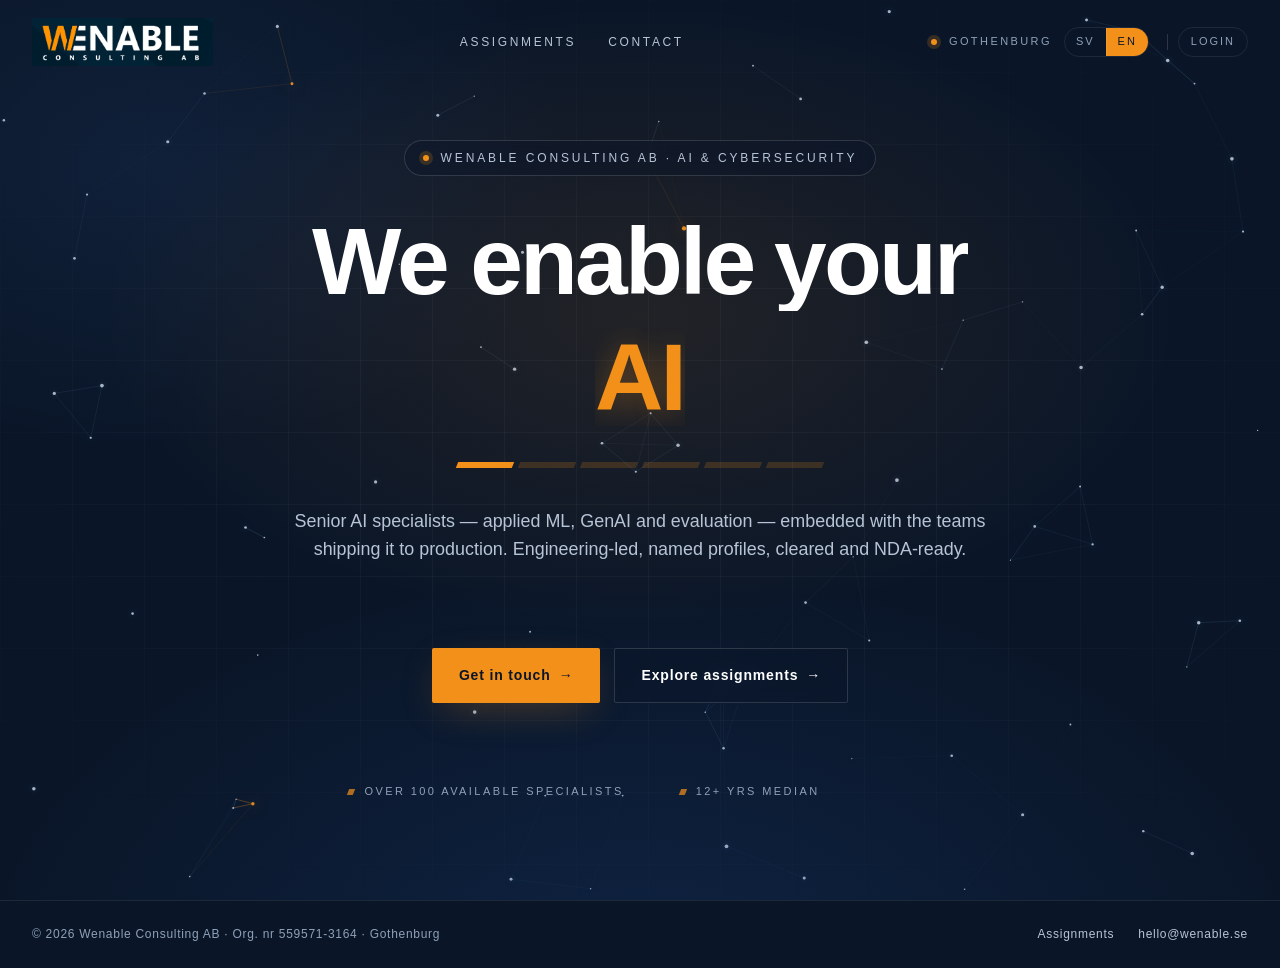
<file: index.html>
<!doctype html>
<html lang="en">
<head>
<meta charset="utf-8" />
<meta name="viewport" content="width=device-width, initial-scale=1" />
<meta name="referrer" content="strict-origin-when-cross-origin">
<link rel="icon" href="/favicon.ico" sizes="any">
<link rel="icon" type="image/png" sizes="32x32" href="/assets/favicon/favicon-32x32.png">
<link rel="icon" type="image/png" sizes="16x16" href="/assets/favicon/favicon-16x16.png">
<link rel="apple-touch-icon" href="/assets/favicon/apple-touch-icon.png">
<link rel="manifest" href="/assets/favicon/site.webmanifest">
<title>Wenable Consulting AB — Specialist consultants in AI &amp; cybersecurity</title>
<link rel="stylesheet" href="assets/wenable.css">
<style>
html, body { height: 100%; }
body {
  display: flex;
  flex-direction: column;
  min-height: 100vh;
  overflow-x: hidden;
}

/* NAV — minimal, transparent over hero */
.home-nav {
  position: absolute;
  top: 0; left: 0; right: 0;
  z-index: 20;
  background: transparent;
  border-bottom: 1px solid transparent;
  backdrop-filter: none;
  -webkit-backdrop-filter: none;
}
.home-nav .nav-inner { height: 84px; }
.home-nav .nav-links { gap: 32px; }
.home-nav .nav-links a {
  font-size: 12px;
  letter-spacing: 0.22em;
  text-transform: uppercase;
  color: var(--muted-2);
  transition: color .2s;
}
.home-nav .nav-links a:hover { color: var(--ink); }
.home-nav .nav-meta {
  font-size: 11px; letter-spacing: 0.22em; text-transform: uppercase;
  color: var(--muted);
  display: inline-flex; align-items: center; gap: 12px;
}
.home-nav .nav-meta .pulse {
  width: 6px; height: 6px; border-radius: 50%;
  background: var(--orange);
  box-shadow: 0 0 0 4px rgba(243,144,25,0.18);
}

/* HERO */
.home-hero {
  position: relative;
  flex: 1;
  min-height: 100vh;
  display: flex;
  align-items: center;       /* fallback för äldre webbläsare */
  align-items: safe center;  /* låg skärm: toppjustera i st.f. att svämma upp bakom menyn */
  justify-content: center;
  text-align: center;
  isolation: isolate;
  padding: 120px 24px 80px;
}

/* canvas background */
#bg-canvas {
  position: absolute;
  inset: 0;
  width: 100%;
  height: 100%;
  z-index: -2;
  display: block;
}

/* layered ambient glow */
.bg-glow {
  position: absolute; inset: 0; z-index: -1;
  background:
    radial-gradient(900px 520px at 50% 35%, rgba(243,144,25,0.10), transparent 60%),
    radial-gradient(1100px 700px at 50% 110%, rgba(28,80,160,0.22), transparent 60%),
    radial-gradient(700px 480px at 12% 18%, rgba(80,150,255,0.08), transparent 60%);
  pointer-events: none;
}

/* grid wash */
.bg-grid {
  position: absolute; inset: 0; z-index: -1;
  background-image:
    linear-gradient(rgba(255,255,255,0.035) 1px, transparent 1px),
    linear-gradient(90deg, rgba(255,255,255,0.035) 1px, transparent 1px);
  background-size: 72px 72px;
  mask-image: radial-gradient(ellipse 80% 70% at 50% 50%, #000 30%, transparent 85%);
  -webkit-mask-image: radial-gradient(ellipse 80% 70% at 50% 50%, #000 30%, transparent 85%);
  pointer-events: none;
}

.hero-inner {
  position: relative;
  max-width: 1080px;
  width: 100%;
}

.hero-eyebrow {
  display: inline-flex; align-items: center; gap: 12px;
  border: 1px solid var(--line-2);
  border-radius: 999px;
  padding: 8px 18px;
  font-size: 12px; letter-spacing: 0.24em; text-transform: uppercase;
  color: var(--muted-2);
  margin-bottom: 36px;
  background: rgba(10,22,40,0.4);
  backdrop-filter: blur(8px);
  -webkit-backdrop-filter: blur(8px);
}
.hero-eyebrow .dot {
  width: 6px; height: 6px; border-radius: 50%;
  background: var(--orange); box-shadow: 0 0 0 4px rgba(243,144,25,0.18);
}

/* rotating headline — two lines, dynamic word centered below */
.headline {
  font-weight: 700;
  font-size: clamp(44px, 7.4vw, 104px);
  line-height: 1.04;
  letter-spacing: -0.03em;
  margin: 0;
  display: flex;
  flex-direction: column;
  align-items: center;
  justify-content: center;
  text-align: center;
  color: var(--ink);
}
.headline .static-line {
  display: inline-flex;
  align-items: baseline;
  justify-content: center;
  gap: 0.22em;
  white-space: nowrap;
  transition: gap .35s ease;
}
.headline .static-line.is-tight { gap: 0; }
.headline .prefix    { color: var(--ink); }
.headline .connector {
  color: var(--ink);
  display: inline-block;
  transition: opacity .35s ease, max-width .35s ease, margin .35s ease;
  overflow: hidden;
}
.headline .connector.is-fading { opacity: 0; }
.headline .connector.is-hidden {
  opacity: 0;
  max-width: 0;
  margin-left: -0.22em;
}

.headline .swap-line {
  position: relative;
  display: block;
  margin-top: 0.18em;
  /* reserve vertical space so the line never collapses during the swap */
  min-height: 1.04em;
  overflow: hidden;
}
.headline .swap {
  display: inline-block;
  color: var(--orange);
  text-shadow: 0 4px 32px rgba(243,144,25,0.35);
  white-space: nowrap;
  will-change: transform, opacity;
}
.headline .swap.is-shout {
  text-transform: uppercase;
  letter-spacing: -0.01em;
}
.headline .swap.is-out {
  animation: swapOut .42s cubic-bezier(.55,.05,.55,.05) forwards;
}
.headline .swap.is-in {
  animation: swapIn .5s cubic-bezier(.2,.7,.25,1) forwards;
}
@keyframes swapOut {
  0%   { transform: translateY(0);     opacity: 1; }
  100% { transform: translateY(-44%);  opacity: 0; }
}
@keyframes swapIn {
  0%   { transform: translateY(44%);   opacity: 0; }
  100% { transform: translateY(0);     opacity: 1; }
}

/* underline accent that ticks with the swap */
.headline-underline {
  margin: 36px auto 0;
  display: flex;
  gap: 6px;
  justify-content: center;
}
.headline-underline .bar {
  width: 56px; height: 6px; background: var(--orange);
  transform: skewX(-22deg);
  opacity: 0.18;
  transition: opacity .4s;
}
.headline-underline .bar.on { opacity: 1; }

.hero-lede {
  margin: 40px auto 0;
  max-width: 760px;
  font-size: clamp(16px, 1.4vw, 19px);
  color: var(--muted-2);
  line-height: 1.55;
  min-height: 4.65em;
  transition: opacity .32s ease;
}
.hero-lede.is-fading { opacity: 0; }
@media (prefers-reduced-motion: reduce) {
  .hero-lede { transition: none; }
}

/* CTA row */
.hero-cta {
  margin: 56px auto 0;
  display: flex;
  flex-wrap: wrap;
  justify-content: center;
  gap: 14px;
}
.hero-cta .btn {
  padding: 16px 26px;
  font-size: 14px;
  letter-spacing: 0.06em;
}
.hero-cta .btn-primary { box-shadow: 0 12px 40px -12px var(--orange-shadow); }
.hero-cta .btn-ghost {
  background: rgba(10,22,40,0.4);
  backdrop-filter: blur(8px);
  -webkit-backdrop-filter: blur(8px);
}

/* tagline strip below CTAs */
.hero-strip {
  margin: 80px auto 0;
  display: grid;
  grid-template-columns: repeat(4, auto);
  justify-content: center;
  gap: 56px;
  font-size: 11px;
  letter-spacing: 0.22em;
  text-transform: uppercase;
  color: var(--muted);
}
.hero-strip .it { display: inline-flex; align-items: center; gap: 10px; }
.hero-strip .it::before {
  content: ""; width: 6px; height: 6px;
  background: var(--orange); opacity: 0.7;
  transform: skewX(-22deg);
}

/* scroll cue */
.scroll-cue {
  position: absolute;
  left: 50%; bottom: 28px;
  transform: translateX(-50%);
  font-size: 10px; letter-spacing: 0.32em; text-transform: uppercase;
  color: var(--muted);
  display: inline-flex; align-items: center; gap: 12px;
  pointer-events: none;
}
.scroll-cue::after {
  content: ""; width: 1px; height: 26px;
  background: linear-gradient(to bottom, var(--muted), transparent);
  animation: cueDrop 2.4s ease-in-out infinite;
}
@keyframes cueDrop {
  0%, 100% { transform: scaleY(0.4); transform-origin: top; opacity: 0.4; }
  50%      { transform: scaleY(1); opacity: 1; }
}

/* foot */
.home-foot {
  border-top: 1px solid var(--line);
  padding: 24px 0;
  font-size: 12px; color: var(--muted);
  letter-spacing: 0.06em;
  background: rgba(10,22,40,0.6);
  position: relative;
  z-index: 5;
}
.home-foot .wrap {
  display: flex; justify-content: space-between; align-items: center;
  flex-wrap: wrap; gap: 16px;
}
.home-foot a { color: var(--muted-2); transition: color .2s; }
.home-foot a:hover { color: var(--orange); }
.home-foot .ff-links { display: flex; gap: 24px; }

@media (max-width: 960px) {
  .home-nav .nav-links { display: none; }
  .home-nav .nav-meta  { display: none; }
  .hero-strip { grid-template-columns: repeat(2, auto); gap: 16px 32px; }
  .hero-cta .btn { padding: 14px 20px; }
  .home-hero { padding-top: 100px; }
}

@media (prefers-reduced-motion: reduce) {
  .headline .swap.is-out, .headline .swap.is-in { animation: none !important; }
  #bg-canvas { display: none; }
}
</style>
</head>
<body>

<!-- NAV -->
<template id="__bundler_thumbnail" data-bg-color="#0A1628">
  <svg viewBox="0 0 1200 800" xmlns="http://www.w3.org/2000/svg">
    <rect width="1200" height="800" fill="#0A1628"/>
    <!-- W -->
    <path d="M300 270 L360 530 L430 360 L500 530 L560 270 L505 270 L468 430 L430 320 L392 430 L355 270 Z" fill="#F39019"/>
    <!-- E (slanted bars) -->
    <g fill="#FFFFFF">
      <path d="M650 270 L860 270 L848 318 L638 318 Z"/>
      <path d="M632 376 L818 376 L806 424 L620 424 Z"/>
      <path d="M614 482 L860 482 L848 530 L602 530 Z"/>
    </g>
  </svg>
</template>

<header class="nav home-nav">
  <div class="wrap nav-inner">
    <a href="index.html" class="logo-link" aria-label="Wenable Consulting AB — home">
      <img src="assets/wenable-logo-full.png" alt="Wenable Consulting AB" class="logo-full">
    </a>
    <nav class="nav-links" aria-label="Primary">
      <a href="For Clients.html" class="auth-gated" data-sv="Våra tjänster">Our Services</a>
      <a href="For Consultants.html" class="auth-gated" data-sv="För specialister">For Specialists</a>
      <a href="assignments.html" data-sv="Uppdrag">Assignments</a>
      <a href="Wenable are us.html" class="auth-gated" data-sv="Wenable är vi">Wenable are us</a>
      <a href="mailto:hello&#64;wenable.se" data-sv="Kontakt">Contact</a>
    </nav>
    <div class="nav-meta">
      <span class="pulse" aria-hidden="true"></span>
      <span data-sv="Göteborg">Gothenburg</span>
      <div class="lang-switch" role="group" aria-label="Language / Språk">
        <button type="button" data-lang-btn="sv">SV</button>
        <button type="button" data-lang-btn="en">EN</button>
      </div>
    </div>
  </div>
</header>

<!-- HERO -->
<main class="home-hero">
  <canvas id="bg-canvas" aria-hidden="true"></canvas>
  <div class="bg-glow" aria-hidden="true"></div>
  <div class="bg-grid" aria-hidden="true"></div>

  <div class="hero-inner">
    <div class="hero-eyebrow"><span class="dot"></span><span data-sv="Wenable Consulting AB &middot; AI &amp; Cybersäkerhet">Wenable Consulting AB &middot; AI &amp; Cybersecurity</span></div>

    <h1 class="headline" aria-live="polite">
      <span class="static-line">
        <span class="prefix">We enable</span>
        <span class="connector" id="connector">your</span>
      </span>
      <span class="swap-line"><span class="swap" id="swap">AI</span></span>
    </h1>

    <div class="headline-underline" aria-hidden="true">
      <span class="bar" data-i="0"></span>
      <span class="bar" data-i="1"></span>
      <span class="bar" data-i="2"></span>
      <span class="bar" data-i="3"></span>
      <span class="bar" data-i="4"></span>
      <span class="bar" data-i="5"></span>
    </div>

    <p class="hero-lede" id="hero-lede">
      Senior AI specialists — applied ML, GenAI and evaluation — embedded with the teams
      shipping it to production. Engineering-led, named profiles, cleared and NDA-ready.
    </p>

    <div class="hero-cta">
      <a class="btn btn-primary" href="mailto:hello&#64;wenable.se" data-sv="Kontakta oss <span class=&quot;arr&quot;>→</span>">Get in touch <span class="arr">→</span></a>
      <a class="btn btn-ghost" href="assignments.html" data-sv="Utforska uppdrag <span class=&quot;arr&quot;>→</span>">Explore assignments <span class="arr">→</span></a>
      <a class="btn btn-ghost auth-gated" href="For Clients.html" data-sv="Utforska tjänster <span class=&quot;arr&quot;>→</span>">Explore services <span class="arr">→</span></a>
    </div>

    <div class="hero-strip">
      <span class="it" data-sv="över 100 tillgängliga specialister">over 100 available specialists</span>
      <span class="it" data-sv="12+ års medianerfarenhet">12+ yrs median</span>
    </div>
  </div>

</main>

<!-- FOOTER -->
<footer class="home-foot">
  <div class="wrap">
    <div data-sv="© 2026 Wenable Consulting AB · Org.nr 559571-3164 · Göteborg">© 2026 Wenable Consulting AB · Org. nr 559571-3164 · Gothenburg</div>
    <div class="ff-links">
      <a href="assignments.html" data-sv="Uppdrag">Assignments</a>
      <a href="mailto:hello&#64;wenable.se">hello@wenable.se</a>
    </div>
  </div>
</footer>

<script src="assets/i18n.js"></script>
<script src="assets/admin.js"></script>
<script>
(function () {
  // -------- Rotating headline --------
  // Each phrase has an English (en) and Swedish (sv) variant:
  //  prefix    — the white words before the rotating orange word
  //  connector — the white word after the prefix (null hides it)
  //  word      — the orange rotating word
  //  lede      — the supporting paragraph below the headline
  //  shout     — render the orange word in uppercase
  // The final phrase ("you!") intentionally stays English in both languages.
  var phrases = [
    { sv: { prefix: "Vi förverkligar", connector: "din", word: "AI",
            lede: "Seniora AI-specialister – tillämpad ML, GenAI och utvärdering – som sitter tillsammans med teamen som sätter det i produktion. Ingenjörsdrivet, namngivna profiler, säkerhetsprövade och klara för NDA." },
      en: { prefix: "We enable", connector: "your", word: "AI",
            lede: "Senior AI specialists — applied ML, GenAI and evaluation — embedded with the teams shipping it to production. Engineering-led, named profiles, cleared and NDA-ready." } },
    { sv: { prefix: "Vi förverkligar", connector: "din", word: "cybersäkerhet",
            lede: "Meriterade specialister inom offensiv säkerhet, defensiv säkerhet och styrning, placerade i din miljö där risken faktiskt finns. Säkerhetsprövade och klara för NDA." },
      en: { prefix: "We enable", connector: "your", word: "cyber security",
            lede: "Offensive, defensive and governance specialists who've earned the credentials — placed inside your environment, on the risk that actually matters. Cleared and NDA-ready." } },
    { sv: { prefix: "Vi förverkligar", connector: "dina", word: "produkter",
            lede: "Seniora produkt- och utvecklingsprofiler som gör en roadmap till något användarna faktiskt får i handen. Från idé till lansering, samma personer som du fick förtroende för, hela vägen in i mål." },
      en: { prefix: "We enable", connector: "your", word: "products",
            lede: "Senior product and engineering minds who turn a roadmap into something users actually get. From discovery to launch, owned by the people you met in the pitch." } },
    { sv: { prefix: "Vi förverkligar", connector: "din", word: "utveckling",
            lede: "Pragmatiska, seniora ingenjörer för bygget som måste hålla – arkitektur, leverans och det utmanande integrationsarbetet. Inga ersättningar av personer under resans gång." },
      en: { prefix: "We enable", connector: "your", word: "development",
            lede: "Hands-on senior engineers for the build that has to hold — architecture, delivery and the hard integration work. No bench, no bait-and-switch." } },
    { sv: { prefix: "Vi förverkligar", connector: "din", word: "strategi",
            lede: "Oberoende seniora rådgivare för de besluten som kan vara kostsamma – målarkitektur, leverantörsval och AI- och säkerhetsstrategier du kan stå för." },
      en: { prefix: "We enable", connector: "your", word: "strategy",
            lede: "Independent senior advisors for the decisions that are expensive to get wrong — target architecture, vendor selection, and AI and security roadmaps you can defend." } },
    { shout: true,
      sv: { prefix: "Vi förverkligar", connector: null, word: "dig!",
            lede: "Vad du än vill göra möjligt härnäst, matchar vi dig med den seniora specialisten som redan gjort det – namngiven, ansvarig och redo att börja. Det är vårt löfte." },
      en: { prefix: "We enable", connector: null, word: "you!",
            lede: "Whatever you're enabling next, we pair you with the senior specialist who has done it before — named, accountable and ready to start. That's the whole offering." } }
  ];
  function L(idx) {
    var lng = (window.WenableLang && window.WenableLang.get()) || "en";
    return phrases[idx][lng] || phrases[idx].en;
  }
  var swapEl      = document.getElementById("swap");
  var connectorEl = document.getElementById("connector");
  var prefixEl    = document.querySelector(".headline .prefix");
  var ledeEl      = document.getElementById("hero-lede");
  var staticLineEl = document.querySelector(".headline .static-line");
  var bars = document.querySelectorAll(".headline-underline .bar");
  var i = 0;

  function setActiveBar(idx) {
    bars.forEach(function (b) {
      b.classList.toggle("on", parseInt(b.dataset.i, 10) === idx);
    });
  }
  setActiveBar(0);
  applyPhrase(0);

  var reduced = window.matchMedia && window.matchMedia("(prefers-reduced-motion: reduce)").matches;

  function applyPhrase(idx) {
    var p = L(idx);
    prefixEl.textContent = p.prefix;
    swapEl.textContent = p.word;
    swapEl.classList.toggle("is-shout", !!phrases[idx].shout);
    if (p.lede) ledeEl.textContent = p.lede;
    if (p.connector) {
      connectorEl.textContent = p.connector;
      connectorEl.classList.remove("is-hidden");
      staticLineEl.classList.remove("is-tight");
    } else {
      connectorEl.classList.add("is-hidden");
      staticLineEl.classList.add("is-tight");
    }
  }

  // Re-render the current phrase when the language is switched.
  window.addEventListener("wenable:langchange", function () { applyPhrase(i); });

  function rotate() {
    var next = (i + 1) % phrases.length;
    var prev = L(i);
    var nxt  = L(next);
    var connectorChanges = prev.connector !== nxt.connector;

    if (reduced) {
      applyPhrase(next);
      i = next;
      setActiveBar(i);
      return;
    }
    swapEl.classList.remove("is-in");
    swapEl.classList.add("is-out");
    if (connectorChanges) connectorEl.classList.add("is-fading");
    ledeEl.classList.add("is-fading");

    setTimeout(function () {
      applyPhrase(next);
      swapEl.classList.remove("is-out");
      swapEl.classList.add("is-in");
      ledeEl.classList.remove("is-fading");
      if (connectorChanges) {
        requestAnimationFrame(function () {
          connectorEl.classList.remove("is-fading");
        });
      }
      i = next;
      setActiveBar(i);
    }, 420);
  }
  setInterval(rotate, 5000);

  // -------- Animated network background --------
  if (reduced) return;
  var canvas = document.getElementById("bg-canvas");
  var ctx = canvas.getContext("2d");
  var dpr = Math.min(window.devicePixelRatio || 1, 2);
  var W = 0, H = 0;
  var nodes = [];
  var NODE_COUNT, MAX_DIST;

  function resize() {
    W = canvas.clientWidth = window.innerWidth;
    H = canvas.clientHeight = window.innerHeight;
    canvas.width = W * dpr;
    canvas.height = H * dpr;
    ctx.setTransform(dpr, 0, 0, dpr, 0, 0);

    var area = W * H;
    NODE_COUNT = Math.max(60, Math.min(160, Math.round(area / 14000)));
    MAX_DIST = Math.min(W, H) * 0.18;
    if (MAX_DIST < 140) MAX_DIST = 140;
    if (MAX_DIST > 240) MAX_DIST = 240;

    nodes = [];
    for (var k = 0; k < NODE_COUNT; k++) {
      var ang = Math.random() * Math.PI * 2;
      var speed = 0.10 + Math.random() * 0.18;
      nodes.push({
        x: Math.random() * W,
        y: Math.random() * H,
        vx: Math.cos(ang) * speed,
        vy: Math.sin(ang) * speed,
        r: Math.random() * 1.3 + 0.6,
        hot: Math.random() < 0.07
      });
    }
  }
  window.addEventListener("resize", resize);
  resize();

  function tick() {
    ctx.clearRect(0, 0, W, H);

    // update node positions — steady linear drift with edge wrap.
    // No cursor attraction, no clustering: keeps a uniform field with no zoom feel.
    for (var n = 0; n < nodes.length; n++) {
      var p = nodes[n];
      p.x += p.vx;
      p.y += p.vy;
      if (p.x < -20) p.x = W + 20;
      if (p.x > W + 20) p.x = -20;
      if (p.y < -20) p.y = H + 20;
      if (p.y > H + 20) p.y = -20;
    }

    // edges
    for (var i2 = 0; i2 < nodes.length; i2++) {
      var a = nodes[i2];
      for (var j = i2 + 1; j < nodes.length; j++) {
        var b = nodes[j];
        var ddx = a.x - b.x, ddy = a.y - b.y;
        var d2 = ddx * ddx + ddy * ddy;
        if (d2 < MAX_DIST * MAX_DIST) {
          var d = Math.sqrt(d2);
          var t = 1 - d / MAX_DIST;
          var alpha = t * t * 0.55;
          var hot = a.hot || b.hot;
          ctx.strokeStyle = hot
            ? "rgba(243,144,25," + (alpha * 0.85).toFixed(3) + ")"
            : "rgba(143,195,255," + (alpha * 0.55).toFixed(3) + ")";
          ctx.lineWidth = hot ? 0.9 : 0.6;
          ctx.beginPath();
          ctx.moveTo(a.x, a.y);
          ctx.lineTo(b.x, b.y);
          ctx.stroke();
        }
      }
    }

    // nodes on top
    for (var m = 0; m < nodes.length; m++) {
      var p2 = nodes[m];
      if (p2.hot) {
        ctx.fillStyle = "rgba(243,144,25,0.95)";
        ctx.shadowBlur = 14;
        ctx.shadowColor = "rgba(243,144,25,0.7)";
      } else {
        ctx.fillStyle = "rgba(220,232,248,0.75)";
        ctx.shadowBlur = 6;
        ctx.shadowColor = "rgba(160,200,255,0.35)";
      }
      ctx.beginPath();
      ctx.arc(p2.x, p2.y, p2.r + (p2.hot ? 0.8 : 0), 0, Math.PI * 2);
      ctx.fill();
    }
    ctx.shadowBlur = 0;

    requestAnimationFrame(tick);
  }
  requestAnimationFrame(tick);
})();
</script>

</body>
</html>
</file>
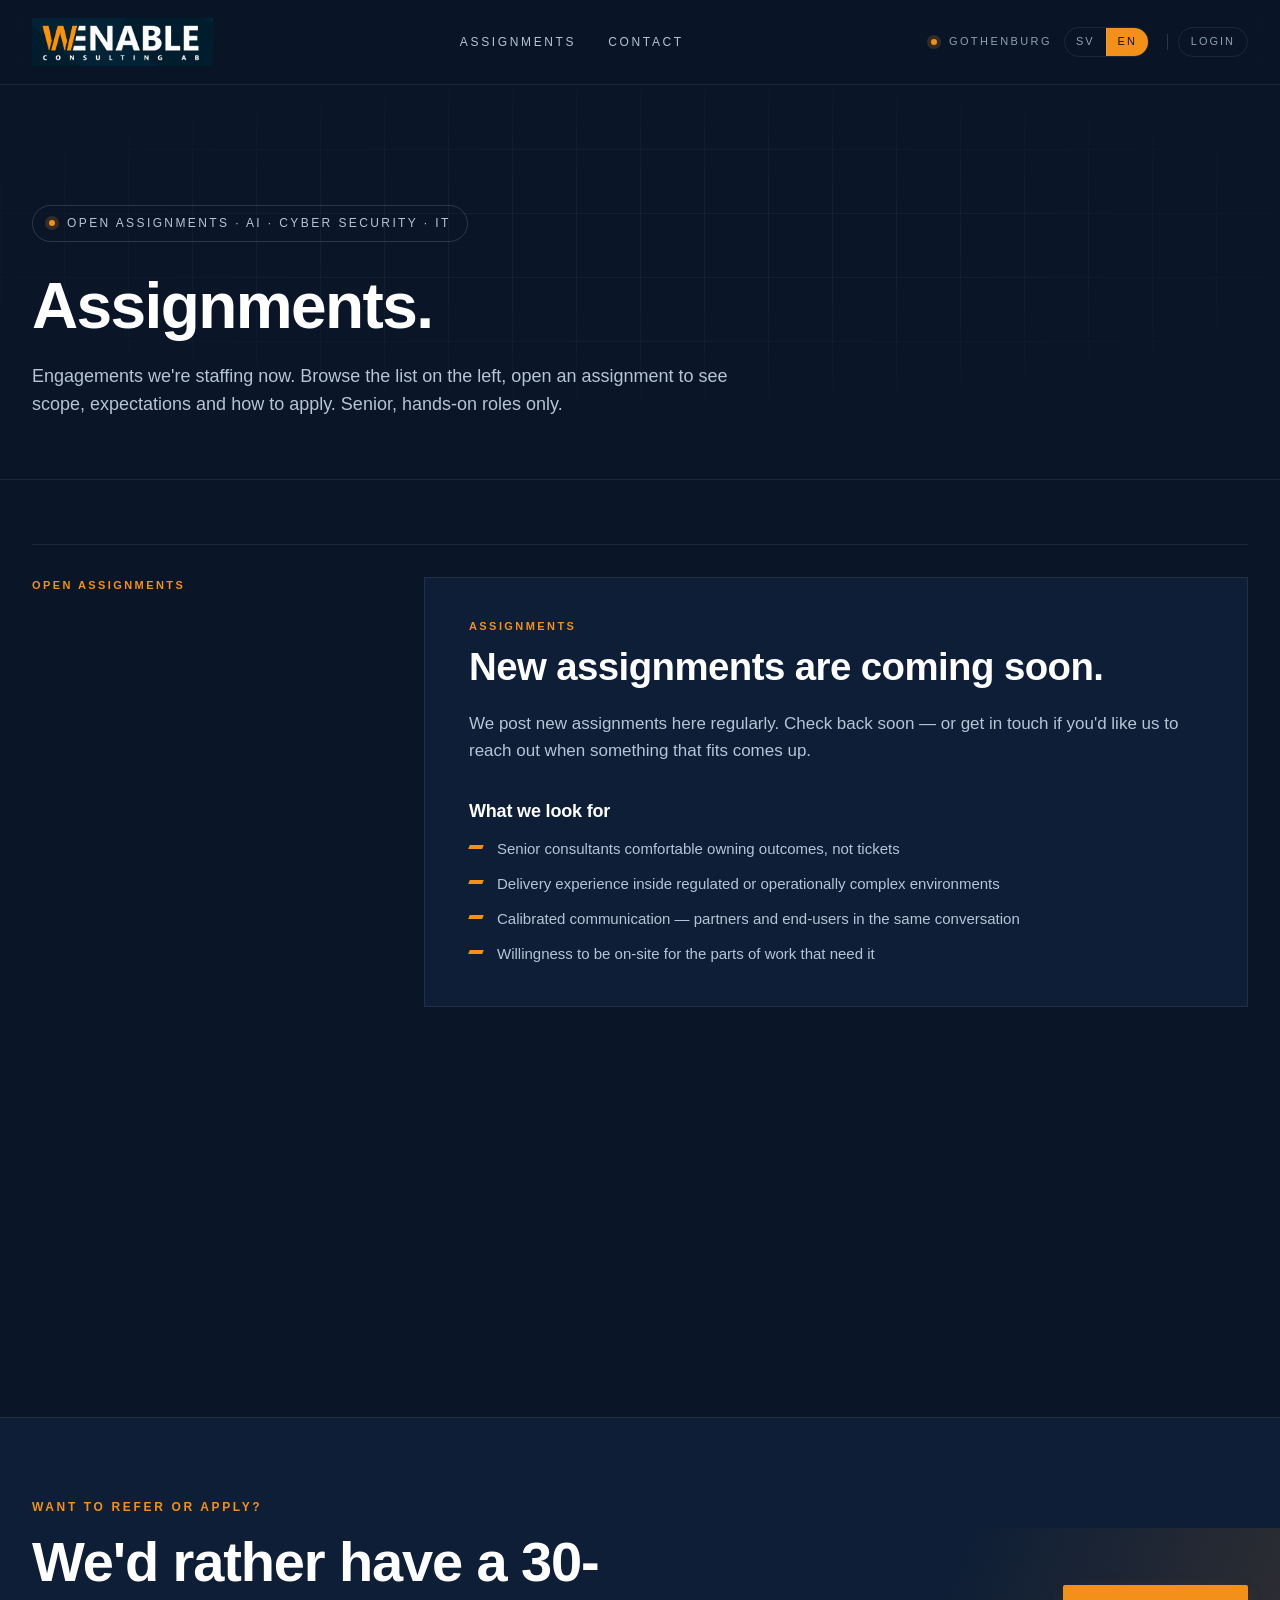
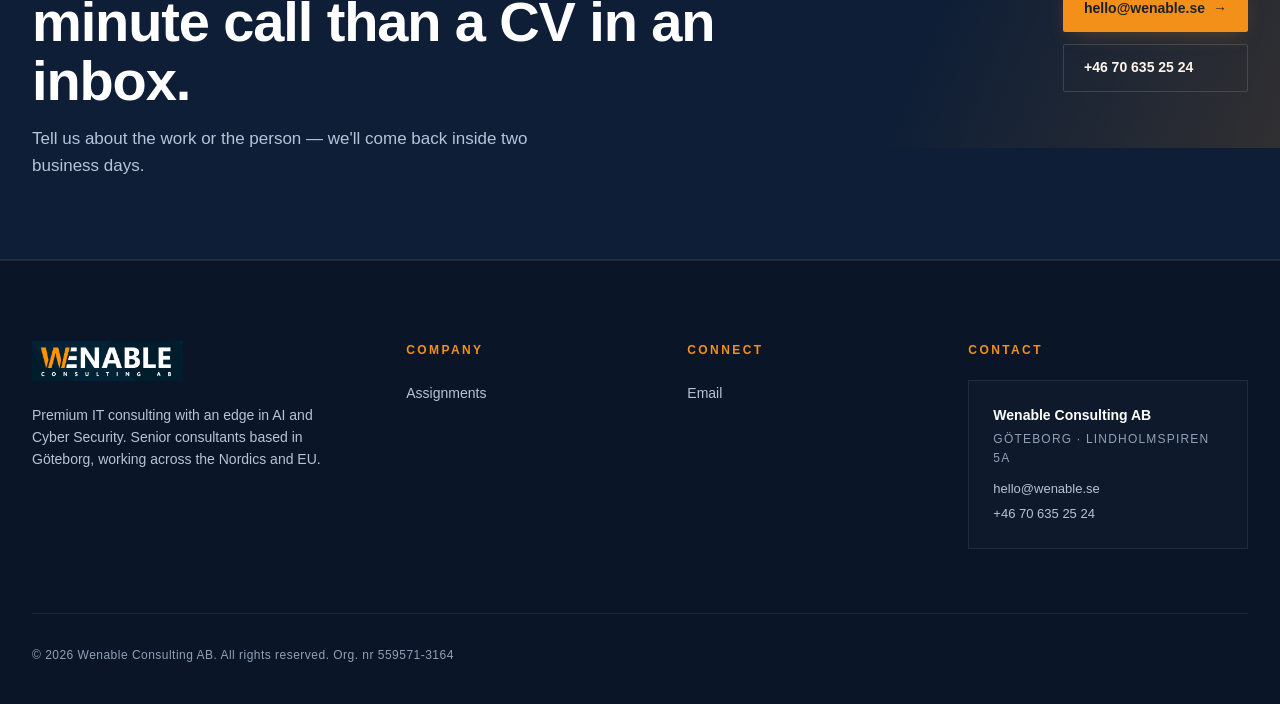
<file: assignments.html>
<!doctype html>
<html lang="en">
<head>
<meta charset="utf-8" />
<meta name="viewport" content="width=device-width, initial-scale=1" />
<meta http-equiv="Content-Security-Policy" content="default-src 'self'; img-src 'self' data:; style-src 'self' 'unsafe-inline'; script-src 'self'; connect-src 'self' https://*.supabase.co wss://*.supabase.co; base-uri 'self'; form-action 'self'; frame-ancestors 'self'">
<meta name="referrer" content="strict-origin-when-cross-origin">
<link rel="icon" href="/favicon.ico" sizes="any">
<link rel="icon" type="image/png" sizes="32x32" href="/assets/favicon/favicon-32x32.png">
<link rel="icon" type="image/png" sizes="16x16" href="/assets/favicon/favicon-16x16.png">
<link rel="apple-touch-icon" href="/assets/favicon/apple-touch-icon.png">
<link rel="manifest" href="/assets/favicon/site.webmanifest">
<title>Uppdrag — Wenable Consulting AB</title>
<style>
:root {
  --bg: #0A1628;
  --bg-2: #0E1E36;
  --bg-3: #122847;
  --line: rgba(255,255,255,0.08);
  --line-2: rgba(255,255,255,0.14);
  --ink: #FFFFFF;
  --muted: #8FA0B8;
  --muted-2: #B6C4D6;
  --orange: #F39019;
  --orange-2: #FFA94B;
  --orange-shadow: rgba(243,144,25,0.35);
}
* { box-sizing: border-box; }
html, body { margin: 0; padding: 0; background: var(--bg); color: var(--ink); }
html { scroll-behavior: smooth; }
body {
  font-family: "Segoe UI", "Segoe UI Web (West European)", -apple-system, BlinkMacSystemFont, Tahoma, Geneva, Verdana, sans-serif;
  font-size: 17px;
  line-height: 1.55;
  -webkit-font-smoothing: antialiased;
  text-rendering: optimizeLegibility;
  overflow-x: hidden;
}
a { color: inherit; text-decoration: none; }
img { display: block; max-width: 100%; }
button { font-family: inherit; }
::selection { background: var(--orange); color: var(--bg); }

.wrap { max-width: 1280px; margin: 0 auto; padding: 0 32px; }
.eyebrow {
  text-transform: uppercase;
  letter-spacing: 0.22em;
  font-size: 12px;
  color: var(--orange);
  font-weight: 600;
}
h1, h2, h3, h4 { font-weight: 700; letter-spacing: -0.01em; margin: 0; }
h1 { font-size: clamp(40px, 6.2vw, 84px); line-height: 1.02; letter-spacing: -0.025em; }
h2 { font-size: clamp(32px, 4.4vw, 56px); line-height: 1.06; letter-spacing: -0.02em; }
h3 { font-size: 22px; line-height: 1.25; }
p { margin: 0; color: var(--muted-2); }

.mt-16 { margin-top: 16px; }
.mt-24 { margin-top: 24px; }
.mt-36 { margin-top: 36px; }
.mw-560 { max-width: 560px; }
.mw-720 { max-width: 720px; }
.spacer-120 { margin-top: 120px; }

/* nav */
.nav {
  position: sticky; top: 0; z-index: 50;
  backdrop-filter: blur(14px);
  -webkit-backdrop-filter: blur(14px);
  background: rgba(10,22,40,0.78);
  border-bottom: 1px solid var(--line);
}
.nav-inner {
  display: flex; align-items: center; justify-content: space-between;
  height: 84px;
  gap: 32px;
}
.logo-link { display: inline-flex; align-items: center; }
.logo-full { height: 48px; width: auto; }
.logo-full.small { height: 40px; }
.nav-links { display: flex; gap: 32px; align-items: center; }
.nav-links a {
  font-size: 12px;
  letter-spacing: 0.22em;
  text-transform: uppercase;
  color: var(--muted-2);
  transition: color .2s;
  position: relative;
  padding: 4px 0;
}
.nav-links a:hover { color: var(--ink); }
.nav-links a:hover::after {
  content: ""; position: absolute; left: 0; right: 0; bottom: -2px;
  height: 2px; background: var(--orange);
}
.nav-meta {
  font-size: 11px; letter-spacing: 0.22em; text-transform: uppercase;
  color: var(--muted);
  display: inline-flex; align-items: center; gap: 12px;
}
.nav-meta .pulse {
  width: 6px; height: 6px; border-radius: 50%;
  background: var(--orange);
  box-shadow: 0 0 0 4px rgba(243,144,25,0.18);
}

/* language switch */
.lang-switch {
  display: inline-flex;
  border: 1px solid var(--line);
  border-radius: 999px;
  overflow: hidden;
}
.lang-switch button {
  font: inherit;
  font-size: 11px;
  letter-spacing: 0.18em;
  text-transform: uppercase;
  padding: 5px 11px;
  background: transparent;
  color: var(--muted);
  border: 0;
  cursor: pointer;
  transition: background .2s, color .2s;
}
.lang-switch button + button { border-left: 1px solid var(--line); }
.lang-switch button.active { background: var(--orange); color: #0a1628; }
.lang-switch button:not(.active):hover { color: var(--ink); }
@media (max-width: 960px) {
  .nav-meta { display: none; }
}

.btn {
  display: inline-flex; align-items: center; gap: 8px;
  padding: 12px 20px;
  border-radius: 2px;
  font-size: 14px; font-weight: 600;
  cursor: pointer;
  border: 1px solid transparent;
  transition: transform .15s, background .2s, color .2s, border-color .2s;
}
.btn-primary {
  background: var(--orange); color: var(--bg);
  box-shadow: 0 6px 22px -8px var(--orange-shadow);
}
.btn-primary:hover { background: var(--orange-2); transform: translateY(-1px); }
.btn-ghost {
  background: transparent; color: var(--ink);
  border-color: var(--line-2);
}
.btn-ghost:hover { border-color: var(--orange); color: var(--orange); }
.btn .arr { transition: transform .2s; }
.btn:hover .arr { transform: translateX(3px); }

/* hero */
.hero {
  position: relative; overflow: hidden;
  padding: 120px 0 140px;
}
.hero::before {
  content: "";
  position: absolute; inset: 0;
  background:
    radial-gradient(700px 420px at 80% 30%, rgba(243,144,25,0.10), transparent 60%),
    radial-gradient(900px 600px at 10% 90%, rgba(243,144,25,0.05), transparent 60%);
  pointer-events: none;
}
.grid-bg {
  position: absolute; inset: 0;
  background-image:
    linear-gradient(rgba(255,255,255,0.04) 1px, transparent 1px),
    linear-gradient(90deg, rgba(255,255,255,0.04) 1px, transparent 1px);
  background-size: 64px 64px;
  mask-image: radial-gradient(ellipse 80% 60% at 50% 40%, #000 30%, transparent 80%);
  -webkit-mask-image: radial-gradient(ellipse 80% 60% at 50% 40%, #000 30%, transparent 80%);
  pointer-events: none;
}
.hero-content { position: relative; }
.hero-eyebrow {
  display: inline-flex; align-items: center; gap: 12px;
  border: 1px solid var(--line-2);
  border-radius: 999px;
  padding: 8px 16px;
  font-size: 12px; letter-spacing: 0.2em; text-transform: uppercase;
  color: var(--muted-2);
  margin-bottom: 32px;
}
.hero-eyebrow .dot {
  width: 6px; height: 6px; border-radius: 50%;
  background: var(--orange); box-shadow: 0 0 0 4px rgba(243,144,25,0.18);
}
.hero h1 .accent { color: var(--orange); }
.hero h1 .slash {
  display: inline-block;
  width: 0.5em; height: 0.85em;
  background: var(--orange);
  transform: skewX(-14deg);
  margin: 0 0.06em -0.04em 0.04em;
  vertical-align: -0.04em;
}
.hero-lede {
  margin-top: 28px;
  max-width: 720px;
  font-size: 19px;
  color: var(--muted-2);
}
.hero-cta { display: flex; gap: 14px; margin-top: 44px; flex-wrap: wrap; }
.hero-meta {
  display: grid;
  grid-template-columns: repeat(4, 1fr);
  gap: 32px;
  margin-top: 96px;
  padding-top: 32px;
  border-top: 1px solid var(--line);
  position: relative;
}
.hero-meta .stat .k { font-size: 32px; font-weight: 700; letter-spacing: -0.02em; }
.hero-meta .stat .k .accent { color: var(--orange); }
.hero-meta .stat .v { font-size: 13px; color: var(--muted); margin-top: 4px; }

.ribbon-row { display: flex; gap: 6px; margin-top: 40px; }
.ribbon-row .bar {
  width: 64px; height: 12px; background: var(--orange);
  transform: skewX(-22deg);
  transform-origin: bottom left;
  opacity: 0.95;
}
.ribbon-row .bar:nth-child(2) { opacity: 0.7; }
.ribbon-row .bar:nth-child(3) { opacity: 0.45; }
.ribbon-row .bar:nth-child(4) { opacity: 0.22; }

/* section */
section { position: relative; }
.section { padding: 120px 0; border-top: 1px solid var(--line); }
.section-head {
  display: grid;
  grid-template-columns: 1fr 1.2fr;
  gap: 48px;
  align-items: end;
  margin-bottom: 64px;
}
.section-head p { max-width: 580px; }

/* services */
.services {
  display: grid;
  grid-template-columns: repeat(3, 1fr);
  gap: 24px;
}
.service {
  position: relative;
  background: var(--bg-2);
  border: 1px solid var(--line);
  padding: 32px 28px 36px;
  overflow: hidden;
  transition: transform .25s, border-color .25s, background .25s;
}
.service::before {
  content: "";
  position: absolute; top: 0; left: 0;
  width: 0; height: 4px; background: var(--orange);
  transition: width .3s ease;
}
.service:hover { background: var(--bg-3); border-color: var(--line-2); transform: translateY(-4px); }
.service:hover::before { width: 64px; }
.service-num {
  font-size: 12px; letter-spacing: 0.2em;
  color: var(--orange);
  font-weight: 600;
  margin-bottom: 28px;
}
.service-icon { width: 56px; height: 56px; margin-bottom: 24px; position: relative; }
.service h3 { margin-bottom: 14px; }
.service p { font-size: 15px; color: var(--muted-2); }
.service-tags { margin-top: 24px; display: flex; flex-wrap: wrap; gap: 8px; }
.tag {
  font-size: 11px; letter-spacing: 0.08em;
  padding: 5px 10px;
  border: 1px solid var(--line-2);
  color: var(--muted-2);
  text-transform: uppercase;
}

/* clients */
.clients-section { padding: 80px 0; border-top: 1px solid var(--line); }
.clients-row {
  display: grid;
  grid-template-columns: repeat(6, 1fr);
  gap: 32px;
  align-items: center;
  margin-top: 32px;
}
.client {
  height: 64px;
  border: 1px solid var(--line);
  display: flex; align-items: center; justify-content: center;
  font-weight: 700; letter-spacing: 0.06em;
  color: var(--muted);
  font-size: 14px;
  transition: color .2s, border-color .2s;
}
.client:hover { color: var(--ink); border-color: var(--line-2); }

/* feature row */
.feature {
  display: grid;
  grid-template-columns: 1.1fr 1fr;
  gap: 80px;
  align-items: center;
}
.feature.reverse { grid-template-columns: 1fr 1.1fr; }
.feature.reverse .feature-art { order: -1; }
.feature h2 { margin-bottom: 0; }
.feature p + p { margin-top: 16px; }
.feature-list { margin-top: 32px; padding: 0; display: grid; gap: 16px; }
.feature-list li {
  list-style: none; padding-left: 32px; position: relative;
  font-size: 15px; color: var(--muted-2);
}
.feature-list li::before {
  content: ""; position: absolute; left: 0; top: 8px;
  width: 16px; height: 4px; background: var(--orange);
  transform: skewX(-22deg);
}
.feature-art {
  aspect-ratio: 4/3;
  background: var(--bg-2);
  border: 1px solid var(--line);
  position: relative; overflow: hidden;
}
.art-tile {
  position: relative;
  background: linear-gradient(135deg, #0E1E36, #0A1628);
}
.art-tile svg { width: 100%; height: 100%; display: block; }

.art-process {
  background: linear-gradient(160deg, #0E1E36, #0A1628);
  padding: 32px;
  display: flex; flex-direction: column; gap: 12px;
  justify-content: center;
}
.art-process .step-card {
  border: 1px solid var(--line);
  padding: 16px 20px;
  background: rgba(255,255,255,0.02);
  display: grid;
  grid-template-columns: 32px 1fr auto;
  gap: 14px; align-items: center;
}
.art-process .step-card .n { font-size: 11px; color: var(--orange); letter-spacing: 0.2em; }
.art-process .step-card .t { font-size: 14px; font-weight: 600; }
.art-process .step-card .pct { font-size: 11px; color: var(--muted); letter-spacing: 0.1em; }
.art-process .step-card.active { border-color: var(--orange); background: rgba(243,144,25,0.06); }
.art-process .step-card.active .pct { color: var(--orange); }

/* process / how we work */
.process {
  display: grid;
  grid-template-columns: repeat(3, 1fr);
  gap: 24px;
  counter-reset: step;
}
.step {
  border-top: 2px solid var(--line);
  padding: 28px 0 0;
  position: relative;
  counter-increment: step;
}
.step::before {
  content: "0" counter(step);
  display: block;
  font-size: 12px; letter-spacing: 0.2em; color: var(--orange);
  margin-bottom: 16px; font-weight: 600;
}
.step::after {
  content: "";
  position: absolute; top: -2px; left: 0;
  width: 64px; height: 2px; background: var(--orange);
}
.step h3 { font-size: 26px; margin-bottom: 14px; letter-spacing: -0.01em; }
.step p { font-size: 15px; }
.step-tags { margin-top: 24px; display: flex; flex-wrap: wrap; gap: 6px; }

/* FAQ — pure CSS using <details> */
.faq-list { display: grid; gap: 0; }
.faq-item {
  border-top: 1px solid var(--line);
  padding: 0;
}
.faq-item:last-child { border-bottom: 1px solid var(--line); }
.faq-q {
  list-style: none;
  cursor: pointer;
  padding: 28px 0;
  font-size: 20px; font-weight: 600;
  display: flex; justify-content: space-between; align-items: center; gap: 32px;
  letter-spacing: -0.01em;
  transition: color .2s;
  color: var(--ink);
}
.faq-q::-webkit-details-marker { display: none; }
.faq-q::marker { content: ""; }
.faq-q:hover { color: var(--orange); }
.faq-toggle {
  flex: 0 0 32px; width: 32px; height: 32px;
  border: 1px solid var(--line-2);
  display: grid; place-items: center;
  transition: background .2s, border-color .2s;
  position: relative;
}
.faq-q:hover .faq-toggle { border-color: var(--orange); }
.faq-toggle::before, .faq-toggle::after {
  content: ""; position: absolute;
  background: var(--ink);
}
.faq-toggle::before { width: 14px; height: 1.5px; }
.faq-toggle::after { width: 1.5px; height: 14px; transition: transform .2s; }
.faq-item[open] .faq-toggle { background: var(--orange); border-color: var(--orange); }
.faq-item[open] .faq-toggle::before, .faq-item[open] .faq-toggle::after { background: var(--bg); }
.faq-item[open] .faq-toggle::after { transform: scaleY(0); }
.faq-a {
  padding: 0 0 28px;
  max-width: 760px;
  color: var(--muted-2);
  font-size: 16px;
  animation: faqIn .25s ease;
}
@keyframes faqIn {
  from { opacity: 0; transform: translateY(-4px); }
  to   { opacity: 1; transform: none; }
}

/* insights */
.insights {
  display: grid;
  grid-template-columns: repeat(3, 1fr);
  gap: 24px;
}
.insight {
  border: 1px solid var(--line);
  background: var(--bg-2);
  padding: 28px;
  transition: border-color .2s, background .2s, transform .2s;
  display: flex; flex-direction: column;
  min-height: 280px;
}
.insight:hover { border-color: var(--orange); transform: translateY(-3px); }
.insight .when {
  font-size: 12px; color: var(--orange);
  letter-spacing: 0.18em; text-transform: uppercase;
  margin-bottom: 18px;
}
.insight h3 { font-size: 20px; margin-bottom: 12px; letter-spacing: -0.01em; }
.insight p { font-size: 14px; flex: 1; }
.insight .read {
  margin-top: 24px;
  font-size: 13px; color: var(--orange); font-weight: 600;
  display: inline-flex; align-items: center; gap: 8px;
}

/* CTA strip */
.cta-strip {
  margin: 120px 0 0;
  background: var(--bg-2);
  border-top: 1px solid var(--line);
  border-bottom: 1px solid var(--line);
  padding: 80px 0;
  position: relative; overflow: hidden;
}
.cta-strip::after {
  content: ""; position: absolute;
  right: -120px; top: 50%; transform: translateY(-50%) skewX(-22deg);
  width: 480px; height: 220px;
  background: linear-gradient(90deg, transparent, rgba(243,144,25,0.18));
  pointer-events: none;
}
.cta-strip-inner {
  display: grid;
  grid-template-columns: 1.4fr auto;
  gap: 48px;
  align-items: center;
  position: relative;
}
.cta-actions { display: flex; flex-direction: column; gap: 12px; }

/* footer */
footer.foot {
  padding: 80px 0 40px;
  border-top: 1px solid var(--line);
}
.foot-grid {
  display: grid;
  grid-template-columns: 1.4fr 1fr 1fr 1.2fr;
  gap: 48px;
  margin-bottom: 64px;
}
.foot-grid h4 {
  font-size: 12px; letter-spacing: 0.2em; text-transform: uppercase;
  color: var(--orange); font-weight: 600; margin-bottom: 20px;
}
.foot-grid ul { list-style: none; padding: 0; margin: 0; display: grid; gap: 12px; }
.foot-grid a { color: var(--muted-2); font-size: 14px; transition: color .2s; }
.foot-grid a:hover { color: var(--orange); }
.foot-blurb p { font-size: 14px; max-width: 320px; margin-top: 16px; }
.foot-bottom {
  border-top: 1px solid var(--line);
  padding-top: 32px;
  display: flex; justify-content: space-between; align-items: center;
  font-size: 12px; color: var(--muted);
  letter-spacing: 0.04em;
}
.foot-bottom .fb-links { display: flex; gap: 24px; }

/* contact card */
.contact {
  border: 1px solid var(--line);
  padding: 24px;
  background: rgba(255,255,255,0.015);
  margin-top: 12px;
}
.contact .name { font-weight: 600; font-size: 14px; margin-bottom: 4px; }
.contact .role { font-size: 12px; color: var(--muted); letter-spacing: 0.1em; text-transform: uppercase; margin-bottom: 12px; }
.contact a { display: block; font-size: 13px; }
.contact a + a { margin-top: 4px; }

/* assignments page */
.page-hero {
  padding: 120px 0 60px;
  position: relative;
}
.page-hero h1 { font-size: clamp(36px, 5vw, 64px); }
.page-hero .lede { max-width: 720px; margin-top: 24px; font-size: 18px; }

/* master/detail layout — pure CSS via :target */
.assign-app {
  display: grid;
  grid-template-columns: 360px 1fr;
  gap: 32px;
  margin-top: 24px;
  border-top: 1px solid var(--line);
  padding-top: 32px;
}
.assign-list {
  display: flex; flex-direction: column;
  gap: 8px;
  position: sticky; top: 96px; align-self: start;
  max-height: calc(100vh - 120px);
  overflow-y: auto;
  padding-right: 4px;
}
.assign-list h4 {
  font-size: 11px; letter-spacing: 0.22em; text-transform: uppercase;
  color: var(--orange); font-weight: 600; margin-bottom: 8px;
}
.assign-row {
  display: block;
  border: 1px solid var(--line);
  background: var(--bg-2);
  padding: 18px 20px;
  transition: border-color .2s, background .2s, transform .15s;
  position: relative;
}
.assign-row:hover { border-color: var(--line-2); transform: translateX(2px); }
.assign-row::before {
  content: "";
  position: absolute; left: 0; top: 0; bottom: 0;
  width: 0; background: var(--orange);
  transition: width .2s;
}
.assign-row .row-meta {
  font-size: 10px; letter-spacing: 0.18em; text-transform: uppercase;
  color: var(--muted); margin-bottom: 8px;
}
.assign-row .row-meta .sep { color: var(--line-2); margin: 0 6px; }
.assign-row .row-title {
  font-size: 15px; font-weight: 600; line-height: 1.3;
  letter-spacing: -0.005em;
  margin-bottom: 8px;
}
.assign-row .row-foot {
  display: flex; justify-content: space-between; align-items: center;
  margin-top: 10px;
}
.assign-row .row-tag {
  font-size: 10px; letter-spacing: 0.16em; text-transform: uppercase;
  padding: 3px 8px; border: 1px solid var(--orange); color: var(--orange);
}
.assign-row .row-tag.closed { color: var(--muted); border-color: var(--line-2); }
.assign-row .row-rate { font-size: 12px; color: var(--muted-2); font-weight: 600; }

/* detail stage — show only the targeted detail */
.assign-detail-stage { position: relative; min-height: 600px; }
.assign-detail {
  border: 1px solid var(--line);
  background: var(--bg-2);
  padding: 40px 44px;
  display: none;
}
.assign-detail:target,
.assign-detail.default {
  display: block;
  animation: detailIn .3s ease;
}
/* when ANY detail is targeted, hide the default fallback */
.assign-app:has(.assign-detail:target) .assign-detail.default { display: none; }
@keyframes detailIn {
  from { opacity: 0; transform: translateY(8px); }
  to { opacity: 1; transform: none; }
}
/* highlight the active row in the list when its detail is targeted */
.assign-row.active::before { width: 4px; }
.assign-row.active { border-color: var(--line-2); }

.assign-detail .d-eyebrow {
  font-size: 11px; letter-spacing: 0.22em; text-transform: uppercase;
  color: var(--orange); font-weight: 600;
}
.assign-detail h2 {
  font-size: clamp(28px, 3vw, 40px); margin-top: 12px; margin-bottom: 24px;
  letter-spacing: -0.015em;
}
.assign-detail .d-lede { font-size: 17px; color: var(--muted-2); max-width: 720px; }
.assign-detail .d-grid {
  margin-top: 32px;
  display: grid; grid-template-columns: repeat(4, 1fr); gap: 0;
  border: 1px solid var(--line); border-right: 0; border-bottom: 0;
}
.assign-detail .d-grid .cell {
  border-right: 1px solid var(--line);
  border-bottom: 1px solid var(--line);
  padding: 16px 18px;
}
.assign-detail .d-grid .lbl {
  font-size: 10px; letter-spacing: 0.18em; text-transform: uppercase;
  color: var(--muted); margin-bottom: 6px;
}
.assign-detail .d-grid .val { font-size: 15px; font-weight: 600; }
.assign-detail .d-grid .val .accent { color: var(--orange); }

.assign-detail h3 {
  font-size: 18px; letter-spacing: -0.01em;
  margin-top: 36px; margin-bottom: 14px;
}
.assign-detail .d-section p { font-size: 15px; color: var(--muted-2); }
.assign-detail .d-section p + p { margin-top: 12px; }
.assign-detail ul.bullets {
  list-style: none; padding: 0; margin: 0;
  display: grid; gap: 12px;
}
.assign-detail ul.bullets li {
  padding-left: 28px; position: relative;
  font-size: 15px; color: var(--muted-2);
}
.assign-detail ul.bullets li::before {
  content: ""; position: absolute; left: 0; top: 8px;
  width: 14px; height: 4px; background: var(--orange);
  transform: skewX(-22deg);
}
.assign-detail .d-stack {
  display: flex; flex-wrap: wrap; gap: 8px; margin-top: 14px;
}

.assign-actions {
  margin-top: 40px;
  padding-top: 28px;
  border-top: 1px solid var(--line);
  display: flex; flex-wrap: wrap; gap: 12px;
  align-items: center;
}
.assign-actions .meta-side {
  margin-left: auto;
  font-size: 12px; color: var(--muted);
  letter-spacing: 0.06em;
}

/* default empty-state card */
.assign-empty {
  text-align: left;
}
/* Tomtillstånd: visa "kommer snart" tills admin.js bekräftar att uppdrag finns,
   då sätts body.wadm-has-assignments och "välj ett uppdrag"-läget visas i stället. */
.assign-empty .empty-haslist { display: none; }
body.wadm-has-assignments .assign-empty .empty-haslist { display: block; }
body.wadm-has-assignments .assign-empty .empty-nolist { display: none; }

@media (max-width: 960px) {
  .assign-app { grid-template-columns: 1fr; }
  .assign-list { position: static; max-height: none; overflow: visible; }
  .assign-detail { padding: 28px 24px; }
  .assign-detail .d-grid { grid-template-columns: repeat(2, 1fr); }
}

.assign-grid {
  display: grid;
  grid-template-columns: repeat(2, 1fr);
  gap: 24px;
}
.assign {
  border: 1px solid var(--line);
  background: var(--bg-2);
  padding: 36px 32px;
  display: flex; flex-direction: column;
  position: relative;
  transition: border-color .25s, transform .25s;
}
.assign:hover { border-color: var(--line-2); transform: translateY(-3px); }
.assign-head {
  display: flex; justify-content: space-between; align-items: flex-start;
  gap: 16px;
  margin-bottom: 28px;
}
.assign-meta {
  font-size: 11px; letter-spacing: 0.2em; text-transform: uppercase;
  color: var(--muted);
}
.assign-meta .sep { color: var(--line-2); margin: 0 8px; }
.assign-status {
  font-size: 11px; letter-spacing: 0.18em; text-transform: uppercase;
  padding: 4px 10px;
  border: 1px solid var(--orange);
  color: var(--orange);
}
.assign-status.closed { color: var(--muted); border-color: var(--line-2); }
.assign h3 { font-size: 26px; letter-spacing: -0.01em; margin-bottom: 12px; }
.assign p { font-size: 15px; color: var(--muted-2); }
.assign-spec {
  margin-top: 24px;
  display: grid; grid-template-columns: repeat(3, 1fr);
  gap: 12px;
  border-top: 1px solid var(--line);
  padding-top: 20px;
}
.assign-spec .lbl { font-size: 10px; letter-spacing: 0.18em; color: var(--muted); text-transform: uppercase; margin-bottom: 4px; }
.assign-spec .val { font-size: 14px; font-weight: 600; }
.assign .more {
  margin-top: 24px;
  font-size: 13px; color: var(--orange); font-weight: 600;
  display: inline-flex; align-items: center; gap: 8px;
}

.cases-rail {
  display: grid; grid-template-columns: 1fr 1fr 1fr; gap: 24px;
  margin-top: 40px;
}
.case {
  border: 1px solid var(--line);
  padding: 28px;
  background: var(--bg-2);
  position: relative;
  overflow: hidden;
}
.case::before {
  content: ""; position: absolute; left: 0; top: 0;
  width: 4px; height: 100%; background: var(--orange);
}
.case .industry {
  font-size: 11px; letter-spacing: 0.18em; text-transform: uppercase;
  color: var(--orange); margin-bottom: 18px;
}
.case h3 { font-size: 20px; margin-bottom: 10px; letter-spacing: -0.01em; }
.case p { font-size: 14px; color: var(--muted-2); }
.case-stats {
  margin-top: 22px;
  display: grid; grid-template-columns: 1fr 1fr; gap: 16px;
  border-top: 1px solid var(--line); padding-top: 18px;
}
.case-stats .v { font-size: 22px; font-weight: 700; letter-spacing: -0.02em; }
.case-stats .v .accent { color: var(--orange); }
.case-stats .l { font-size: 11px; color: var(--muted); letter-spacing: 0.1em; text-transform: uppercase; margin-top: 4px; }

/* responsive */
@media (max-width: 960px) {
  .nav-links { display: none; }
  .section-head { grid-template-columns: 1fr; }
  .services, .insights, .process, .cases-rail, .assign-grid { grid-template-columns: 1fr; }
  .feature, .feature.reverse { grid-template-columns: 1fr; gap: 40px; }
  .feature.reverse .feature-art { order: 0; }
  .hero-meta { grid-template-columns: repeat(2, 1fr); }
  .clients-row { grid-template-columns: repeat(2, 1fr); }
  .foot-grid { grid-template-columns: 1fr 1fr; }
  .cta-strip-inner { grid-template-columns: 1fr; }
  .section { padding: 80px 0; }
  .hero { padding: 80px 0 100px; }
  .logo-full { height: 36px; }
  .nav-inner { height: 72px; }
}

@media (prefers-reduced-motion: reduce) {
  *, *::before, *::after { animation: none !important; transition: none !important; scroll-behavior: auto !important; }
}



/* shared animated site background (this page is self-contained, so the
   .site-bg rules live here rather than in assets/wenable.css) */
.site-bg {
  position: fixed;
  inset: 0;
  z-index: -1;
  pointer-events: none;
  overflow: hidden;
}
.site-bg #bg-canvas {
  position: absolute;
  inset: 0;
  width: 100%;
  height: 100%;
  display: block;
}
.site-bg .bg-glow {
  position: absolute;
  inset: 0;
  background:
    radial-gradient(900px 540px at 50% 8%, rgba(243,144,25,0.10), transparent 60%),
    radial-gradient(1100px 760px at 50% 100%, rgba(28,80,160,0.20), transparent 60%),
    radial-gradient(720px 520px at 12% 26%, rgba(80,150,255,0.07), transparent 60%);
}
.site-bg .bg-grid {
  position: absolute;
  inset: 0;
  background-image:
    linear-gradient(rgba(255,255,255,0.035) 1px, transparent 1px),
    linear-gradient(90deg, rgba(255,255,255,0.035) 1px, transparent 1px);
  background-size: 72px 72px;
  mask-image: radial-gradient(ellipse 92% 82% at 50% 30%, #000 28%, transparent 86%);
  -webkit-mask-image: radial-gradient(ellipse 92% 82% at 50% 30%, #000 28%, transparent 86%);
}
@media (prefers-reduced-motion: reduce) {
  .site-bg #bg-canvas { display: none; }
}

</style>
</head>
<body>

<div class="site-bg" aria-hidden="true">
  <canvas id="bg-canvas"></canvas>
  <div class="bg-glow"></div>
  <div class="bg-grid"></div>
</div>

<!-- NAV -->
<header class="nav">
  <div class="wrap nav-inner">
    <a href="index.html" class="logo-link" aria-label="Wenable Consulting AB — home">
      <img src="assets/wenable-logo-full.png" alt="Wenable Consulting AB" class="logo-full">
    </a>
    <nav class="nav-links" aria-label="Primary">
      <a href="For Clients.html" class="auth-gated" data-sv="Våra tjänster">Our Services</a>
      <a href="For Consultants.html" class="auth-gated" data-sv="För specialister">For Specialists</a>
      <a href="assignments.html" data-sv="Uppdrag">Assignments</a>
      <a href="Wenable are us.html" class="auth-gated" data-sv="Wenable är vi">Wenable are us</a>
      <a href="mailto:hello&#64;wenable.se" data-sv="Kontakt">Contact</a>
    </nav>
    <div class="nav-meta">
      <span class="pulse" aria-hidden="true"></span>
      <span data-sv="Göteborg">Gothenburg</span>
      <div class="lang-switch" role="group" aria-label="Language / Språk">
        <button type="button" data-lang-btn="sv">SV</button>
        <button type="button" data-lang-btn="en">EN</button>
      </div>
    </div>
  </div>
</header>

<!-- PAGE HERO -->
<section class="page-hero">
  <div class="grid-bg" aria-hidden="true"></div>
  <div class="wrap hero-content">
    <div class="hero-eyebrow"><span class="dot"></span><span data-sv="Öppna uppdrag · AI · Cybersäkerhet · IT">Open assignments · AI · Cyber Security · IT</span></div>
    <h1 data-sv="Uppdrag.">Assignments.</h1>
    <p class="lede" data-sv="Uppdrag vi bemannar just nu. Bläddra i listan till vänster, öppna ett uppdrag för att se omfattning, förväntningar och hur du ansöker. Endast seniora, praktiska roller.">
      Engagements we're staffing now. Browse the list on the left, open an assignment to
      see scope, expectations and how to apply. Senior, hands-on roles only.
    </p>
  </div>
</section>

<!-- MASTER / DETAIL -->
<section class="section" style="padding-top: 40px;">
  <div class="wrap">
    <div class="assign-app">

      <!-- LEFT: list -->
      <aside class="assign-list" aria-label="Open assignments">
        <h4 data-sv="Öppna uppdrag">Open assignments</h4>


      </aside>

      <!-- RIGHT: detail stage -->
      <div class="assign-detail-stage">

        <!-- DEFAULT / EMPTY STATE -->
        <article class="assign-detail default assign-empty">
          <!-- Visas när det FINNS uppdrag (admin.js sätter body.wadm-has-assignments) -->
          <div class="empty-haslist">
            <div class="d-eyebrow" data-sv="Öppna ett uppdrag">Open an assignment</div>
            <h2 data-sv="Välj ett uppdrag i listan för att se briefen.">Pick an assignment from the list to see the brief.</h2>
            <p class="d-lede" data-sv="Varje uppdrag är ett verkligt engagemang med en namngiven kund och en definierad omfattning. Du ser teamet du skulle gå med i, hur framgång ser ut, arvodesnivån och ett direkt sätt att ansöka eller dela med en kollega.">
              Each assignment is a real engagement with a named client and a defined scope.
              You'll see the team you'd join, what success looks like, the rate band, and a
              direct way to apply or share with a colleague.
            </p>
          </div>
          <!-- Visas när det INTE finns några uppdrag ännu (standardläge) -->
          <div class="empty-nolist">
            <div class="d-eyebrow" data-sv="Uppdrag">Assignments</div>
            <h2 data-sv="Nya uppdrag kommer inom kort.">New assignments are coming soon.</h2>
            <p class="d-lede" data-sv="Vi lägger löpande upp nya uppdrag här. Titta gärna tillbaka snart – eller hör av dig om du vill bli kontaktad när något som passar dig dyker upp.">
              We post new assignments here regularly. Check back soon — or get in touch if
              you'd like us to reach out when something that fits comes up.
            </p>
          </div>
          <h3 style="margin-top: 36px;" data-sv="Vad vi söker">What we look for</h3>
          <ul class="bullets">
            <li data-sv="Seniora konsulter som tar ansvar för resultatet – inte bara för enskilda uppgifter">Senior consultants comfortable owning outcomes, not tickets</li>
            <li data-sv="Vana att leverera i reglerade eller operativt komplexa miljöer">Delivery experience inside regulated or operationally complex environments</li>
            <li data-sv="Kommunikation som når fram – lika självklart till beslutsfattare som till slutanvändare">Calibrated communication — partners and end-users in the same conversation</li>
            <li data-sv="Beredd att finnas på plats när uppdraget kräver det">Willingness to be on-site for the parts of work that need it</li>
          </ul>
        </article>


      </div>
    </div>
  </div>
</section>

<!-- CTA -->
<section class="cta-strip">
  <div class="wrap cta-strip-inner">
    <div>
      <div class="eyebrow" data-sv="Vill du rekommendera eller ansöka?">Want to refer or apply?</div>
      <h2 class="mt-16 mw-720" data-sv="Vi tar hellre ett 30-minuterssamtal än ett CV i en inkorg.">
        We'd rather have a 30-minute call than a CV in an inbox.
      </h2>
      <p class="mt-16 mw-560" data-sv="Berätta om arbetet eller personen — vi återkommer inom två arbetsdagar.">
        Tell us about the work or the person — we'll come back inside two business days.
      </p>
    </div>
    <div class="cta-actions">
      <a class="btn btn-primary" href="mailto:hello@wenable.se">hello@wenable.se <span class="arr">→</span></a>
      <a class="btn btn-ghost" href="tel:+46706352524">+46 70 635 25 24</a>
    </div>
  </div>
</section>

<!-- FOOTER -->
<footer class="foot">
  <div class="wrap">
    <div class="foot-grid">
      <div class="foot-blurb">
        <a href="index.html" class="logo-link"><img src="assets/wenable-logo-full.png" alt="Wenable Consulting AB" class="logo-full small"></a>
        <p data-sv="Premiumkonsulting inom IT med spetskompetens i AI och cybersäkerhet. Seniora konsulter baserade i Göteborg, verksamma i Norden och EU.">
          Premium IT consulting with an edge in AI and Cyber Security. Senior consultants
          based in Göteborg, working across the Nordics and EU.
        </p>
      </div>
      <div>
        <h4 data-sv="Företag">Company</h4>
        <ul>
          <li><a href="assignments.html" data-sv="Uppdrag">Assignments</a></li>
        </ul>
      </div>
      <div>
        <h4 data-sv="Följ oss">Connect</h4>
        <ul>
          <li><a href="mailto:hello@wenable.se" data-sv="E-post">Email</a></li>
        </ul>
      </div>
      <div>
        <h4 data-sv="Kontakt">Contact</h4>
        <div class="contact">
          <div class="name">Wenable Consulting AB</div>
          <div class="role">Göteborg · Lindholmspiren 5A</div>
          <a href="mailto:hello@wenable.se">hello@wenable.se</a>
          <a href="tel:+46706352524">+46 70 635 25 24</a>
        </div>
      </div>
    </div>
    <div class="foot-bottom">
      <div data-sv="© 2026 Wenable Consulting AB. Med ensamrätt. Org.nr 559571-3164">© 2026 Wenable Consulting AB. All rights reserved. Org. nr 559571-3164</div>
    </div>
  </div>
</footer>

<script src="assets/i18n.js"></script>
<script src="assets/bg-network.js"></script>
<script src="assets/admin.js"></script>

</body>
</html>
</file>
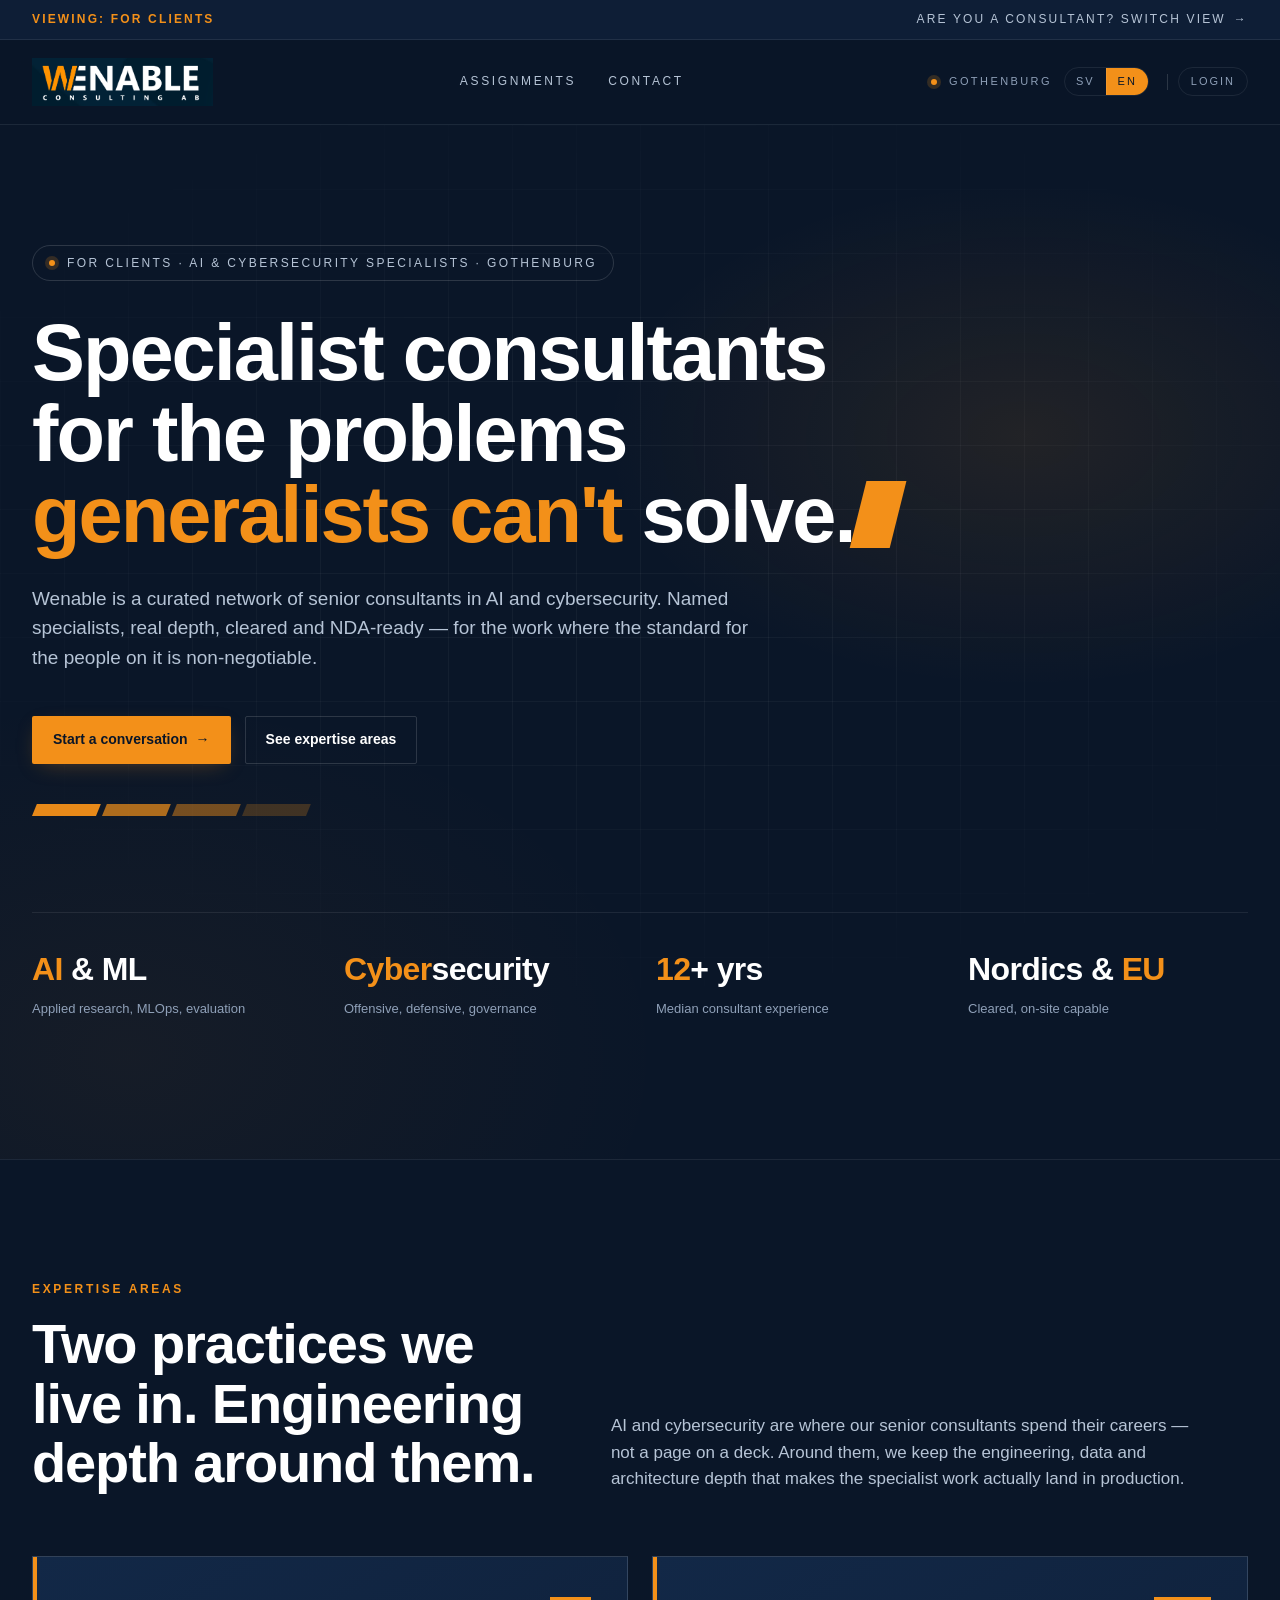
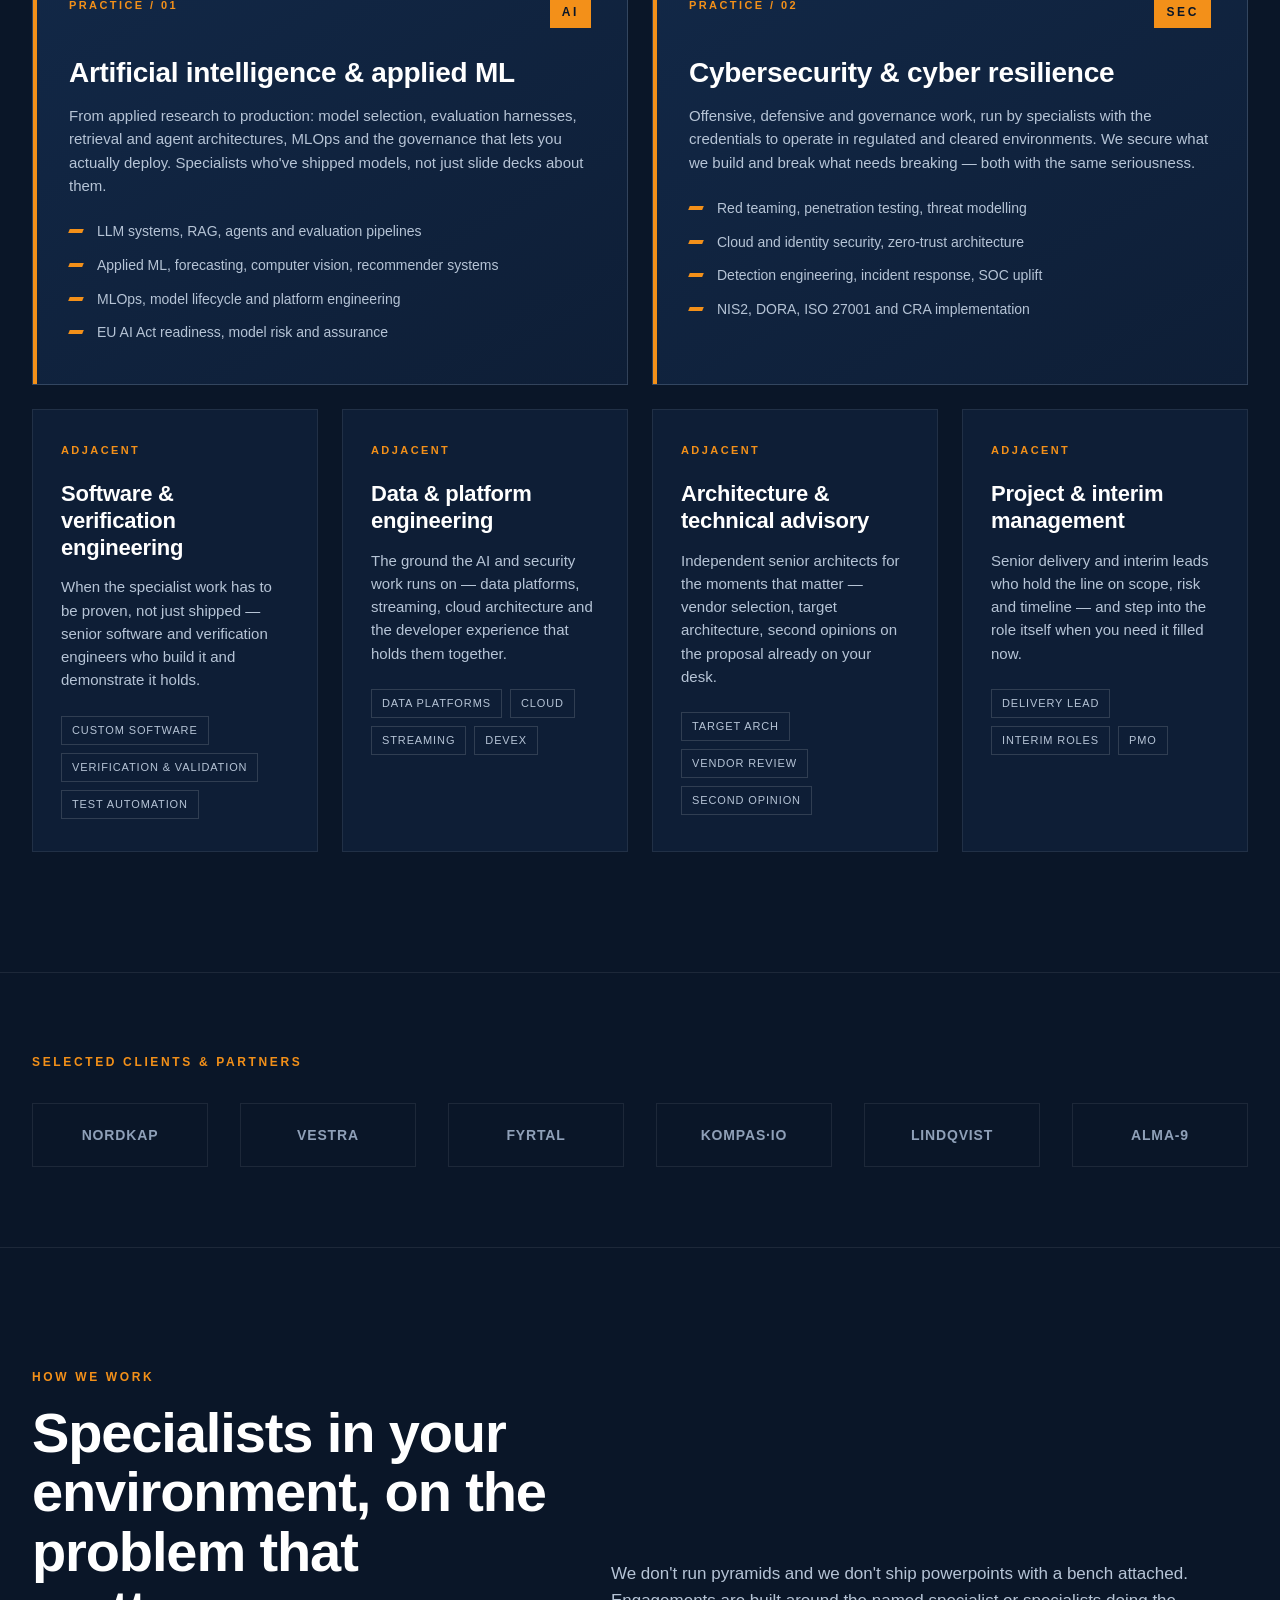
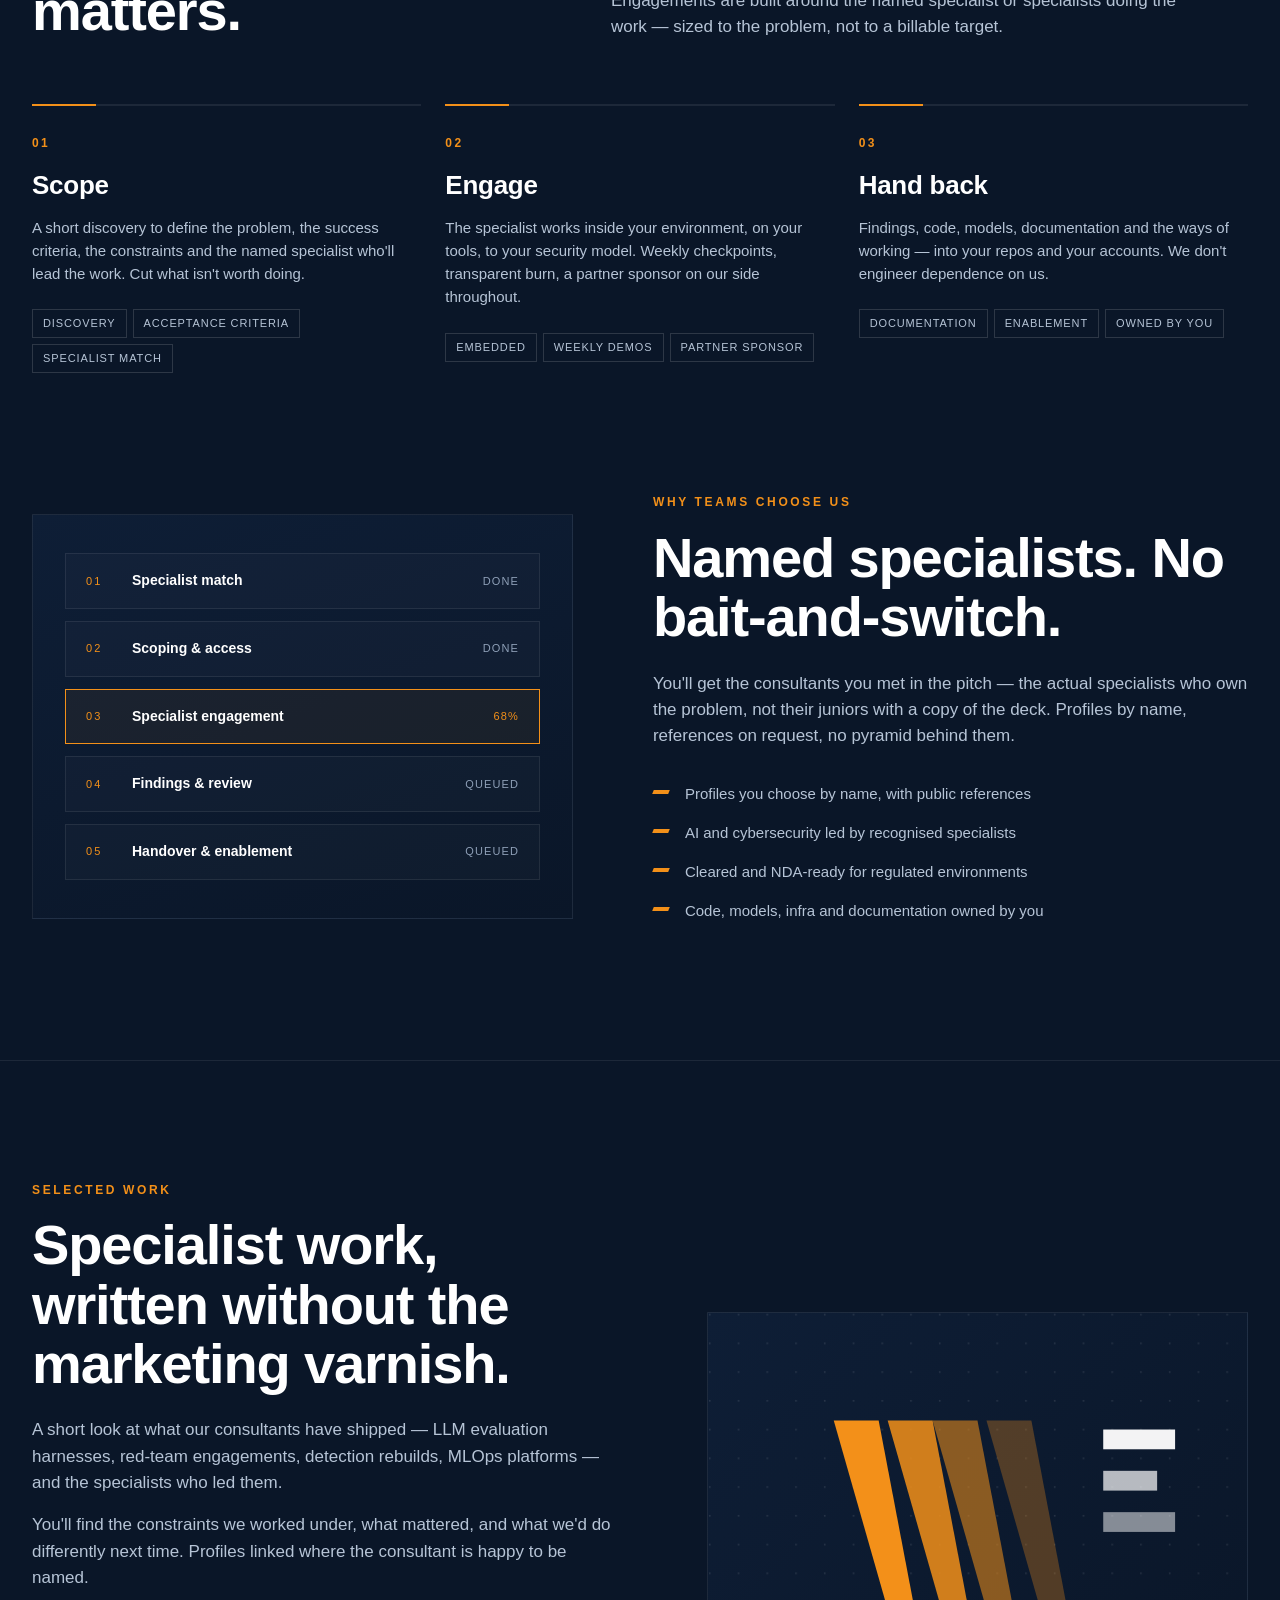
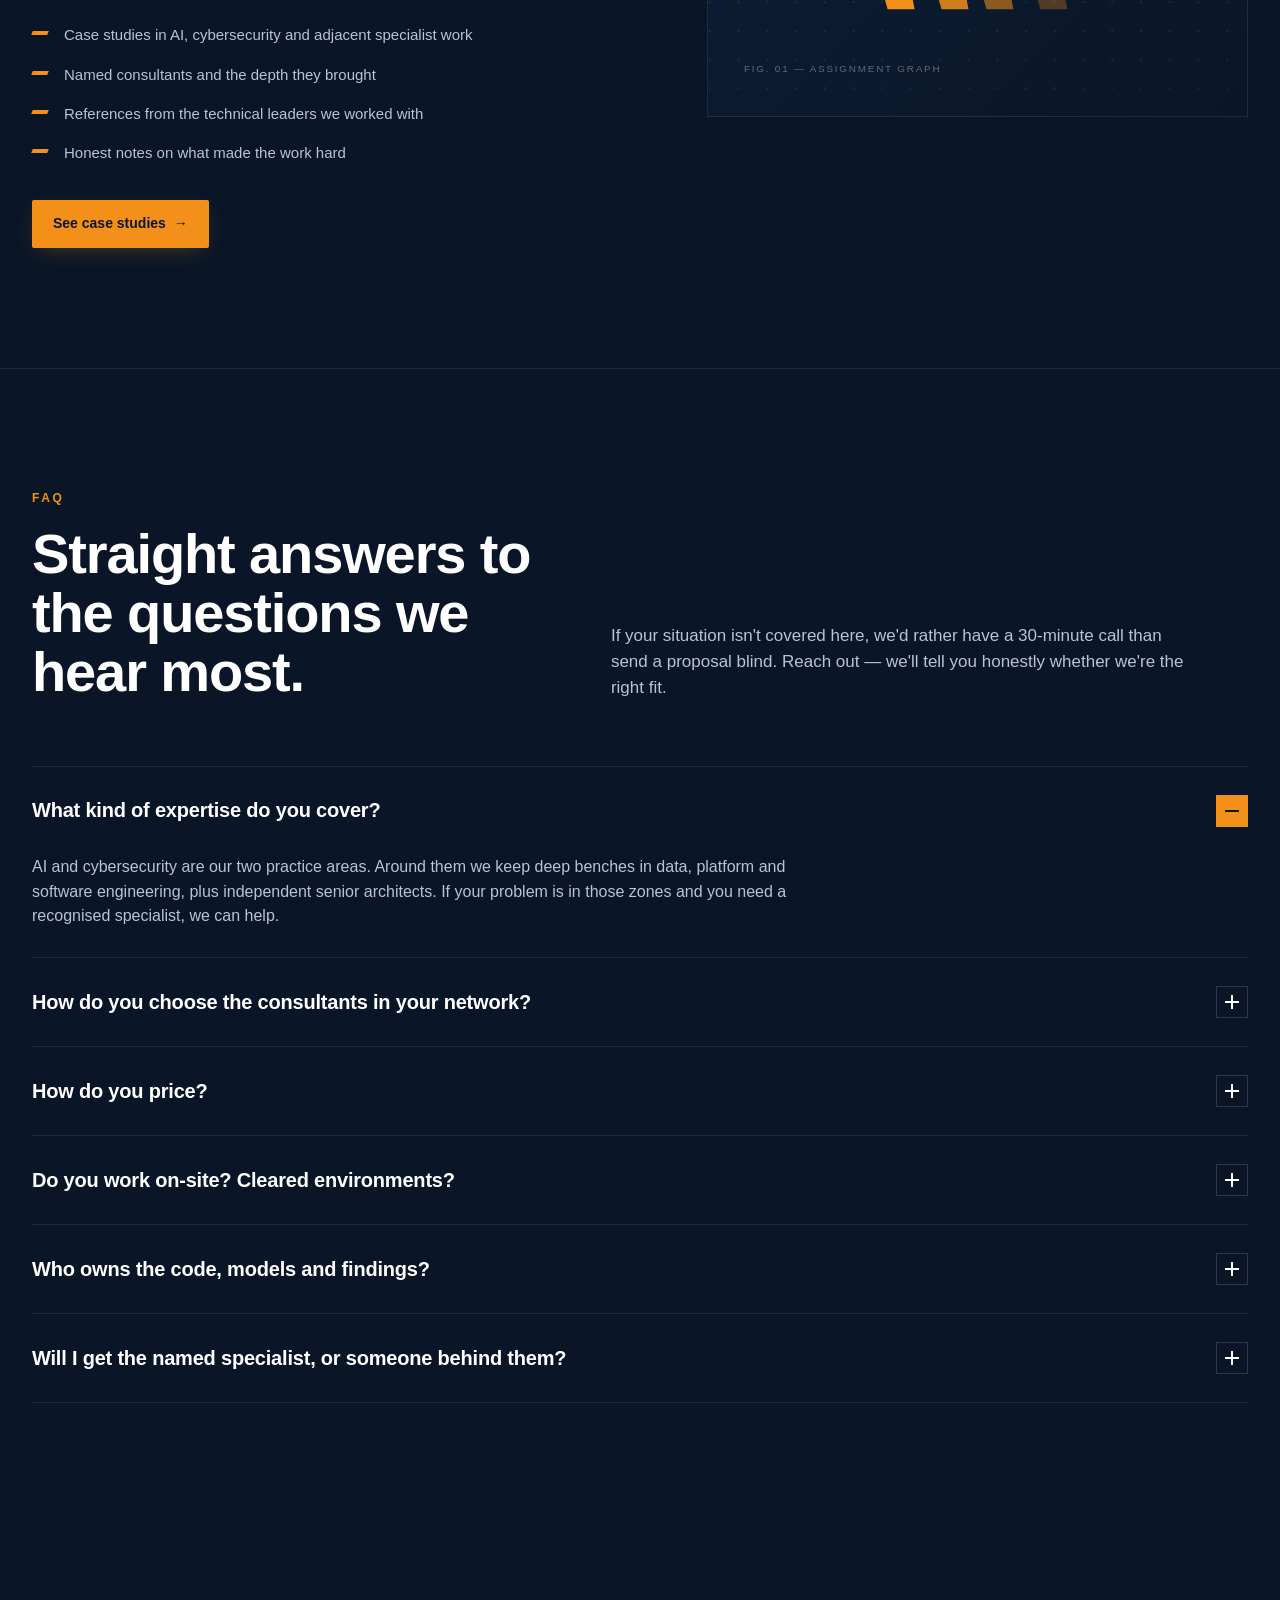
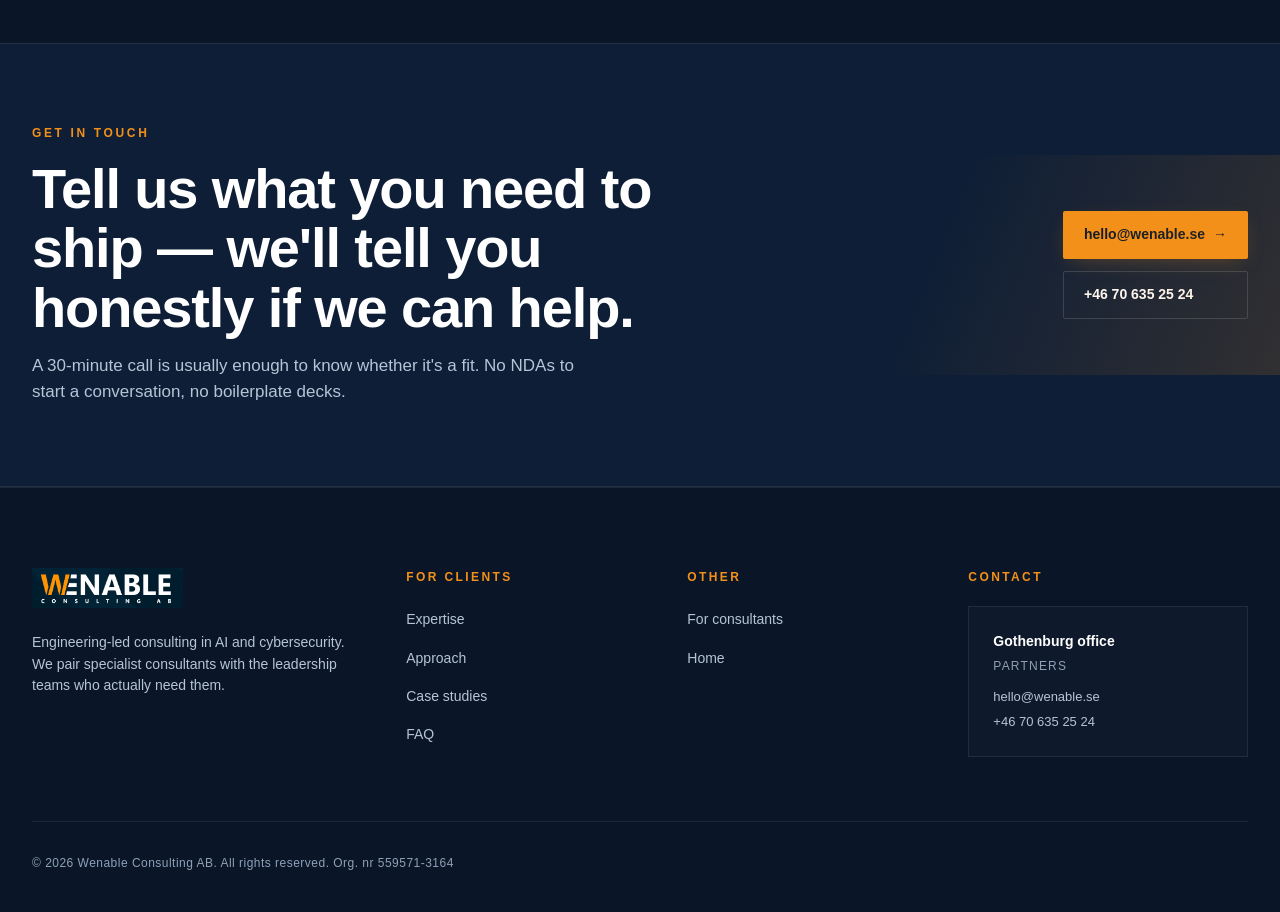
<file: For Clients.html>
<!doctype html>
<html lang="en">
<head>
<meta charset="utf-8" />
<meta name="viewport" content="width=device-width, initial-scale=1" />
<meta http-equiv="Content-Security-Policy" content="default-src 'self'; img-src 'self' data:; style-src 'self' 'unsafe-inline'; script-src 'self'; connect-src 'self' https://*.supabase.co wss://*.supabase.co; base-uri 'self'; form-action 'self'; frame-ancestors 'self'">
<meta name="referrer" content="strict-origin-when-cross-origin">
<link rel="icon" href="/favicon.ico" sizes="any">
<link rel="icon" type="image/png" sizes="32x32" href="/assets/favicon/favicon-32x32.png">
<link rel="icon" type="image/png" sizes="16x16" href="/assets/favicon/favicon-16x16.png">
<link rel="apple-touch-icon" href="/assets/favicon/apple-touch-icon.png">
<link rel="manifest" href="/assets/favicon/site.webmanifest">
<title>För kunder — Wenable Consulting AB</title>
<link rel="stylesheet" href="assets/wenable.css">
<style>
.audience-bar {
  background: var(--bg-2);
  border-bottom: 1px solid var(--line);
  font-size: 12px;
  letter-spacing: 0.18em;
  text-transform: uppercase;
  color: var(--muted);
}
.audience-bar .wrap {
  display: flex; align-items: center; justify-content: space-between;
  padding-top: 10px; padding-bottom: 10px;
}
.audience-bar .ab-now { color: var(--orange); font-weight: 600; }
.audience-bar a { color: var(--muted-2); transition: color .2s; }
.audience-bar a:hover { color: var(--orange); }
.audience-bar .ab-switch { display: inline-flex; align-items: center; gap: 8px; }
</style>
</head>
<body>

<div class="site-bg" aria-hidden="true">
  <canvas id="bg-canvas"></canvas>
  <div class="bg-glow"></div>
  <div class="bg-grid"></div>
</div>

<!-- Audience bar -->
<div class="audience-bar">
  <div class="wrap">
    <span><span class="ab-now" data-sv="Visar: För kunder">Viewing: For clients</span></span>
    <a href="For Consultants.html" class="ab-switch" data-sv="Är du konsult? Byt vy <span class=&quot;arr&quot;>→</span>">Are you a consultant? Switch view <span class="arr">→</span></a>
  </div>
</div>

<!-- NAV -->
<header class="nav">
  <div class="wrap nav-inner">
    <a href="index.html" class="logo-link" aria-label="Wenable Consulting AB — home">
      <img src="assets/wenable-logo-full.png" alt="Wenable Consulting AB" class="logo-full">
    </a>
    <nav class="nav-links" aria-label="Primary">
      <a href="For Clients.html" class="auth-gated" data-sv="Våra tjänster">Our Services</a>
      <a href="For Consultants.html" class="auth-gated" data-sv="För specialister">For Specialists</a>
      <a href="assignments.html" data-sv="Uppdrag">Assignments</a>
      <a href="Wenable are us.html" class="auth-gated" data-sv="Wenable är vi">Wenable are us</a>
      <a href="mailto:hello&#64;wenable.se" data-sv="Kontakt">Contact</a>
    </nav>
    <div class="nav-meta">
      <span class="pulse" aria-hidden="true"></span>
      <span data-sv="Göteborg">Gothenburg</span>
      <div class="lang-switch" role="group" aria-label="Language / Språk">
        <button type="button" data-lang-btn="sv">SV</button>
        <button type="button" data-lang-btn="en">EN</button>
      </div>
    </div>
  </div>
</header>

<!-- HERO -->
<section class="hero">
  <div class="grid-bg" aria-hidden="true"></div>
  <div class="wrap hero-content">
    <div class="hero-eyebrow"><span class="dot"></span><span data-sv="För kunder · Specialister inom AI &amp; cybersäkerhet · Göteborg">For clients · AI &amp; cybersecurity specialists · Gothenburg</span></div>
    <h1 data-sv="Specialistkonsulter<br/> för problemen<br/> <span class=&quot;accent&quot;>generalister inte</span> kan lösa.<span class=&quot;slash&quot; aria-hidden=&quot;true&quot;></span>">
      Specialist consultants<br/>
      for the problems<br/>
      <span class="accent">generalists can't</span> solve.<span class="slash" aria-hidden="true"></span>
    </h1>
    <p class="hero-lede" data-sv="Wenable är ett kurerat nätverk av seniora konsulter inom AI och cybersäkerhet. Namngivna specialister, verkligt djup, säkerhetsprövade och redo för NDA – för arbetet där kraven på personerna som utför det är icke förhandlingsbara.">
      Wenable is a curated network of senior consultants in AI and cybersecurity. Named
      specialists, real depth, cleared and NDA-ready — for the work where the standard
      for the people on it is non-negotiable.
    </p>
    <div class="hero-cta">
      <a class="btn btn-primary" href="#contact" data-sv="Inled ett samtal <span class=&quot;arr&quot;>→</span>">Start a conversation <span class="arr">→</span></a>
      <a class="btn btn-ghost" href="#expertise" data-sv="Se expertisområden">See expertise areas</a>
    </div>
    <div class="ribbon-row" aria-hidden="true">
      <span class="bar"></span><span class="bar"></span><span class="bar"></span><span class="bar"></span>
    </div>
    <div class="hero-meta">
      <div class="stat"><div class="k"><span class="accent">AI</span> &amp; ML</div><div class="v" data-sv="Tillämpad forskning, MLOps, utvärdering">Applied research, MLOps, evaluation</div></div>
      <div class="stat"><div class="k" data-sv="<span class=&quot;accent&quot;>Cyber</span>säkerhet"><span class="accent">Cyber</span>security</div><div class="v" data-sv="Offensiv, defensiv, styrning">Offensive, defensive, governance</div></div>
      <div class="stat"><div class="k" data-sv="<span class=&quot;accent&quot;>12</span>+ år"><span class="accent">12</span>+ yrs</div><div class="v" data-sv="Median konsulterfarenhet">Median consultant experience</div></div>
      <div class="stat"><div class="k" data-sv="Norden &amp; <span class=&quot;accent&quot;>EU</span>">Nordics &amp; <span class="accent">EU</span></div><div class="v" data-sv="Säkerhetsprövade, kan vara på plats">Cleared, on-site capable</div></div>
    </div>
  </div>
</section>

<!-- EXPERTISE -->
<section class="section" id="expertise">
  <div class="wrap">
    <div class="section-head">
      <div>
        <div class="eyebrow" data-sv="Expertisområden">Expertise areas</div>
        <h2 class="mt-16" data-sv="Två discipliner vi lever i. Ingenjörsdjup runt dem.">Two practices we live in. Engineering depth around them.</h2>
      </div>
      <p data-sv="AI och cybersäkerhet är där våra seniora konsulter tillbringar sina karriärer – inte en sida i en pitch. Runt dem håller vi det ingenjörs-, data- och arkitekturdjup som gör att specialistarbetet faktiskt landar i produktion.">
        AI and cybersecurity are where our senior consultants spend their careers — not a
        page on a deck. Around them, we keep the engineering, data and architecture depth
        that makes the specialist work actually land in production.
      </p>
    </div>
    <div class="expertise-grid">
      <article class="expertise lead">
        <div class="expertise-head">
          <div class="expertise-num">PRACTICE / 01</div>
          <div class="expertise-mark">AI</div>
        </div>
        <h3 data-sv="Artificiell intelligens &amp; tillämpad ML">Artificial intelligence &amp; applied ML</h3>
        <p data-sv="Från tillämpad forskning till produktion: modellval, utvärderingsramverk, retrieval- och agentarkitekturer, MLOps och den styrning som faktiskt låter dig driftssätta. Specialister som levererat modeller – inte bara bildspel om dem.">
          From applied research to production: model selection, evaluation harnesses, retrieval
          and agent architectures, MLOps and the governance that lets you actually deploy.
          Specialists who've shipped models, not just slide decks about them.
        </p>
        <ul class="expertise-list">
          <li data-sv="LLM-system, RAG, agenter och utvärderingspipelines">LLM systems, RAG, agents and evaluation pipelines</li>
          <li data-sv="Tillämpad ML, prognos, datorseende, rekommendationssystem">Applied ML, forecasting, computer vision, recommender systems</li>
          <li data-sv="MLOps, modellivscykel och plattformsteknik">MLOps, model lifecycle and platform engineering</li>
          <li data-sv="Beredskap för EU:s AI-förordning, modellrisk och kvalitetssäkring">EU AI Act readiness, model risk and assurance</li>
        </ul>
      </article>

      <article class="expertise lead">
        <div class="expertise-head">
          <div class="expertise-num">PRACTICE / 02</div>
          <div class="expertise-mark">SEC</div>
        </div>
        <h3 data-sv="Cybersäkerhet &amp; cyberresiliens">Cybersecurity &amp; cyber resilience</h3>
        <p data-sv="Offensivt, defensivt och styrningsarbete, drivet av specialister med meriterna att verka i reglerade och säkerhetsklassade miljöer. Vi säkrar det vi bygger och bryter det som behöver brytas – båda med samma allvar.">
          Offensive, defensive and governance work, run by specialists with the credentials
          to operate in regulated and cleared environments. We secure what we build and break
          what needs breaking — both with the same seriousness.
        </p>
        <ul class="expertise-list">
          <li data-sv="Red teaming, penetrationstester, hotmodellering">Red teaming, penetration testing, threat modelling</li>
          <li data-sv="Moln- och identitetssäkerhet, zero trust-arkitektur">Cloud and identity security, zero-trust architecture</li>
          <li data-sv="Detektionsteknik, incidenthantering, SOC-lyft">Detection engineering, incident response, SOC uplift</li>
          <li data-sv="Implementering av NIS2, DORA, ISO 27001 och CRA">NIS2, DORA, ISO 27001 and CRA implementation</li>
        </ul>
      </article>

      <article class="expertise">
        <div class="expertise-num" data-sv="ANGRÄNSANDE">ADJACENT</div>
        <h3 data-sv="Mjukvaru- &amp; verifieringsteknik">Software &amp; verification engineering</h3>
        <p data-sv="När specialistarbetet måste bevisas, inte bara levereras – seniora mjukvaru- och verifieringsingenjörer som bygger det och visar att det håller.">
          When the specialist work has to be proven, not just shipped — senior software and
          verification engineers who build it and demonstrate it holds.
        </p>
        <div class="service-tags">
          <span class="tag" data-sv="Skräddarsydd mjukvara">Custom software</span>
          <span class="tag" data-sv="Verifiering &amp; validering">Verification &amp; validation</span>
          <span class="tag" data-sv="Testautomation">Test automation</span>
        </div>
      </article>

      <article class="expertise">
        <div class="expertise-num" data-sv="ANGRÄNSANDE">ADJACENT</div>
        <h3 data-sv="Data- &amp; plattformsteknik">Data &amp; platform engineering</h3>
        <p data-sv="Marken som AI- och säkerhetsarbetet vilar på – dataplattformar, strömning, molnarkitektur och den utvecklarupplevelse som håller ihop dem.">
          The ground the AI and security work runs on — data platforms, streaming, cloud
          architecture and the developer experience that holds them together.
        </p>
        <div class="service-tags">
          <span class="tag" data-sv="Dataplattformar">Data platforms</span>
          <span class="tag" data-sv="Moln">Cloud</span>
          <span class="tag" data-sv="Strömning">Streaming</span>
          <span class="tag">DevEx</span>
        </div>
      </article>

      <article class="expertise">
        <div class="expertise-num" data-sv="ANGRÄNSANDE">ADJACENT</div>
        <h3 data-sv="Arkitektur &amp; teknisk rådgivning">Architecture &amp; technical advisory</h3>
        <p data-sv="Oberoende seniora arkitekter för stunderna som spelar roll – leverantörsval, målarkitektur, en andra bedömning av förslaget som redan ligger på ditt bord.">
          Independent senior architects for the moments that matter — vendor selection, target
          architecture, second opinions on the proposal already on your desk.
        </p>
        <div class="service-tags">
          <span class="tag" data-sv="Målarkitektur">Target arch</span>
          <span class="tag" data-sv="Leverantörsgranskning">Vendor review</span>
          <span class="tag" data-sv="Förnyad bedömning">Second opinion</span>
        </div>
      </article>

      <article class="expertise">
        <div class="expertise-num" data-sv="ANGRÄNSANDE">ADJACENT</div>
        <h3 data-sv="Projekt- &amp; interimsledning">Project &amp; interim management</h3>
        <p data-sv="Seniora leverans- och interimsledare som håller ordning på omfattning, risk och tidplan – och kliver in i rollen när den måste fyllas direkt.">
          Senior delivery and interim leads who hold the line on scope, risk and timeline —
          and step into the role itself when you need it filled now.
        </p>
        <div class="service-tags">
          <span class="tag" data-sv="Leveransledning">Delivery lead</span>
          <span class="tag" data-sv="Interimsroller">Interim roles</span>
          <span class="tag">PMO</span>
        </div>
      </article>
    </div>
  </div>
</section>

<!-- CLIENTS -->
<section class="clients-section">
  <div class="wrap">
    <div class="eyebrow" data-sv="Utvalda kunder &amp; partners">Selected clients &amp; partners</div>
    <div class="clients-row">
      <div class="client">NORDKAP</div>
      <div class="client">VESTRA</div>
      <div class="client">FYRTAL</div>
      <div class="client">KOMPAS&middot;IO</div>
      <div class="client">LINDQVIST</div>
      <div class="client">ALMA-9</div>
    </div>
  </div>
</section>

<!-- APPROACH -->
<section class="section" id="approach">
  <div class="wrap">
    <div class="section-head">
      <div>
        <div class="eyebrow" data-sv="Så arbetar vi">How we work</div>
        <h2 class="mt-16" data-sv="Specialister i din miljö, på problemet som betyder något.">Specialists in your environment, on the problem that matters.</h2>
      </div>
      <p data-sv="Vi driver inga pyramider och vi levererar inga powerpoints med en bemanningsbänk på köpet. Uppdrag byggs kring den namngivna specialisten eller specialisterna som gör arbetet – anpassade efter problemet, inte efter ett debiteringsmål.">
        We don't run pyramids and we don't ship powerpoints with a bench attached. Engagements
        are built around the named specialist or specialists doing the work — sized to the
        problem, not to a billable target.
      </p>
    </div>

    <div class="process">
      <div class="step">
        <h3 data-sv="Avgränsa">Scope</h3>
        <p data-sv="En kort förstudie för att definiera problemet, framgångskriterierna, ramarna och den namngivna specialist som ska leda arbetet. Skala bort det som inte är värt att göra.">
          A short discovery to define the problem, the success criteria, the constraints and
          the named specialist who'll lead the work. Cut what isn't worth doing.
        </p>
        <div class="step-tags">
          <span class="tag" data-sv="Förstudie">Discovery</span>
          <span class="tag" data-sv="Acceptanskriterier">Acceptance criteria</span>
          <span class="tag" data-sv="Specialistmatchning">Specialist match</span>
        </div>
      </div>
      <div class="step">
        <h3 data-sv="Genomför">Engage</h3>
        <p data-sv="Specialisten arbetar i din miljö, med dina verktyg, enligt din säkerhetsmodell. Veckovisa avstämningar, transparent förbrukning och en partner som sponsor på vår sida hela vägen.">
          The specialist works inside your environment, on your tools, to your security model.
          Weekly checkpoints, transparent burn, a partner sponsor on our side throughout.
        </p>
        <div class="step-tags">
          <span class="tag" data-sv="Inbäddad">Embedded</span>
          <span class="tag" data-sv="Veckovisa demos">Weekly demos</span>
          <span class="tag" data-sv="Partnersponsor">Partner sponsor</span>
        </div>
      </div>
      <div class="step">
        <h3 data-sv="Lämna tillbaka">Hand back</h3>
        <p data-sv="Resultat, kod, modeller, dokumentation och arbetssätten – in i era repon och era konton. Vi konstruerar inget beroende av oss.">
          Findings, code, models, documentation and the ways of working — into your repos
          and your accounts. We don't engineer dependence on us.
        </p>
        <div class="step-tags">
          <span class="tag" data-sv="Dokumentation">Documentation</span>
          <span class="tag" data-sv="Kunskapsöverföring">Enablement</span>
          <span class="tag" data-sv="Ägs av er">Owned by you</span>
        </div>
      </div>
    </div>

    <div class="spacer-120"></div>
    <div class="feature reverse">
      <div>
        <div class="eyebrow" data-sv="Varför team väljer oss">Why teams choose us</div>
        <h2 class="mt-16" data-sv="Namngivna specialister. Inga byten på vägen.">Named specialists. No bait-and-switch.</h2>
        <p class="mt-24" data-sv="Du får konsulterna du mötte i pitchen – specialisterna som faktiskt äger problemet, inte deras juniorer med en kopia av bildspelet. Profiler vid namn, referenser på begäran, ingen pyramid bakom dem.">
          You'll get the consultants you met in the pitch — the actual specialists who own the
          problem, not their juniors with a copy of the deck. Profiles by name, references on
          request, no pyramid behind them.
        </p>
        <ul class="feature-list">
          <li data-sv="Profiler du väljer vid namn, med offentliga referenser">Profiles you choose by name, with public references</li>
          <li data-sv="AI och cybersäkerhet ledd av erkända specialister">AI and cybersecurity led by recognised specialists</li>
          <li data-sv="Säkerhetsprövade och redo för NDA i reglerade miljöer">Cleared and NDA-ready for regulated environments</li>
          <li data-sv="Kod, modeller, infrastruktur och dokumentation ägs av er">Code, models, infra and documentation owned by you</li>
        </ul>
      </div>
      <div class="feature-art art-process" aria-hidden="true">
        <div class="step-card">
          <div class="n">01</div>
          <div class="t" data-sv="Specialistmatchning">Specialist match</div>
          <div class="pct" data-sv="KLAR">DONE</div>
        </div>
        <div class="step-card">
          <div class="n">02</div>
          <div class="t" data-sv="Avgränsning &amp; åtkomst">Scoping &amp; access</div>
          <div class="pct" data-sv="KLAR">DONE</div>
        </div>
        <div class="step-card active">
          <div class="n">03</div>
          <div class="t" data-sv="Specialistuppdrag">Specialist engagement</div>
          <div class="pct">68%</div>
        </div>
        <div class="step-card">
          <div class="n">04</div>
          <div class="t" data-sv="Resultat &amp; granskning">Findings &amp; review</div>
          <div class="pct" data-sv="I KÖ">QUEUED</div>
        </div>
        <div class="step-card">
          <div class="n">05</div>
          <div class="t" data-sv="Överlämning &amp; kunskapsöverföring">Handover &amp; enablement</div>
          <div class="pct" data-sv="I KÖ">QUEUED</div>
        </div>
      </div>
    </div>
  </div>
</section>

<!-- ASSIGNMENTS TEASER -->
<section class="section">
  <div class="wrap">
    <div class="feature">
      <div>
        <div class="eyebrow" data-sv="Utvalt arbete">Selected work</div>
        <h2 class="mt-16" data-sv="Specialistarbete, beskrivet utan marknadsföringsfernissan.">Specialist work, written without the marketing varnish.</h2>
        <p class="mt-24" data-sv="En kort titt på vad våra konsulter levererat – utvärderingsramverk för LLM, red team-uppdrag, omgörda detektioner, MLOps-plattformar – och specialisterna som ledde dem.">
          A short look at what our consultants have shipped — LLM evaluation harnesses, red-team
          engagements, detection rebuilds, MLOps platforms — and the specialists who led them.
        </p>
        <p data-sv="Du hittar ramarna vi arbetade under, vad som var viktigt och vad vi skulle göra annorlunda nästa gång. Profiler länkade där konsulten gärna nämns vid namn.">
          You'll find the constraints we worked under, what mattered, and what we'd do
          differently next time. Profiles linked where the consultant is happy to be named.
        </p>
        <ul class="feature-list">
          <li data-sv="Fallstudier inom AI, cybersäkerhet och angränsande specialistarbete">Case studies in AI, cybersecurity and adjacent specialist work</li>
          <li data-sv="Namngivna konsulter och djupet de tillförde">Named consultants and the depth they brought</li>
          <li data-sv="Referenser från de tekniska ledare vi arbetade med">References from the technical leaders we worked with</li>
          <li data-sv="Ärliga noteringar om vad som gjorde arbetet svårt">Honest notes on what made the work hard</li>
        </ul>
        <div class="mt-36">
          <a class="btn btn-primary" href="assignments.html" data-sv="Se fallstudier <span class=&quot;arr&quot;>→</span>">See case studies <span class="arr">→</span></a>
        </div>
      </div>
      <div class="feature-art art-tile" aria-hidden="true">
        <svg viewBox="0 0 600 450" preserveAspectRatio="xMidYMid slice">
          <defs>
            <pattern id="dots" x="0" y="0" width="32" height="32" patternUnits="userSpaceOnUse">
              <circle cx="2" cy="2" r="1" fill="rgba(255,255,255,0.12)"/>
            </pattern>
          </defs>
          <rect width="600" height="450" fill="url(#dots)"/>
          <g transform="translate(140, 120)">
            <polygon points="0,0 50,0 90,210 60,210" fill="#F39019"/>
            <polygon points="60,0 110,0 150,210 120,210" fill="#F39019" opacity="0.85"/>
            <polygon points="110,0 160,0 200,210 170,210" fill="#F39019" opacity="0.55"/>
            <polygon points="170,0 220,0 260,210 230,210" fill="#F39019" opacity="0.3"/>
          </g>
          <g transform="translate(440, 130)" fill="#fff">
            <rect x="0" y="0" width="80" height="22" opacity="0.95"/>
            <rect x="0" y="46" width="60" height="22" opacity="0.7"/>
            <rect x="0" y="92" width="80" height="22" opacity="0.5"/>
          </g>
          <text x="40" y="400" fill="rgba(255,255,255,0.35)" font-family="Segoe UI, sans-serif" font-size="11" letter-spacing="2">FIG. 01 — ASSIGNMENT GRAPH</text>
        </svg>
      </div>
    </div>
  </div>
</section>

<!-- FAQ -->
<section class="section" id="faq">
  <div class="wrap">
    <div class="section-head">
      <div>
        <div class="eyebrow" data-sv="Vanliga frågor">FAQ</div>
        <h2 class="mt-16" data-sv="Raka svar på frågorna vi hör oftast.">Straight answers to the questions we hear most.</h2>
      </div>
      <p data-sv="Om din situation inte täcks här tar vi hellre ett 30-minuterssamtal än skickar en offert i blindo. Hör av dig – vi säger ärligt om vi är rätt match.">
        If your situation isn't covered here, we'd rather have a 30-minute call than send a
        proposal blind. Reach out — we'll tell you honestly whether we're the right fit.
      </p>
    </div>
    <div class="faq-list">
      <details class="faq-item" open>
        <summary class="faq-q">
          <span data-sv="Vilken sorts expertis täcker ni?">What kind of expertise do you cover?</span>
          <span class="faq-toggle" aria-hidden="true"></span>
        </summary>
        <div class="faq-a" data-sv="AI och cybersäkerhet är våra två discipliner. Runt dem håller vi djupa bänkar inom data-, plattforms- och mjukvaruteknik, plus oberoende seniora arkitekter. Om ditt problem ligger i de zonerna och du behöver en erkänd specialist kan vi hjälpa till.">
          AI and cybersecurity are our two practice areas. Around them we keep deep benches
          in data, platform and software engineering, plus independent senior architects.
          If your problem is in those zones and you need a recognised specialist, we can help.
        </div>
      </details>
      <details class="faq-item">
        <summary class="faq-q">
          <span data-sv="Hur väljer ni konsulterna i ert nätverk?">How do you choose the consultants in your network?</span>
          <span class="faq-toggle" aria-hidden="true"></span>
        </summary>
        <div class="faq-a" data-sv="Ett introsamtal med en partner, två tekniska referenser vi faktiskt ringer, och bevis på levererat specialistarbete – artiklar, föredrag, CVE:er, produktionssystem de lett. Vi håller oss små med flit; ribban är det som gör nätverket värdefullt för kunder.">
          A partner intro call, two technical references we actually call, and proof of
          shipped specialist work — papers, talks, CVEs, production systems they led.
          We stay small on purpose; the bar is what makes the network valuable to clients.
        </div>
      </details>
      <details class="faq-item">
        <summary class="faq-q">
          <span data-sv="Hur prissätter ni?">How do you price?</span>
          <span class="faq-toggle" aria-hidden="true"></span>
        </summary>
        <div class="faq-a" data-sv="Specialisttid på löpande räkning med tydlig avgränsning och tak är vårt standardval. Fast pris för väldefinierade leveranser. Hur som helst ser du konsultens arvode, vår marginal och vad arbetet faktiskt kostar. Inga nivåspel.">
          Specialist time-and-materials with a clear scope and ceiling is our default. Fixed
          price for well-defined deliverables. Either way, you see the consultant's rate,
          our margin, and what the work actually costs. No tier games.
        </div>
      </details>
      <details class="faq-item">
        <summary class="faq-q">
          <span data-sv="Arbetar ni på plats? Säkerhetsklassade miljöer?">Do you work on-site? Cleared environments?</span>
          <span class="faq-toggle" aria-hidden="true"></span>
        </summary>
        <div class="faq-a" data-sv="Ja – vi räknar med att vara på plats under åtminstone en del av varje uppdrag. En betydande andel av vårt cybersäkerhets- och AI-arbete sker i reglerade, känsliga eller säkerhetsklassade miljöer; bakgrundskontroller, NDA:er och signerade åtkomstavtal är rutin.">
          Yes — we expect to be on-site for at least part of every engagement. A meaningful
          share of our cybersecurity and AI work is in regulated, sensitive or cleared
          environments; background checks, NDAs and signed access agreements are routine.
        </div>
      </details>
      <details class="faq-item">
        <summary class="faq-q">
          <span data-sv="Äger vi koden, modellerna och resultaten?">Who owns the code, models and findings?</span>
          <span class="faq-toggle" aria-hidden="true"></span>
        </summary>
        <div class="faq-a" data-sv="Ni gör det, alltid. Källkod, infrastruktur som kod, modellartefakter, utvärderingssviter, säkerhetsfynd och rapporter – levererade in i era repon och era konton som en del av uppdraget, inte vid slutet.">
          You do, always. Source, infra-as-code, model artefacts, evaluation suites, security
          findings and reports — delivered into your repos and your accounts as part of the
          engagement, not at the end.
        </div>
      </details>
      <details class="faq-item">
        <summary class="faq-q">
          <span data-sv="Får jag den namngivna specialisten, eller någon bakom?">Will I get the named specialist, or someone behind them?</span>
          <span class="faq-toggle" aria-hidden="true"></span>
        </summary>
        <div class="faq-a" data-sv="Den namngivna. Profilerna är äkta; vi driver ingen pyramid. Om konsulten du mötte i pitchen inte kan fortsätta av någon anledning säger vi det omedelbart, och du väljer ersättaren – inte vi.">
          The named one. Profiles are real; we don't run a pyramid. If the consultant you met
          in the pitch can't continue for any reason, we tell you immediately and you choose
          the replacement — not us.
        </div>
      </details>
    </div>
  </div>
</section>

<!-- CTA STRIP -->
<section class="cta-strip" id="contact">
  <div class="wrap cta-strip-inner">
    <div>
      <div class="eyebrow" data-sv="Kontakta oss">Get in touch</div>
      <h2 class="mt-16 mw-720" data-sv="Berätta vad du behöver leverera – vi säger ärligt om vi kan hjälpa till.">
        Tell us what you need to ship — we'll tell you honestly if we can help.
      </h2>
      <p class="mt-16 mw-560" data-sv="Ett 30-minuterssamtal räcker oftast för att veta om det är en match. Inga NDA:er för att inleda ett samtal, inga mallade bildspel.">
        A 30-minute call is usually enough to know whether it's a fit. No NDAs to start a
        conversation, no boilerplate decks.
      </p>
    </div>
    <div class="cta-actions">
      <a class="btn btn-primary" href="mailto:hello&#64;wenable.se">hello&#64;wenable.se <span class="arr">→</span></a>
      <a class="btn btn-ghost" href="tel:+46706352524">+46 70 635 25 24</a>
    </div>
  </div>
</section>

<!-- FOOTER -->
<footer class="foot">
  <div class="wrap">
    <div class="foot-grid">
      <div class="foot-blurb">
        <a href="index.html" class="logo-link"><img src="assets/wenable-logo-full.png" alt="Wenable Consulting AB" class="logo-full small"></a>
        <p data-sv="Ingenjörsledd rådgivning inom AI och cybersäkerhet. Vi parar specialistkonsulter med ledningsgrupperna som faktiskt behöver dem.">
          Engineering-led consulting in AI and cybersecurity. We pair specialist consultants
          with the leadership teams who actually need them.
        </p>
      </div>
      <div>
        <h4 data-sv="För kunder">For clients</h4>
        <ul>
          <li><a href="#expertise" data-sv="Expertis">Expertise</a></li>
          <li><a href="#approach" data-sv="Arbetssätt">Approach</a></li>
          <li><a href="assignments.html" data-sv="Fallstudier">Case studies</a></li>
          <li><a href="#faq" data-sv="Vanliga frågor">FAQ</a></li>
        </ul>
      </div>
      <div>
        <h4 data-sv="Övrigt">Other</h4>
        <ul>
          <li><a href="For Consultants.html" data-sv="För konsulter">For consultants</a></li>
          <li><a href="index.html" data-sv="Hem">Home</a></li>
        </ul>
      </div>
      <div>
        <h4 data-sv="Kontakt">Contact</h4>
        <div class="contact">
          <div class="name" data-sv="Göteborgskontoret">Gothenburg office</div>
          <div class="role" data-sv="Partners">Partners</div>
          <a href="mailto:hello&#64;wenable.se">hello&#64;wenable.se</a>
          <a href="tel:+46706352524">+46 70 635 25 24</a>
        </div>
      </div>
    </div>
    <div class="foot-bottom">
      <div data-sv="© 2026 Wenable Consulting AB. Med ensamrätt. Org.nr 559571-3164">© 2026 Wenable Consulting AB. All rights reserved. Org. nr 559571-3164</div>
    </div>
  </div>
</footer>

<script src="assets/i18n.js"></script>
<script src="assets/bg-network.js"></script>
<script src="assets/admin.js"></script>

</body>
</html>
</file>
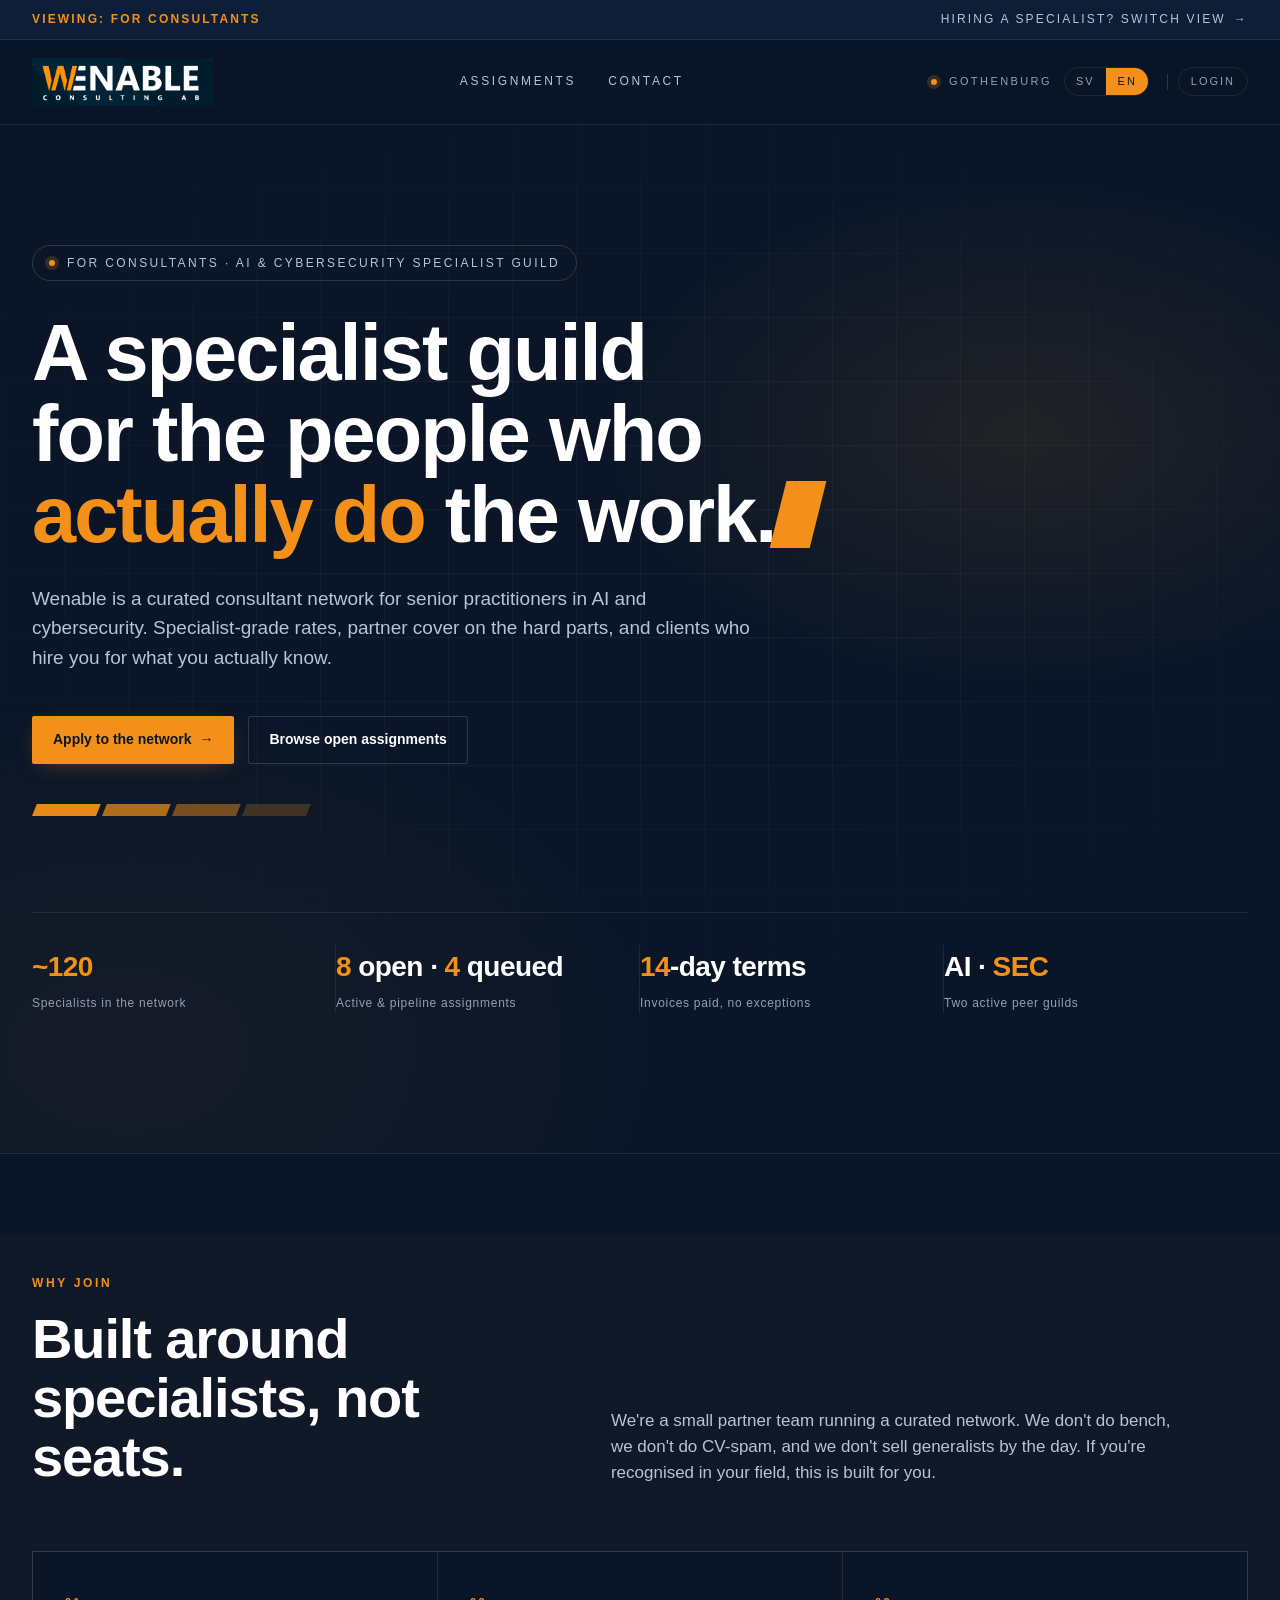
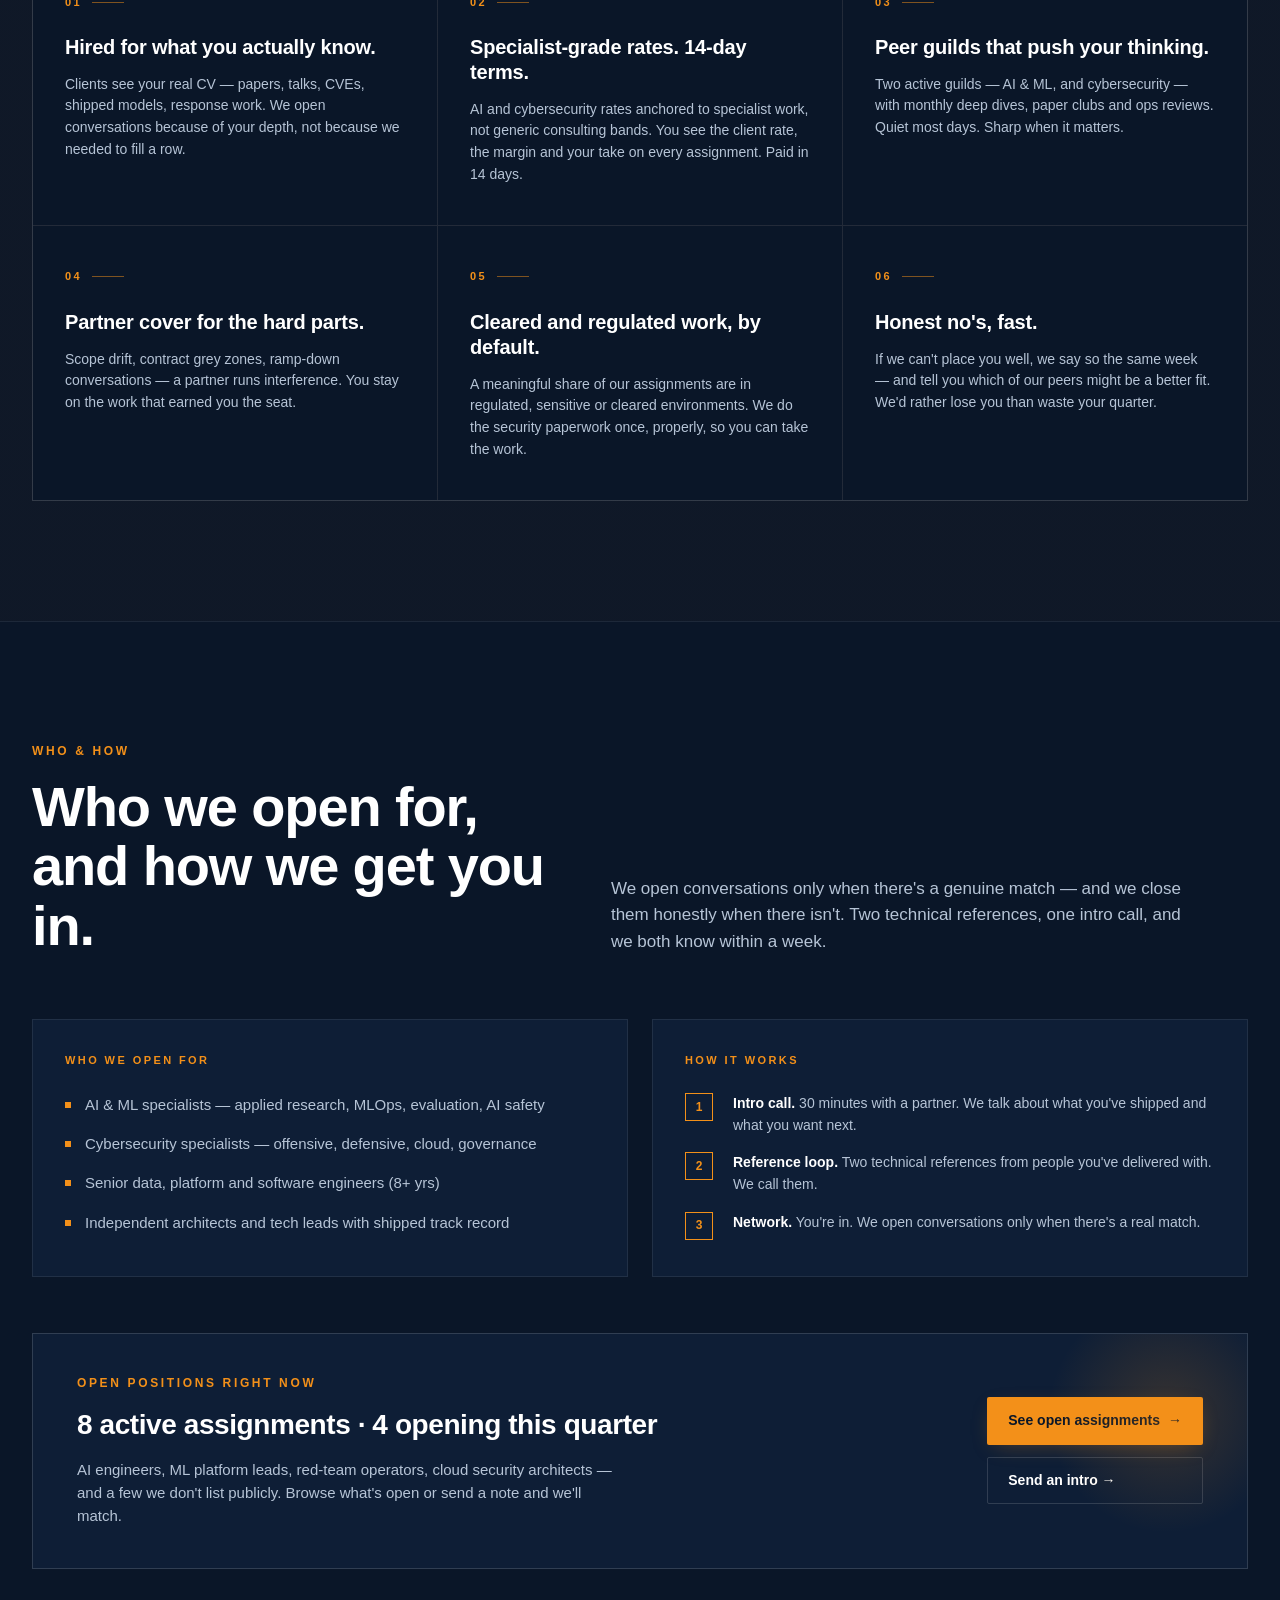
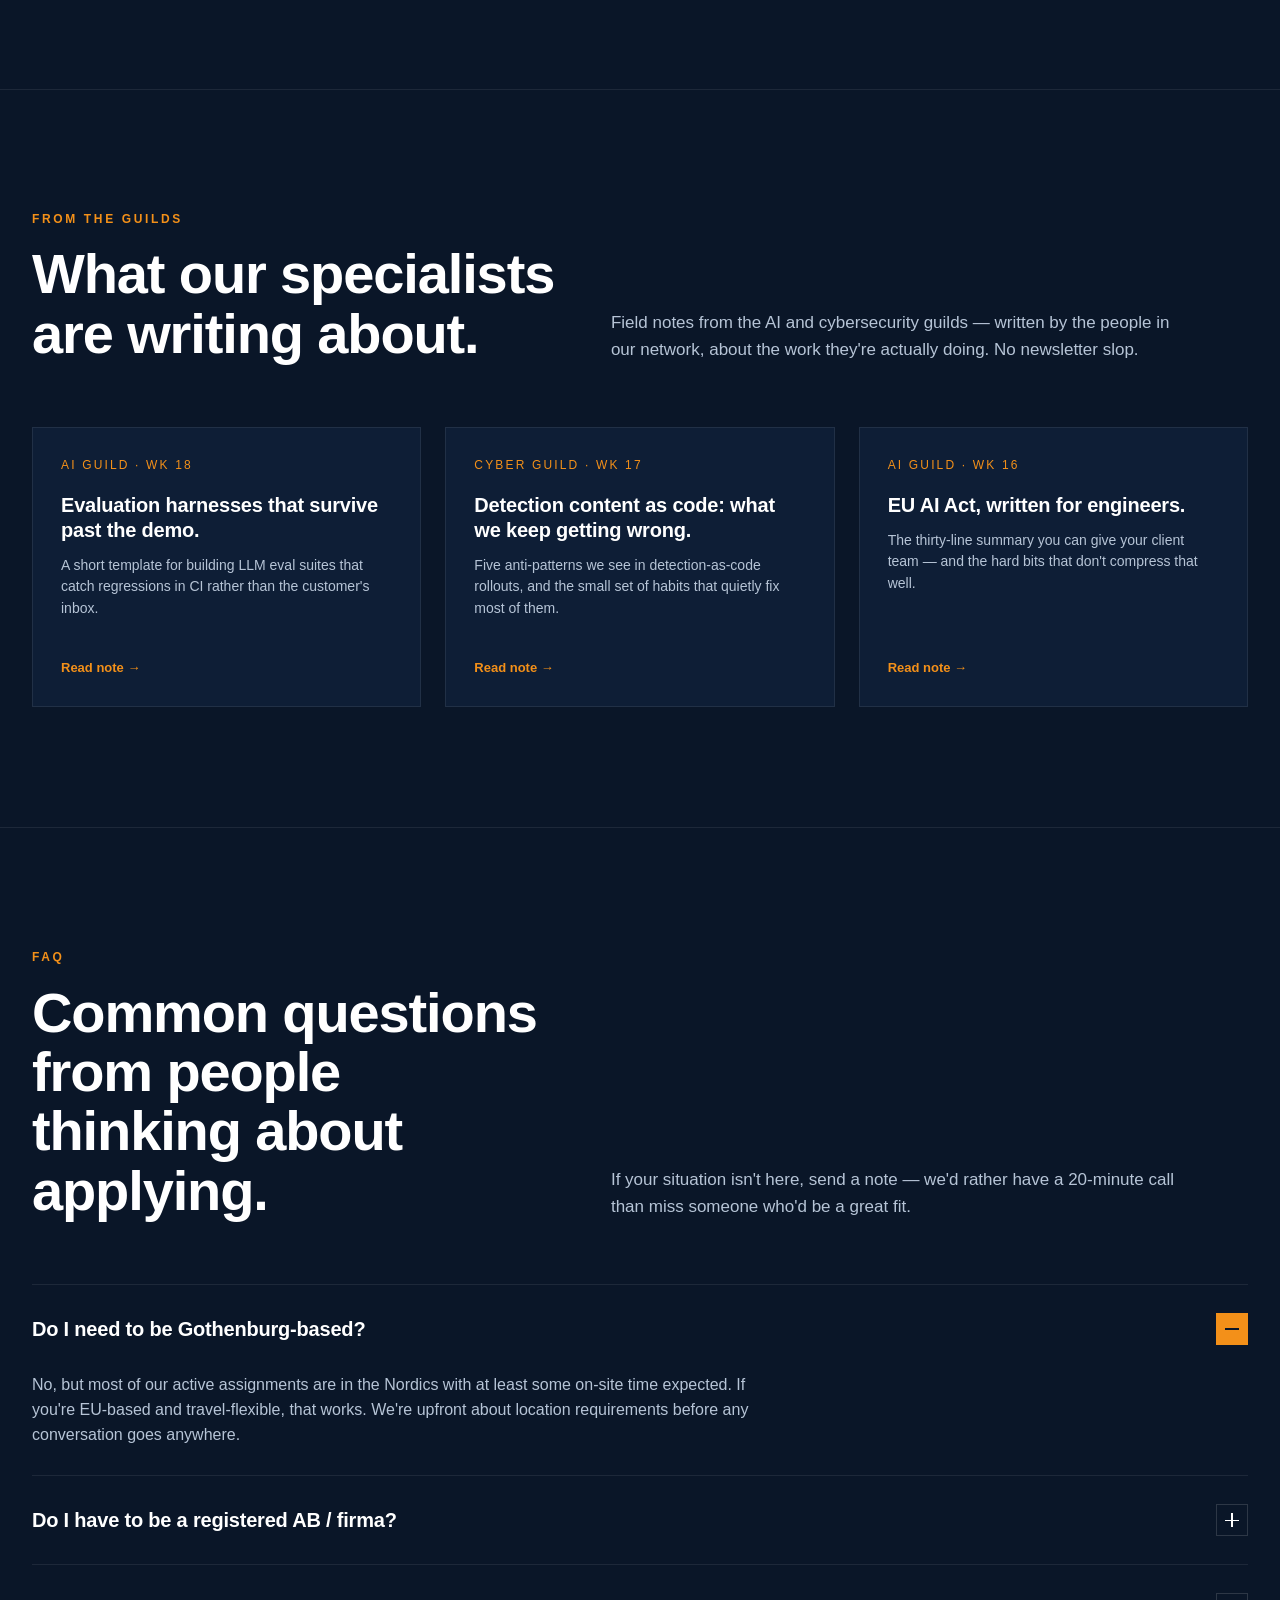
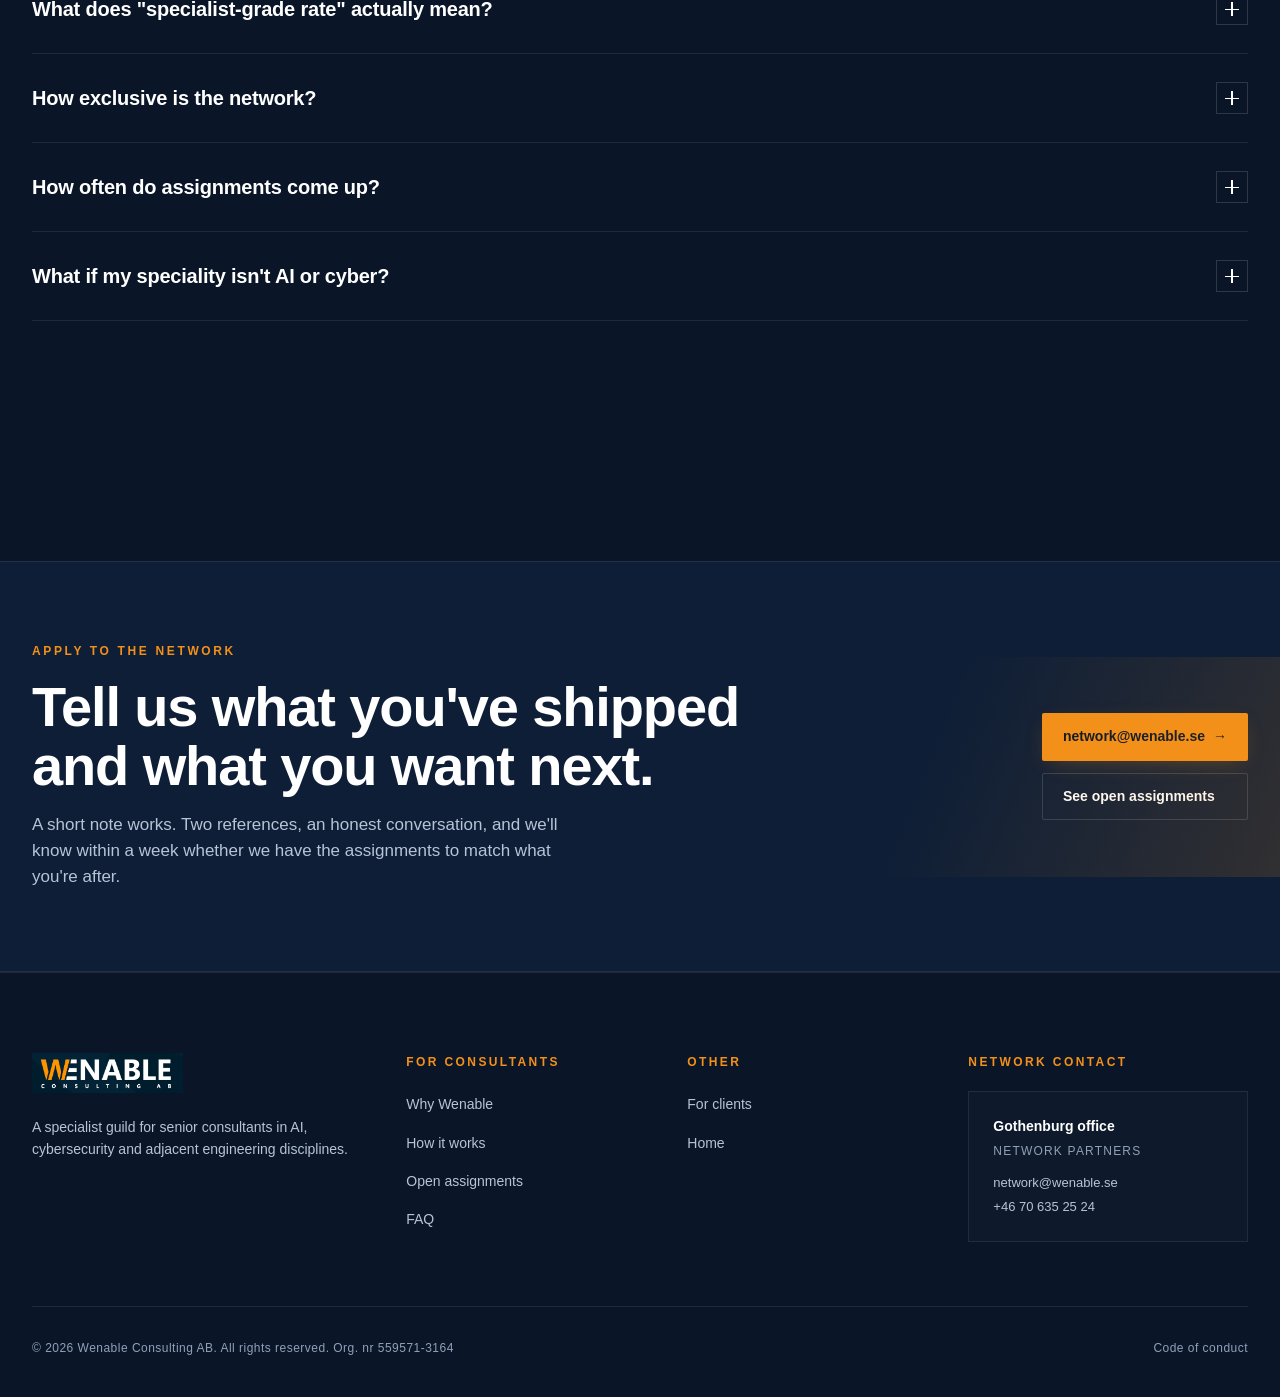
<file: For Consultants.html>
<!doctype html>
<html lang="en">
<head>
<meta charset="utf-8" />
<meta name="viewport" content="width=device-width, initial-scale=1" />
<meta http-equiv="Content-Security-Policy" content="default-src 'self'; img-src 'self' data:; style-src 'self' 'unsafe-inline'; script-src 'self'; connect-src 'self' https://*.supabase.co wss://*.supabase.co; base-uri 'self'; form-action 'self'; frame-ancestors 'self'">
<meta name="referrer" content="strict-origin-when-cross-origin">
<link rel="icon" href="/favicon.ico" sizes="any">
<link rel="icon" type="image/png" sizes="32x32" href="/assets/favicon/favicon-32x32.png">
<link rel="icon" type="image/png" sizes="16x16" href="/assets/favicon/favicon-16x16.png">
<link rel="apple-touch-icon" href="/assets/favicon/apple-touch-icon.png">
<link rel="manifest" href="/assets/favicon/site.webmanifest">
<title>För konsulter — Wenable Consulting AB</title>
<link rel="stylesheet" href="assets/wenable.css">
<style>
.audience-bar {
  background: var(--bg-2);
  border-bottom: 1px solid var(--line);
  font-size: 12px;
  letter-spacing: 0.18em;
  text-transform: uppercase;
  color: var(--muted);
}
.audience-bar .wrap {
  display: flex; align-items: center; justify-content: space-between;
  padding-top: 10px; padding-bottom: 10px;
}
.audience-bar .ab-now { color: var(--orange); font-weight: 600; }
.audience-bar a { color: var(--muted-2); transition: color .2s; }
.audience-bar a:hover { color: var(--orange); }
.audience-bar .ab-switch { display: inline-flex; align-items: center; gap: 8px; }

/* Quick facts strip on hero */
.fact-strip {
  display: grid;
  grid-template-columns: repeat(4, 1fr);
  gap: 0;
  margin-top: 96px;
  padding-top: 32px;
  border-top: 1px solid var(--line);
}
.fact-strip .fact { padding-right: 24px; border-right: 1px solid var(--line); }
.fact-strip .fact:last-child { border-right: 0; }
.fact-strip .fact-k { font-size: 28px; font-weight: 700; letter-spacing: -0.02em; }
.fact-strip .fact-k .accent { color: var(--orange); }
.fact-strip .fact-v { font-size: 12px; color: var(--muted); margin-top: 6px; letter-spacing: 0.06em; }

@media (max-width: 960px) {
  .fact-strip { grid-template-columns: repeat(2, 1fr); }
}
</style>
</head>
<body>

<div class="site-bg" aria-hidden="true">
  <canvas id="bg-canvas"></canvas>
  <div class="bg-glow"></div>
  <div class="bg-grid"></div>
</div>

<!-- Audience bar -->
<div class="audience-bar">
  <div class="wrap">
    <span><span class="ab-now" data-sv="Visar: För konsulter">Viewing: For consultants</span></span>
    <a href="For Clients.html" class="ab-switch" data-sv="Anlitar du en specialist? Byt vy <span class=&quot;arr&quot;>→</span>">Hiring a specialist? Switch view <span class="arr">→</span></a>
  </div>
</div>

<!-- NAV -->
<header class="nav">
  <div class="wrap nav-inner">
    <a href="index.html" class="logo-link" aria-label="Wenable Consulting AB — home">
      <img src="assets/wenable-logo-full.png" alt="Wenable Consulting AB" class="logo-full">
    </a>
    <nav class="nav-links" aria-label="Primary">
      <a href="For Clients.html" class="auth-gated" data-sv="Våra tjänster">Our Services</a>
      <a href="For Consultants.html" class="auth-gated" data-sv="För specialister">For Specialists</a>
      <a href="assignments.html" data-sv="Uppdrag">Assignments</a>
      <a href="Wenable are us.html" class="auth-gated" data-sv="Wenable är vi">Wenable are us</a>
      <a href="mailto:hello&#64;wenable.se" data-sv="Kontakt">Contact</a>
    </nav>
    <div class="nav-meta">
      <span class="pulse" aria-hidden="true"></span>
      <span data-sv="Göteborg">Gothenburg</span>
      <div class="lang-switch" role="group" aria-label="Language / Språk">
        <button type="button" data-lang-btn="sv">SV</button>
        <button type="button" data-lang-btn="en">EN</button>
      </div>
    </div>
  </div>
</header>

<!-- HERO -->
<section class="hero">
  <div class="grid-bg" aria-hidden="true"></div>
  <div class="wrap hero-content">
    <div class="hero-eyebrow"><span class="dot"></span><span data-sv="För konsulter · Specialistgille inom AI &amp; cybersäkerhet">For consultants · AI &amp; cybersecurity specialist guild</span></div>
    <h1 data-sv="Ett specialistgille<br/> för människorna som<br/> <span class=&quot;accent&quot;>faktiskt gör</span> jobbet.<span class=&quot;slash&quot; aria-hidden=&quot;true&quot;></span>">
      A specialist guild<br/>
      for the people who<br/>
      <span class="accent">actually do</span> the work.<span class="slash" aria-hidden="true"></span>
    </h1>
    <p class="hero-lede" data-sv="Wenable är ett kurerat konsultnätverk för seniora utövare inom AI och cybersäkerhet. Specialistarvoden, partnerstöd i de svåra delarna och kunder som anlitar dig för det du faktiskt kan.">
      Wenable is a curated consultant network for senior practitioners in AI and cybersecurity.
      Specialist-grade rates, partner cover on the hard parts, and clients who hire you for
      what you actually know.
    </p>
    <div class="hero-cta">
      <a class="btn btn-primary" href="#join" data-sv="Ansök till nätverket <span class=&quot;arr&quot;>→</span>">Apply to the network <span class="arr">→</span></a>
      <a class="btn btn-ghost" href="assignments.html" data-sv="Bläddra bland öppna uppdrag">Browse open assignments</a>
    </div>
    <div class="ribbon-row" aria-hidden="true">
      <span class="bar"></span><span class="bar"></span><span class="bar"></span><span class="bar"></span>
    </div>
    <div class="fact-strip">
      <div class="fact">
        <div class="fact-k"><span class="accent">~120</span></div>
        <div class="fact-v" data-sv="Specialister i nätverket">Specialists in the network</div>
      </div>
      <div class="fact">
        <div class="fact-k"><span class="accent">8</span> <span data-sv="öppna">open</span> · <span class="accent">4</span> <span data-sv="i kö">queued</span></div>
        <div class="fact-v" data-sv="Aktiva &amp; planerade uppdrag">Active &amp; pipeline assignments</div>
      </div>
      <div class="fact">
        <div class="fact-k"><span class="accent">14</span><span data-sv=" dagars betalningstid">-day terms</span></div>
        <div class="fact-v" data-sv="Fakturor betalda, inga undantag">Invoices paid, no exceptions</div>
      </div>
      <div class="fact">
        <div class="fact-k">AI · <span class="accent">SEC</span></div>
        <div class="fact-v" data-sv="Två aktiva specialistgillen">Two active peer guilds</div>
      </div>
    </div>
  </div>
</section>

<!-- WHY WENABLE — benefits -->
<section class="section consultants" id="why">
  <div class="wrap">
    <div class="section-head">
      <div>
        <div class="eyebrow" data-sv="Varför gå med">Why join</div>
        <h2 class="mt-16" data-sv="Byggt kring specialister, inte bemanning.">Built around specialists, not seats.</h2>
      </div>
      <p data-sv="Vi är ett litet partnerteam som driver ett kurerat nätverk. Vi har ingen bemanningsbänk, vi spammar inga CV:n och vi säljer inga generalister per dag. Är du erkänd i ditt fält är det här byggt för dig.">
        We're a small partner team running a curated network. We don't do bench, we don't do
        CV-spam, and we don't sell generalists by the day. If you're recognised in your field,
        this is built for you.
      </p>
    </div>

    <div class="consultant-grid">
      <article class="benefit">
        <div class="benefit-num">01</div>
        <h3 data-sv="Anlitad för det du faktiskt kan.">Hired for what you actually know.</h3>
        <p data-sv="Kunder ser ditt riktiga CV – artiklar, föredrag, CVE:er, levererade modeller, incidentarbete. Vi inleder samtal på grund av ditt djup, inte för att vi behövde fylla en rad.">
          Clients see your real CV — papers, talks, CVEs, shipped models, response work.
          We open conversations because of your depth, not because we needed to fill a row.
        </p>
      </article>
      <article class="benefit">
        <div class="benefit-num">02</div>
        <h3 data-sv="Specialistarvoden. 14 dagars betalning.">Specialist-grade rates. 14-day terms.</h3>
        <p data-sv="AI- och cybersäkerhetsarvoden förankrade i specialistarbete, inte generiska konsultnivåer. Du ser kundarvodet, marginalen och din del på varje uppdrag. Betalt inom 14 dagar.">
          AI and cybersecurity rates anchored to specialist work, not generic consulting bands.
          You see the client rate, the margin and your take on every assignment. Paid in 14 days.
        </p>
      </article>
      <article class="benefit">
        <div class="benefit-num">03</div>
        <h3 data-sv="Specialistgillen som v&auml;sser ditt t&auml;nk.">Peer guilds that push your thinking.</h3>
        <p data-sv="Två aktiva gillen – AI &amp; ML och cybersäkerhet – med månatliga fördjupningar, artikelklubbar och driftsgenomgångar. Tysta de flesta dagar. Skarpa när det gäller.">
          Two active guilds — AI &amp; ML, and cybersecurity — with monthly deep dives, paper
          clubs and ops reviews. Quiet most days. Sharp when it matters.
        </p>
      </article>
      <article class="benefit">
        <div class="benefit-num">04</div>
        <h3 data-sv="Partnerstöd för de svåra delarna.">Partner cover for the hard parts.</h3>
        <p data-sv="Skenande omfattning, avtalsmässiga gråzoner, nedtrappningssamtal – en partner tar smockorna. Du stannar på arbetet som gav dig platsen.">
          Scope drift, contract grey zones, ramp-down conversations — a partner runs interference.
          You stay on the work that earned you the seat.
        </p>
      </article>
      <article class="benefit">
        <div class="benefit-num">05</div>
        <h3 data-sv="Säkerhetsklassat och reglerat arbete, som standard.">Cleared and regulated work, by default.</h3>
        <p data-sv="En betydande andel av våra uppdrag är i reglerade, känsliga eller säkerhetsklassade miljöer. Vi gör säkerhetspappersarbetet en gång, ordentligt, så att du kan ta arbetet.">
          A meaningful share of our assignments are in regulated, sensitive or cleared
          environments. We do the security paperwork once, properly, so you can take the work.
        </p>
      </article>
      <article class="benefit">
        <div class="benefit-num">06</div>
        <h3 data-sv="Ärliga nej, snabbt.">Honest no's, fast.</h3>
        <p data-sv="Om vi inte kan placera dig väl säger vi det samma vecka – och berättar vilka av våra kollegor som kan passa bättre. Vi förlorar hellre dig än slösar ditt kvartal.">
          If we can't place you well, we say so the same week — and tell you which of our
          peers might be a better fit. We'd rather lose you than waste your quarter.
        </p>
      </article>
    </div>
  </div>
</section>

<!-- WHO + HOW -->
<section class="section" id="how">
  <div class="wrap">
    <div class="section-head">
      <div>
        <div class="eyebrow" data-sv="Vem &amp; hur">Who &amp; how</div>
        <h2 class="mt-16" data-sv="Vilka vi öppnar för, och hur vi får in dig.">Who we open for, and how we get you in.</h2>
      </div>
      <p data-sv="Vi inleder samtal bara när det finns en äkta match – och avslutar dem ärligt när det inte finns. Två tekniska referenser, ett introsamtal, och vi vet båda inom en vecka.">
        We open conversations only when there's a genuine match — and we close them honestly
        when there isn't. Two technical references, one intro call, and we both know
        within a week.
      </p>
    </div>

    <div class="who-strip">
      <div class="who-card">
        <div class="who-tag" data-sv="VILKA VI ÖPPNAR FÖR">WHO WE OPEN FOR</div>
        <ul class="who-list">
          <li><span class="who-dot"></span><span data-sv="AI- &amp; ML-specialister – tillämpad forskning, MLOps, utvärdering, AI-säkerhet">AI &amp; ML specialists — applied research, MLOps, evaluation, AI safety</span></li>
          <li><span class="who-dot"></span><span data-sv="Cybersäkerhetsspecialister – offensivt, defensivt, moln, styrning">Cybersecurity specialists — offensive, defensive, cloud, governance</span></li>
          <li><span class="who-dot"></span><span data-sv="Seniora data-, plattforms- och mjukvaruingenjörer (8+ år)">Senior data, platform and software engineers (8+ yrs)</span></li>
          <li><span class="who-dot"></span><span data-sv="Oberoende arkitekter och tech leads med levererad meritlista">Independent architects and tech leads with shipped track record</span></li>
        </ul>
      </div>
      <div class="who-card">
        <div class="who-tag" data-sv="SÅ GÅR DET TILL">HOW IT WORKS</div>
        <ol class="who-steps">
          <li><span class="who-step-n">1</span><span data-sv="<strong>Introsamtal.</strong> 30 minuter med en partner. Vi pratar om vad du levererat och vad du vill härnäst."><strong>Intro call.</strong> 30 minutes with a partner. We talk about what you've shipped and what you want next.</span></li>
          <li><span class="who-step-n">2</span><span data-sv="<strong>Referensrunda.</strong> Två tekniska referenser från personer du levererat med. Vi ringer dem."><strong>Reference loop.</strong> Two technical references from people you've delivered with. We call them.</span></li>
          <li><span class="who-step-n">3</span><span data-sv="<strong>Nätverk.</strong> Du är med. Vi inleder samtal bara när det finns en äkta match."><strong>Network.</strong> You're in. We open conversations only when there's a real match.</span></li>
        </ol>
      </div>
    </div>

    <div class="consultant-cta">
      <div>
        <div class="eyebrow" data-sv="Öppna platser just nu">Open positions right now</div>
        <h3 class="mt-16 c-cta-h" data-sv="8 aktiva uppdrag · 4 öppnar detta kvartal">8 active assignments · 4 opening this quarter</h3>
        <p class="mt-16 c-cta-p" data-sv="AI-ingenjörer, ML-plattformsledare, red team-operatörer, molnsäkerhetsarkitekter – och några vi inte listar offentligt. Bläddra bland det öppna eller skicka en rad så matchar vi.">
          AI engineers, ML platform leads, red-team operators, cloud security architects —
          and a few we don't list publicly. Browse what's open or send a note and we'll match.
        </p>
      </div>
      <div class="cta-actions">
        <a class="btn btn-primary" href="assignments.html" data-sv="Se öppna uppdrag <span class=&quot;arr&quot;>→</span>">See open assignments <span class="arr">→</span></a>
        <a class="btn btn-ghost" href="mailto:network&#64;wenable.se" data-sv="Skicka en introduktion →">Send an intro →</a>
      </div>
    </div>
  </div>
</section>

<!-- FIELD NOTES (consultant-flavoured) -->
<section class="section" id="insights">
  <div class="wrap">
    <div class="section-head">
      <div>
        <div class="eyebrow" data-sv="Från gillena">From the guilds</div>
        <h2 class="mt-16" data-sv="Vad våra specialister skriver om.">What our specialists are writing about.</h2>
      </div>
      <p data-sv="Fältanteckningar från AI- och cybersäkerhetsgillena – skrivna av personerna i vårt nätverk, om arbetet de faktiskt gör. Inget nyhetsbrevsfludder.">
        Field notes from the AI and cybersecurity guilds — written by the people in our network,
        about the work they're actually doing. No newsletter slop.
      </p>
    </div>
    <div class="insights">
      <a class="insight" href="#">
        <div class="when" data-sv="AI-gillet · v.18">AI guild · Wk 18</div>
        <h3 data-sv="Utvärderingsramverk som håller även efter demon.">Evaluation harnesses that survive past the demo.</h3>
        <p data-sv="En kort mall för att bygga LLM-utvärderingssviter som fångar regressioner i CI snarare än i kundens inkorg.">
          A short template for building LLM eval suites that catch regressions in CI rather
          than the customer's inbox.
        </p>
        <span class="read" data-sv="Läs anteckning →">Read note →</span>
      </a>
      <a class="insight" href="#">
        <div class="when" data-sv="Cybergillet · v.17">Cyber guild · Wk 17</div>
        <h3 data-sv="Detektionsinnehåll som kod: vad vi ständigt gör fel.">Detection content as code: what we keep getting wrong.</h3>
        <p data-sv="Fem antimönster vi ser i utrullningar av detection-as-code, och den lilla uppsättning vanor som tyst löser de flesta av dem.">
          Five anti-patterns we see in detection-as-code rollouts, and the small set of habits
          that quietly fix most of them.
        </p>
        <span class="read" data-sv="Läs anteckning →">Read note →</span>
      </a>
      <a class="insight" href="#">
        <div class="when" data-sv="AI-gillet · v.16">AI guild · Wk 16</div>
        <h3 data-sv="EU:s AI-förordning, skriven för ingenjörer.">EU AI Act, written for engineers.</h3>
        <p data-sv="Sammanfattningen på trettio rader som du kan ge ditt kundteam – och de svåra bitarna som inte låter sig komprimeras lika lätt.">
          The thirty-line summary you can give your client team — and the hard bits that
          don't compress that well.
        </p>
        <span class="read" data-sv="Läs anteckning →">Read note →</span>
      </a>
    </div>
  </div>
</section>

<!-- FAQ -->
<section class="section" id="faq">
  <div class="wrap">
    <div class="section-head">
      <div>
        <div class="eyebrow" data-sv="Vanliga frågor">FAQ</div>
        <h2 class="mt-16" data-sv="Vanliga frågor från personer som funderar på att ansöka.">Common questions from people thinking about applying.</h2>
      </div>
      <p data-sv="Om din situation inte finns här, skicka en rad – vi tar hellre ett 20-minuterssamtal än missar någon som skulle passa utmärkt.">
        If your situation isn't here, send a note — we'd rather have a 20-minute call than
        miss someone who'd be a great fit.
      </p>
    </div>
    <div class="faq-list">
      <details class="faq-item" open>
        <summary class="faq-q">
          <span data-sv="Måste jag vara Göteborgsbaserad?">Do I need to be Gothenburg-based?</span>
          <span class="faq-toggle" aria-hidden="true"></span>
        </summary>
        <div class="faq-a" data-sv="Nej, men de flesta av våra aktiva uppdrag finns i Norden med åtminstone viss tid på plats förväntad. Är du EU-baserad och reseflexibel fungerar det. Vi är tydliga med platskraven innan något samtal går vidare.">
          No, but most of our active assignments are in the Nordics with at least some on-site
          time expected. If you're EU-based and travel-flexible, that works. We're upfront
          about location requirements before any conversation goes anywhere.
        </div>
      </details>
      <details class="faq-item">
        <summary class="faq-q">
          <span data-sv="Måste jag ha ett registrerat AB / firma?">Do I have to be a registered AB / firma?</span>
          <span class="faq-toggle" aria-hidden="true"></span>
        </summary>
        <div class="faq-a" data-sv="Ja – vi kontrakterar konsult-till-konsultbolag, inte som anställda. AB eller enskild firma i Sverige, motsvarande i ditt land. Vi kan tipsa om revisorer om du är mitt i en uppsättning.">
          Yes — we contract consultant-to-consultancy, not as employees. AB or enskild firma
          in Sweden, the equivalent in your country. We can point you at accountants if you're
          mid-setup.
        </div>
      </details>
      <details class="faq-item">
        <summary class="faq-q">
          <span data-sv="Vad betyder &quot;specialistarvode&quot; egentligen?">What does "specialist-grade rate" actually mean?</span>
          <span class="faq-toggle" aria-hidden="true"></span>
        </summary>
        <div class="faq-a" data-sv="Arvoden förankrade i vad du skulle ta av en direktkund för samma djup – inte en generisk konsultnivå med vår marginal ovanpå. Du ser kundarvodet och vår marginal på varje uppdrag. Marginalen är fast. Arvodet är det inte.">
          Rates anchored to what you'd charge a direct client for the same depth — not a
          generic consulting band with our margin layered on top. You see the client rate
          and our margin on every assignment. The margin is fixed. The rate isn't.
        </div>
      </details>
      <details class="faq-item">
        <summary class="faq-q">
          <span data-sv="Hur exklusivt är nätverket?">How exclusive is the network?</span>
          <span class="faq-toggle" aria-hidden="true"></span>
        </summary>
        <div class="faq-a" data-sv="Icke-exklusivt. Vi ber dig inte tacka nej till direktkunder eller andra nätverk. Det vi ber om: berätta när du är bokad på annat håll, och dubbelboka oss inte på uppdrag vi inlett samtal om.">
          Non-exclusive. We don't ask you to turn down direct clients or other networks.
          What we do ask: tell us when you're booked elsewhere, and don't double-book us
          on assignments we've started conversations on.
        </div>
      </details>
      <details class="faq-item">
        <summary class="faq-q">
          <span data-sv="Hur ofta dyker uppdrag upp?">How often do assignments come up?</span>
          <span class="faq-toggle" aria-hidden="true"></span>
        </summary>
        <div class="faq-a" data-sv="För aktiva discipliner (AI, cybersäkerhet) typiskt några nya samtal per konsult och kvartal. Vi försöker medvetet inte hålla dig fullbokad – vi överkurerar hellre än bränner ut nätverket.">
          For active practice areas (AI, cybersecurity), typically a few new conversations
          per consultant per quarter. We deliberately don't try to keep you fully booked —
          we'd rather over-curate than burn out the network.
        </div>
      </details>
      <details class="faq-item">
        <summary class="faq-q">
          <span data-sv="Tänk om min specialitet inte är AI eller cyber?">What if my speciality isn't AI or cyber?</span>
          <span class="faq-toggle" aria-hidden="true"></span>
        </summary>
        <div class="faq-a" data-sv="Vi arbetar också med seniora data-, plattforms- och mjukvaruingenjörer, plus oberoende arkitekter, runt AI- och cyberdisciplinerna. Ansök ändå så är vi ärliga om vi kan placera dig väl.">
          We also work with senior data, platform and software engineers, plus independent
          architects, around the AI and cyber practices. Apply anyway and we'll be honest
          about whether we can place you well.
        </div>
      </details>
    </div>
  </div>
</section>

<!-- JOIN CTA -->
<section class="cta-strip" id="join">
  <div class="wrap cta-strip-inner">
    <div>
      <div class="eyebrow" data-sv="Ansök till nätverket">Apply to the network</div>
      <h2 class="mt-16 mw-720" data-sv="Berätta vad du levererat och vad du vill härnäst.">
        Tell us what you've shipped and what you want next.
      </h2>
      <p class="mt-16 mw-560" data-sv="En kort rad räcker. Två referenser, ett ärligt samtal, och vi vet inom en vecka om vi har uppdragen som matchar det du är ute efter.">
        A short note works. Two references, an honest conversation, and we'll know within
        a week whether we have the assignments to match what you're after.
      </p>
    </div>
    <div class="cta-actions">
      <a class="btn btn-primary" href="mailto:network&#64;wenable.se">network&#64;wenable.se <span class="arr">→</span></a>
      <a class="btn btn-ghost" href="assignments.html" data-sv="Se öppna uppdrag">See open assignments</a>
    </div>
  </div>
</section>

<!-- FOOTER -->
<footer class="foot">
  <div class="wrap">
    <div class="foot-grid">
      <div class="foot-blurb">
        <a href="index.html" class="logo-link"><img src="assets/wenable-logo-full.png" alt="Wenable Consulting AB" class="logo-full small"></a>
        <p data-sv="Ett specialistgille för seniora konsulter inom AI, cybersäkerhet och angränsande ingenjörsdiscipliner.">
          A specialist guild for senior consultants in AI, cybersecurity and adjacent
          engineering disciplines.
        </p>
      </div>
      <div>
        <h4 data-sv="För konsulter">For consultants</h4>
        <ul>
          <li><a href="#why" data-sv="Varför Wenable">Why Wenable</a></li>
          <li><a href="#how" data-sv="Så går det till">How it works</a></li>
          <li><a href="assignments.html" data-sv="Öppna uppdrag">Open assignments</a></li>
          <li><a href="#faq" data-sv="Vanliga frågor">FAQ</a></li>
        </ul>
      </div>
      <div>
        <h4 data-sv="Övrigt">Other</h4>
        <ul>
          <li><a href="For Clients.html" data-sv="För kunder">For clients</a></li>
          <li><a href="index.html" data-sv="Hem">Home</a></li>
        </ul>
      </div>
      <div>
        <h4 data-sv="Nätverkskontakt">Network contact</h4>
        <div class="contact">
          <div class="name" data-sv="Göteborgskontoret">Gothenburg office</div>
          <div class="role" data-sv="Nätverkspartners">Network partners</div>
          <a href="mailto:network&#64;wenable.se">network&#64;wenable.se</a>
          <a href="tel:+46706352524">+46 70 635 25 24</a>
        </div>
      </div>
    </div>
    <div class="foot-bottom">
      <div data-sv="© 2026 Wenable Consulting AB. Med ensamrätt. Org.nr 559571-3164">© 2026 Wenable Consulting AB. All rights reserved. Org. nr 559571-3164</div>
      <div class="fb-links">
        <a href="#" data-sv="Uppförandekod">Code of conduct</a>
      </div>
    </div>
  </div>
</footer>

<script src="assets/i18n.js"></script>
<script src="assets/bg-network.js"></script>
<script src="assets/admin.js"></script>

</body>
</html>
</file>
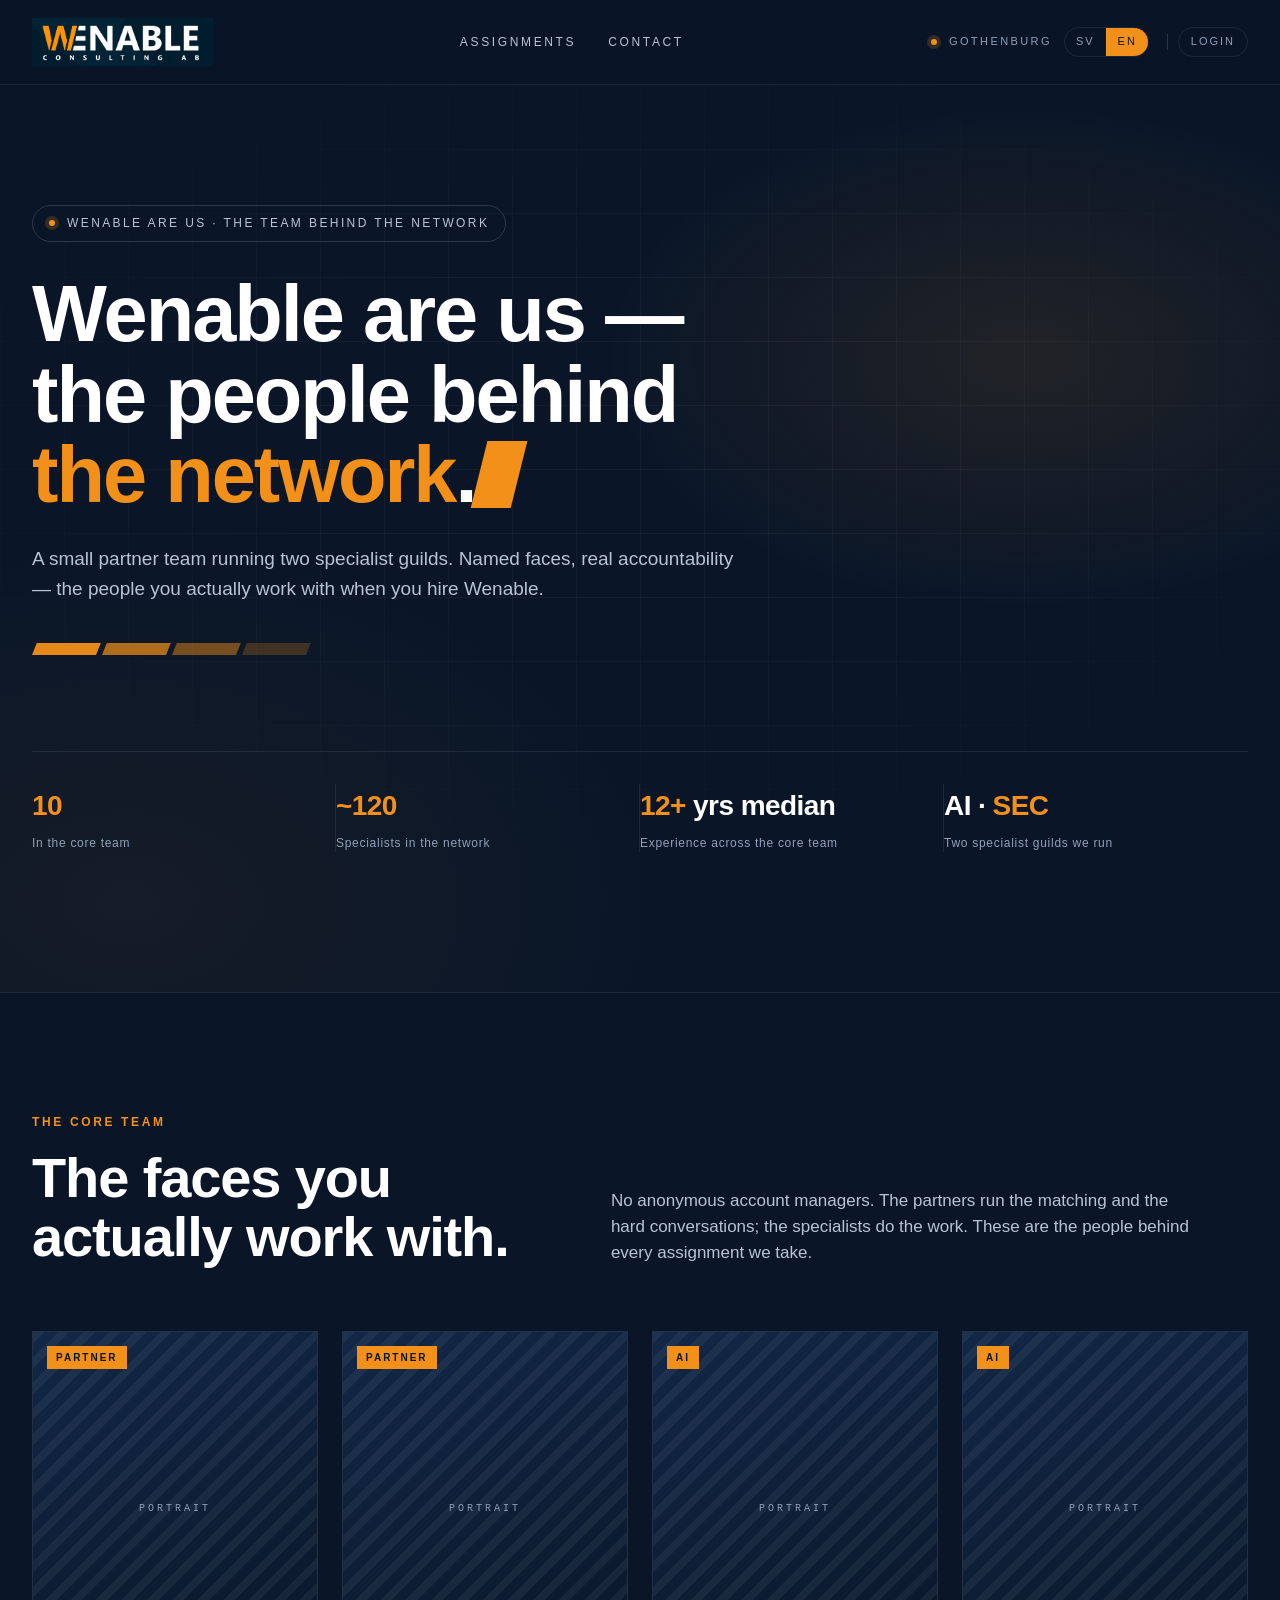
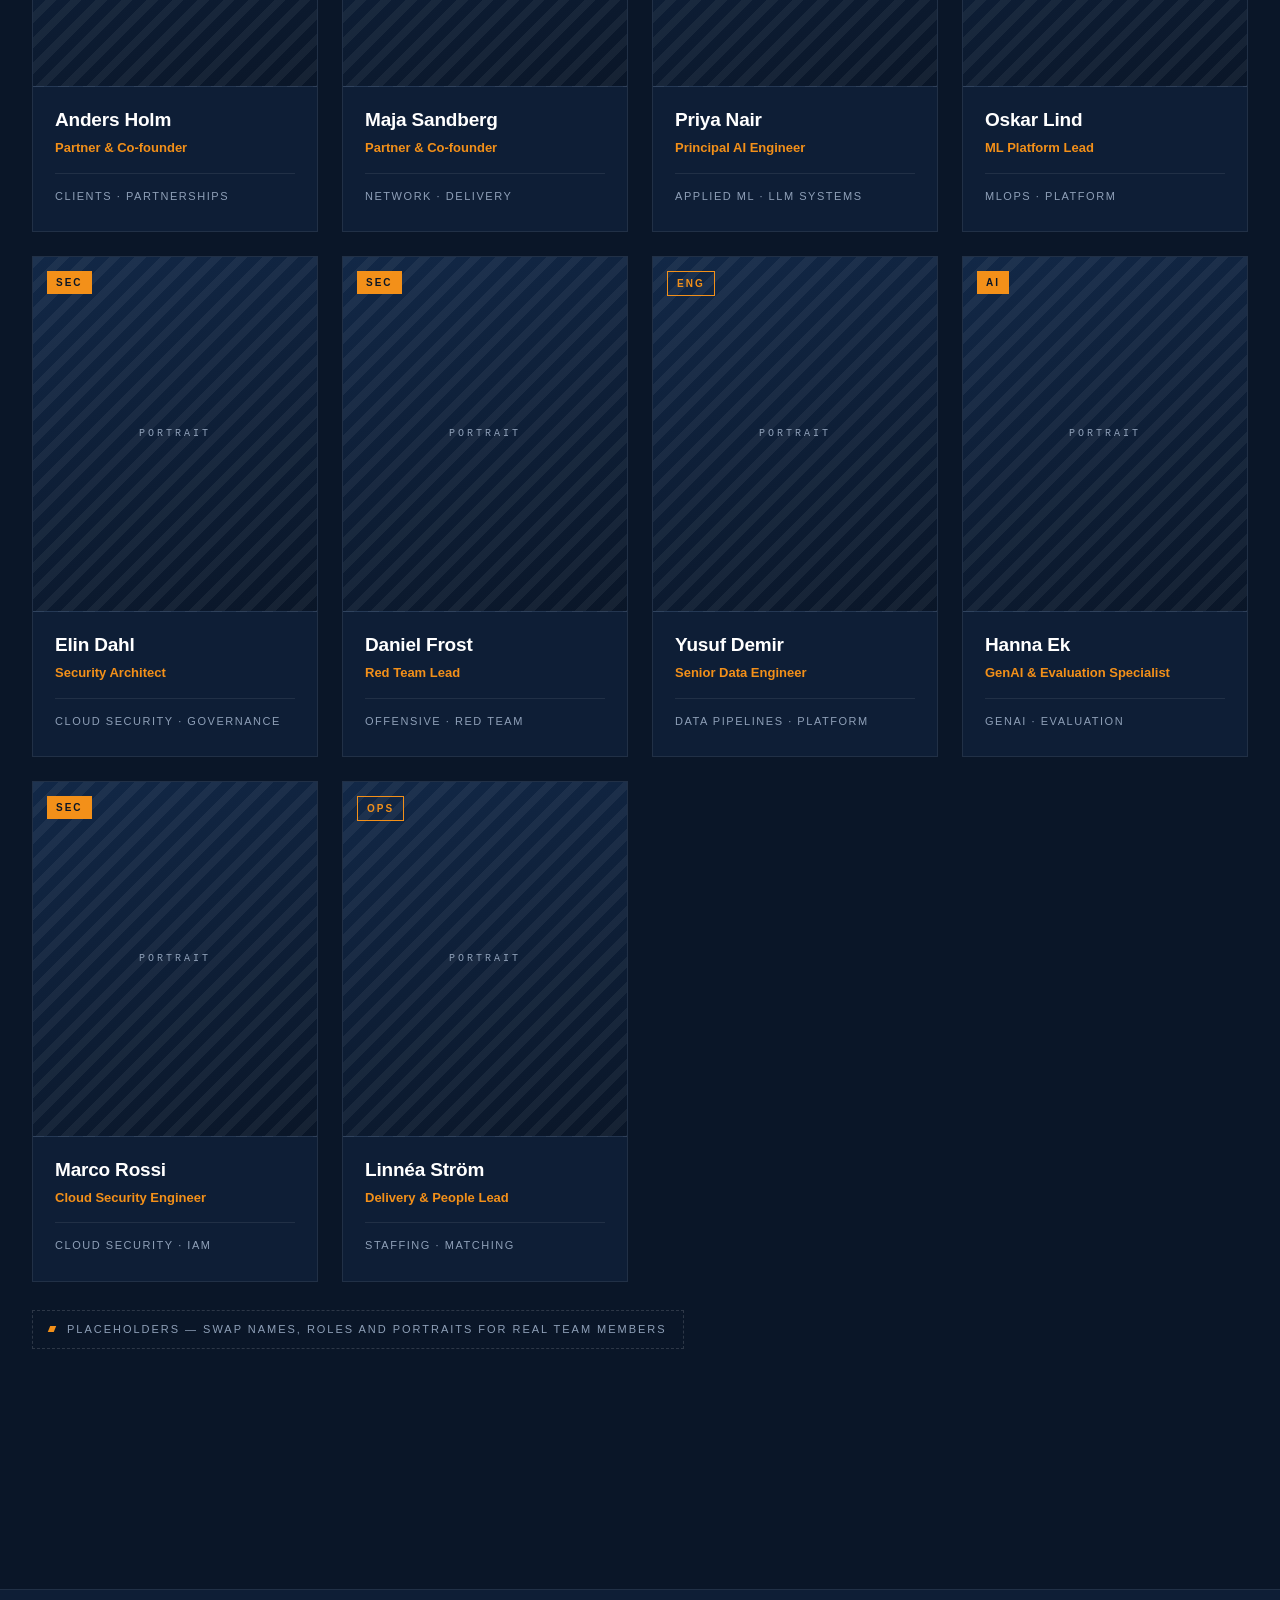
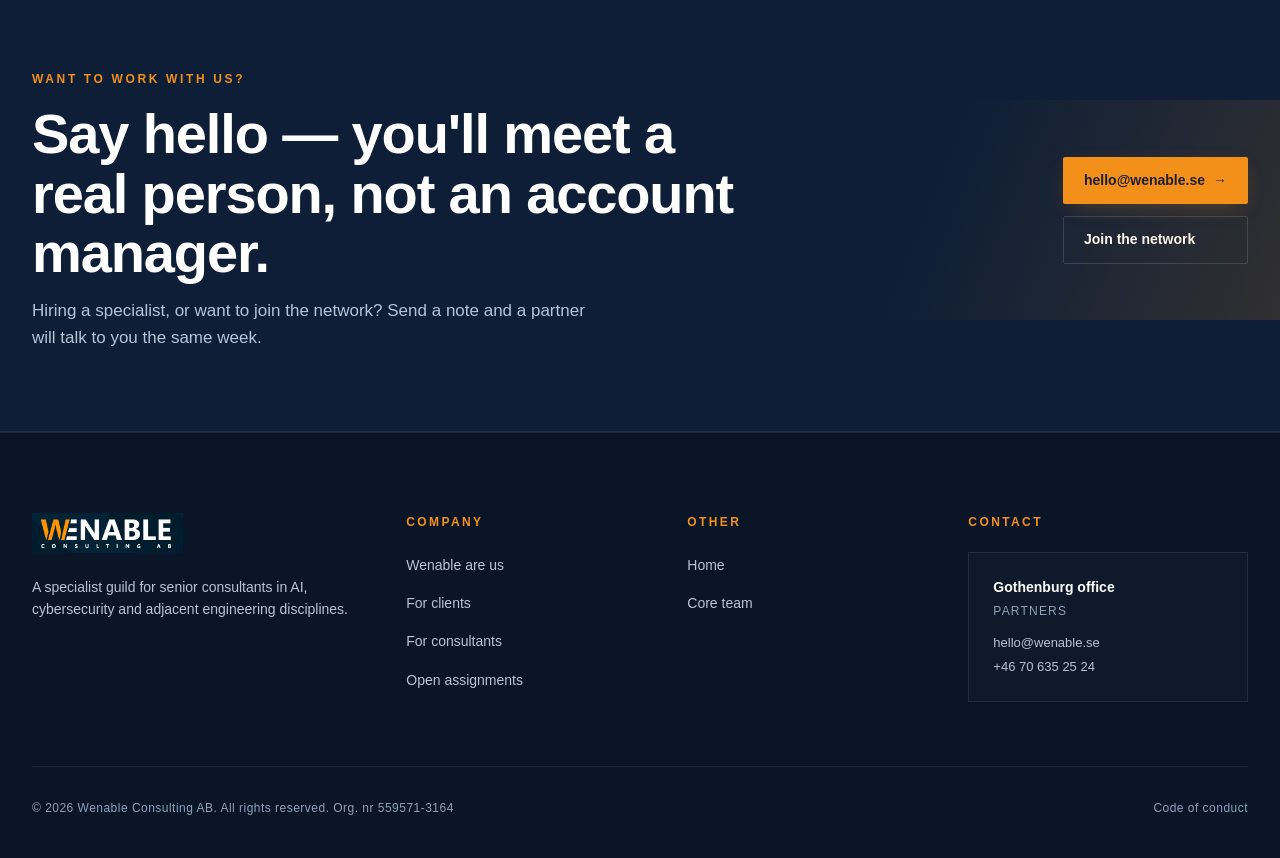
<file: Wenable are us.html>
<!doctype html>
<html lang="en">
<head>
<meta charset="utf-8" />
<meta name="viewport" content="width=device-width, initial-scale=1" />
<meta name="referrer" content="strict-origin-when-cross-origin">
<link rel="icon" href="/favicon.ico" sizes="any">
<link rel="icon" type="image/png" sizes="32x32" href="/assets/favicon/favicon-32x32.png">
<link rel="icon" type="image/png" sizes="16x16" href="/assets/favicon/favicon-16x16.png">
<link rel="apple-touch-icon" href="/assets/favicon/apple-touch-icon.png">
<link rel="manifest" href="/assets/favicon/site.webmanifest">
<title>Wenable are us — the team behind the network · Wenable Consulting AB</title>
<link rel="stylesheet" href="assets/wenable.css">
<style>
/* Quick facts strip on hero (shared pattern with For Consultants) */
.fact-strip {
  display: grid;
  grid-template-columns: repeat(4, 1fr);
  gap: 0;
  margin-top: 96px;
  padding-top: 32px;
  border-top: 1px solid var(--line);
}
.fact-strip .fact { padding-right: 24px; border-right: 1px solid var(--line); }
.fact-strip .fact:last-child { border-right: 0; }
.fact-strip .fact-k { font-size: 28px; font-weight: 700; letter-spacing: -0.02em; }
.fact-strip .fact-k .accent { color: var(--orange); }
.fact-strip .fact-v { font-size: 12px; color: var(--muted); margin-top: 6px; letter-spacing: 0.06em; }

/* TEAM GRID */
.team-grid {
  display: grid;
  grid-template-columns: repeat(4, 1fr);
  gap: 24px;
}
.member {
  position: relative;
  background: var(--bg-2);
  border: 1px solid var(--line);
  overflow: hidden;
  transition: border-color .25s, background .25s, transform .25s;
}
.member::after {
  content: "";
  position: absolute; left: 0; right: 0; top: 0;
  height: 3px; background: var(--orange);
  transform: scaleX(0); transform-origin: left;
  transition: transform .35s ease;
  z-index: 3;
}
.member:hover { border-color: var(--line-2); background: var(--bg-3); transform: translateY(-4px); }
.member:hover::after { transform: scaleX(1); }

/* portrait placeholder — drop a real photo in here */
.member-photo {
  aspect-ratio: 4 / 5;
  position: relative;
  display: grid; place-items: center;
  border-bottom: 1px solid var(--line);
  background:
    repeating-linear-gradient(135deg, rgba(255,255,255,0.05) 0 8px, transparent 8px 18px),
    linear-gradient(160deg, var(--bg-3), var(--bg));
}
.member-photo .ph {
  font-family: ui-monospace, "SF Mono", "Cascadia Mono", Menlo, Consolas, monospace;
  font-size: 10px; letter-spacing: 0.3em; text-transform: uppercase;
  color: var(--muted);
}
.member-tag {
  position: absolute; top: 14px; left: 14px;
  font-size: 10px; letter-spacing: 0.2em; font-weight: 700;
  color: var(--bg); background: var(--orange);
  padding: 4px 9px;
}
.member-tag.line {
  background: transparent; color: var(--orange);
  border: 1px solid var(--orange);
}
.member-body { padding: 22px 22px 26px; }
.member-name { font-size: 19px; line-height: 1.2; letter-spacing: -0.01em; margin-bottom: 7px; }
.member-role { font-size: 13px; color: var(--orange); font-weight: 600; }
.member-focus {
  font-size: 11px; color: var(--muted);
  letter-spacing: 0.14em; text-transform: uppercase;
  margin-top: 14px; padding-top: 14px;
  border-top: 1px solid var(--line);
}

/* hint banner — these are placeholders */
.ph-note {
  margin-top: 28px;
  display: inline-flex; align-items: center; gap: 12px;
  font-size: 11px; letter-spacing: 0.18em; text-transform: uppercase;
  color: var(--muted);
  border: 1px dashed var(--line-2);
  padding: 10px 16px;
}
.ph-note .dot { width: 6px; height: 6px; background: var(--orange); transform: skewX(-22deg); }

@media (max-width: 960px) {
  .fact-strip { grid-template-columns: repeat(2, 1fr); }
  .team-grid { grid-template-columns: repeat(2, 1fr); }
}
@media (max-width: 560px) {
  .team-grid { grid-template-columns: 1fr; }
}
</style>
</head>
<body>

<div class="site-bg" aria-hidden="true">
  <canvas id="bg-canvas"></canvas>
  <div class="bg-glow"></div>
  <div class="bg-grid"></div>
</div>

<!-- NAV -->
<header class="nav">
  <div class="wrap nav-inner">
    <a href="index.html" class="logo-link" aria-label="Wenable Consulting AB — home">
      <img src="assets/wenable-logo-full.png" alt="Wenable Consulting AB" class="logo-full">
    </a>
    <nav class="nav-links" aria-label="Primary">
      <a href="For Clients.html" class="auth-gated" data-sv="Våra tjänster">Our Services</a>
      <a href="For Consultants.html" class="auth-gated" data-sv="För specialister">For Specialists</a>
      <a href="assignments.html" data-sv="Uppdrag">Assignments</a>
      <a href="Wenable are us.html" class="auth-gated" data-sv="Wenable är vi">Wenable are us</a>
      <a href="mailto:hello&#64;wenable.se" data-sv="Kontakt">Contact</a>
    </nav>
    <div class="nav-meta">
      <span class="pulse" aria-hidden="true"></span>
      <span data-sv="Göteborg">Gothenburg</span>
      <div class="lang-switch" role="group" aria-label="Language / Språk">
        <button type="button" data-lang-btn="sv">SV</button>
        <button type="button" data-lang-btn="en">EN</button>
      </div>
    </div>
  </div>
</header>

<!-- HERO -->
<section class="hero">
  <div class="grid-bg" aria-hidden="true"></div>
  <div class="wrap hero-content">
    <div class="hero-eyebrow"><span class="dot"></span><span data-sv="Wenable är vi · Teamet bakom nätverket">Wenable are us · The team behind the network</span></div>
    <h1 data-sv="Wenable är vi —<br/> människorna bakom<br/> <span class=&quot;accent&quot;>nätverket</span>.<span class=&quot;slash&quot; aria-hidden=&quot;true&quot;></span>">
      Wenable are us —<br/>
      the people behind<br/>
      <span class="accent">the network</span>.<span class="slash" aria-hidden="true"></span>
    </h1>
    <p class="hero-lede" data-sv="Ett litet partnerteam som driver två specialistgillen. Namngivna ansikten, riktigt ansvar – personerna du faktiskt arbetar med när du anlitar Wenable.">
      A small partner team running two specialist guilds. Named faces, real
      accountability — the people you actually work with when you hire Wenable.
    </p>
    <div class="ribbon-row" aria-hidden="true">
      <span class="bar"></span><span class="bar"></span><span class="bar"></span><span class="bar"></span>
    </div>
    <div class="fact-strip">
      <div class="fact">
        <div class="fact-k"><span class="accent">10</span></div>
        <div class="fact-v" data-sv="I kärnteamet">In the core team</div>
      </div>
      <div class="fact">
        <div class="fact-k"><span class="accent">~120</span></div>
        <div class="fact-v" data-sv="Specialister i nätverket">Specialists in the network</div>
      </div>
      <div class="fact">
        <div class="fact-k"><span class="accent">12+</span><span data-sv=" år median"> yrs median</span></div>
        <div class="fact-v" data-sv="Erfarenhet i kärnteamet">Experience across the core team</div>
      </div>
      <div class="fact">
        <div class="fact-k">AI · <span class="accent">SEC</span></div>
        <div class="fact-v" data-sv="Två specialistgillen vi driver">Two specialist guilds we run</div>
      </div>
    </div>
  </div>
</section>

<!-- TEAM -->
<section class="section" id="team">
  <div class="wrap">
    <div class="section-head">
      <div>
        <div class="eyebrow" data-sv="Kärnteamet">The core team</div>
        <h2 class="mt-16" data-sv="Ansiktena du faktiskt arbetar med.">The faces you actually work with.</h2>
      </div>
      <p data-sv="Inga anonyma account managers. Partnerna sköter matchningen och de svåra samtalen; specialisterna gör arbetet. Det här är personerna bakom varje uppdrag vi tar.">
        No anonymous account managers. The partners run the matching and the hard
        conversations; the specialists do the work. These are the people behind every
        assignment we take.
      </p>
    </div>

    <div class="team-grid">
      <!-- 01 -->
      <article class="member">
        <div class="member-photo"><span class="member-tag" data-sv="PARTNER">PARTNER</span><span class="ph" data-sv="PORTRÄTT">Portrait</span></div>
        <div class="member-body">
          <h3 class="member-name">Anders Holm</h3>
          <div class="member-role" data-sv="Partner &amp; medgrundare">Partner &amp; Co-founder</div>
          <div class="member-focus" data-sv="Kunder · partnerskap">Clients · partnerships</div>
        </div>
      </article>
      <!-- 02 -->
      <article class="member">
        <div class="member-photo"><span class="member-tag" data-sv="PARTNER">PARTNER</span><span class="ph" data-sv="PORTRÄTT">Portrait</span></div>
        <div class="member-body">
          <h3 class="member-name">Maja Sandberg</h3>
          <div class="member-role" data-sv="Partner &amp; medgrundare">Partner &amp; Co-founder</div>
          <div class="member-focus" data-sv="Nätverk · leverans">Network · delivery</div>
        </div>
      </article>
      <!-- 03 -->
      <article class="member">
        <div class="member-photo"><span class="member-tag" data-sv="AI">AI</span><span class="ph" data-sv="PORTRÄTT">Portrait</span></div>
        <div class="member-body">
          <h3 class="member-name">Priya Nair</h3>
          <div class="member-role" data-sv="Principal AI-ingenjör">Principal AI Engineer</div>
          <div class="member-focus" data-sv="Tillämpad ML · LLM-system">Applied ML · LLM systems</div>
        </div>
      </article>
      <!-- 04 -->
      <article class="member">
        <div class="member-photo"><span class="member-tag" data-sv="AI">AI</span><span class="ph" data-sv="PORTRÄTT">Portrait</span></div>
        <div class="member-body">
          <h3 class="member-name">Oskar Lind</h3>
          <div class="member-role" data-sv="ML-plattformsledare">ML Platform Lead</div>
          <div class="member-focus" data-sv="MLOps · plattform">MLOps · platform</div>
        </div>
      </article>
      <!-- 05 -->
      <article class="member">
        <div class="member-photo"><span class="member-tag" data-sv="SÄK">SEC</span><span class="ph" data-sv="PORTRÄTT">Portrait</span></div>
        <div class="member-body">
          <h3 class="member-name">Elin Dahl</h3>
          <div class="member-role" data-sv="Säkerhetsarkitekt">Security Architect</div>
          <div class="member-focus" data-sv="Molnsäkerhet · styrning">Cloud security · governance</div>
        </div>
      </article>
      <!-- 06 -->
      <article class="member">
        <div class="member-photo"><span class="member-tag" data-sv="SÄK">SEC</span><span class="ph" data-sv="PORTRÄTT">Portrait</span></div>
        <div class="member-body">
          <h3 class="member-name">Daniel Frost</h3>
          <div class="member-role" data-sv="Red team-ledare">Red Team Lead</div>
          <div class="member-focus" data-sv="Offensiv · red team">Offensive · red team</div>
        </div>
      </article>
      <!-- 07 -->
      <article class="member">
        <div class="member-photo"><span class="member-tag line" data-sv="ING">ENG</span><span class="ph" data-sv="PORTRÄTT">Portrait</span></div>
        <div class="member-body">
          <h3 class="member-name">Yusuf Demir</h3>
          <div class="member-role" data-sv="Senior dataingenjör">Senior Data Engineer</div>
          <div class="member-focus" data-sv="Datapipelines · plattform">Data pipelines · platform</div>
        </div>
      </article>
      <!-- 08 -->
      <article class="member">
        <div class="member-photo"><span class="member-tag" data-sv="AI">AI</span><span class="ph" data-sv="PORTRÄTT">Portrait</span></div>
        <div class="member-body">
          <h3 class="member-name">Hanna Ek</h3>
          <div class="member-role" data-sv="GenAI- &amp; utvärderingsspecialist">GenAI &amp; Evaluation Specialist</div>
          <div class="member-focus" data-sv="GenAI · utvärdering">GenAI · evaluation</div>
        </div>
      </article>
      <!-- 09 -->
      <article class="member">
        <div class="member-photo"><span class="member-tag" data-sv="SÄK">SEC</span><span class="ph" data-sv="PORTRÄTT">Portrait</span></div>
        <div class="member-body">
          <h3 class="member-name">Marco Rossi</h3>
          <div class="member-role" data-sv="Molnsäkerhetsingenjör">Cloud Security Engineer</div>
          <div class="member-focus" data-sv="Molnsäkerhet · IAM">Cloud security · IAM</div>
        </div>
      </article>
      <!-- 10 -->
      <article class="member">
        <div class="member-photo"><span class="member-tag line" data-sv="DRIFT">OPS</span><span class="ph" data-sv="PORTRÄTT">Portrait</span></div>
        <div class="member-body">
          <h3 class="member-name">Linnéa Ström</h3>
          <div class="member-role" data-sv="Leverans- &amp; personalansvarig">Delivery &amp; People Lead</div>
          <div class="member-focus" data-sv="Bemanning · matchning">Staffing · matching</div>
        </div>
      </article>
    </div>

    <div class="ph-note"><span class="dot" aria-hidden="true"></span><span data-sv="Platshållare — byt ut namn, roller och porträtt mot riktiga teammedlemmar">Placeholders — swap names, roles and portraits for real team members</span></div>
  </div>
</section>

<!-- CTA -->
<section class="cta-strip" id="join">
  <div class="wrap cta-strip-inner">
    <div>
      <div class="eyebrow" data-sv="Vill du arbeta med oss?">Want to work with us?</div>
      <h2 class="mt-16 mw-720" data-sv="Säg hej — du möter en riktig person, inte en account manager.">
        Say hello — you'll meet a real person, not an account manager.
      </h2>
      <p class="mt-16 mw-560" data-sv="Anlitar du en specialist eller vill du gå med i nätverket? Skicka en rad så pratar en partner med dig samma vecka.">
        Hiring a specialist, or want to join the network? Send a note and a partner
        will talk to you the same week.
      </p>
    </div>
    <div class="cta-actions">
      <a class="btn btn-primary" href="mailto:hello&#64;wenable.se">hello&#64;wenable.se <span class="arr">→</span></a>
      <a class="btn btn-ghost" href="For Consultants.html" data-sv="Gå med i nätverket">Join the network</a>
    </div>
  </div>
</section>

<!-- FOOTER -->
<footer class="foot">
  <div class="wrap">
    <div class="foot-grid">
      <div class="foot-blurb">
        <a href="index.html" class="logo-link"><img src="assets/wenable-logo-full.png" alt="Wenable Consulting AB" class="logo-full small"></a>
        <p data-sv="Ett specialistgille för seniora konsulter inom AI, cybersäkerhet och angränsande ingenjörsdiscipliner.">
          A specialist guild for senior consultants in AI, cybersecurity and adjacent
          engineering disciplines.
        </p>
      </div>
      <div>
        <h4 data-sv="Företaget">Company</h4>
        <ul>
          <li><a href="Wenable are us.html" data-sv="Wenable är vi">Wenable are us</a></li>
          <li><a href="For Clients.html" data-sv="För kunder">For clients</a></li>
          <li><a href="For Consultants.html" data-sv="För konsulter">For consultants</a></li>
          <li><a href="assignments.html" data-sv="Öppna uppdrag">Open assignments</a></li>
        </ul>
      </div>
      <div>
        <h4 data-sv="Övrigt">Other</h4>
        <ul>
          <li><a href="index.html" data-sv="Hem">Home</a></li>
          <li><a href="#team" data-sv="Kärnteamet">Core team</a></li>
        </ul>
      </div>
      <div>
        <h4 data-sv="Kontakt">Contact</h4>
        <div class="contact">
          <div class="name" data-sv="Göteborgskontoret">Gothenburg office</div>
          <div class="role" data-sv="Partners">Partners</div>
          <a href="mailto:hello&#64;wenable.se">hello&#64;wenable.se</a>
          <a href="tel:+46706352524">+46 70 635 25 24</a>
        </div>
      </div>
    </div>
    <div class="foot-bottom">
      <div data-sv="© 2026 Wenable Consulting AB. Med ensamrätt. Org.nr 559571-3164">© 2026 Wenable Consulting AB. All rights reserved. Org. nr 559571-3164</div>
      <div class="fb-links">
        <a href="#" data-sv="Uppförandekod">Code of conduct</a>
      </div>
    </div>
  </div>
</footer>

<script src="assets/i18n.js"></script>
<script src="assets/bg-network.js"></script>
<script src="assets/admin.js"></script>

</body>
</html>
</file>
<file: assets/wenable.css>
:root {
  --bg: #0A1628;
  --bg-2: #0E1E36;
  --bg-3: #122847;
  --line: rgba(255,255,255,0.08);
  --line-2: rgba(255,255,255,0.14);
  --ink: #FFFFFF;
  --muted: #8FA0B8;
  --muted-2: #B6C4D6;
  --orange: #F39019;
  --orange-2: #FFA94B;
  --orange-shadow: rgba(243,144,25,0.35);
}
* { box-sizing: border-box; }
html, body { margin: 0; padding: 0; background: var(--bg); color: var(--ink); }
html { scroll-behavior: smooth; }
body {
  font-family: "Segoe UI", "Segoe UI Web (West European)", -apple-system, BlinkMacSystemFont, Tahoma, Geneva, Verdana, sans-serif;
  font-size: 17px;
  line-height: 1.55;
  -webkit-font-smoothing: antialiased;
  text-rendering: optimizeLegibility;
  overflow-x: hidden;
}
a { color: inherit; text-decoration: none; }
img { display: block; max-width: 100%; }
button { font-family: inherit; }
::selection { background: var(--orange); color: var(--bg); }

.wrap { max-width: 1280px; margin: 0 auto; padding: 0 32px; }
.eyebrow {
  text-transform: uppercase;
  letter-spacing: 0.22em;
  font-size: 12px;
  color: var(--orange);
  font-weight: 600;
}
h1, h2, h3, h4 { font-weight: 700; letter-spacing: -0.01em; margin: 0; }
h1 { font-size: clamp(40px, 6.2vw, 84px); line-height: 1.02; letter-spacing: -0.025em; }
h2 { font-size: clamp(32px, 4.4vw, 56px); line-height: 1.06; letter-spacing: -0.02em; }
h3 { font-size: 22px; line-height: 1.25; }
p { margin: 0; color: var(--muted-2); }

.mt-16 { margin-top: 16px; }
.mt-24 { margin-top: 24px; }
.mt-36 { margin-top: 36px; }
.mw-560 { max-width: 560px; }
.mw-720 { max-width: 720px; }
.spacer-120 { margin-top: 120px; }

/* nav */
.nav {
  position: sticky; top: 0; z-index: 50;
  backdrop-filter: blur(14px);
  -webkit-backdrop-filter: blur(14px);
  background: rgba(10,22,40,0.78);
  border-bottom: 1px solid var(--line);
}
.nav-inner {
  display: flex; align-items: center; justify-content: space-between;
  height: 84px;
  gap: 32px;
}
.logo-link { display: inline-flex; align-items: center; }
.logo-full { height: 48px; width: auto; }
.logo-full.small { height: 40px; }
.nav-links { display: flex; gap: 32px; align-items: center; }
.nav-links a {
  font-size: 12px;
  letter-spacing: 0.22em;
  text-transform: uppercase;
  color: var(--muted-2);
  transition: color .2s;
  position: relative;
  padding: 4px 0;
}
.nav-links a:hover { color: var(--ink); }
.nav-links a:hover::after {
  content: ""; position: absolute; left: 0; right: 0; bottom: -2px;
  height: 2px; background: var(--orange);
}
.nav-meta {
  font-size: 11px; letter-spacing: 0.22em; text-transform: uppercase;
  color: var(--muted);
  display: inline-flex; align-items: center; gap: 12px;
}
.nav-meta .pulse {
  width: 6px; height: 6px; border-radius: 50%;
  background: var(--orange);
  box-shadow: 0 0 0 4px rgba(243,144,25,0.18);
}

/* language switch */
.lang-switch {
  display: inline-flex;
  border: 1px solid var(--line);
  border-radius: 999px;
  overflow: hidden;
}
.lang-switch button {
  font: inherit;
  font-size: 11px;
  letter-spacing: 0.18em;
  text-transform: uppercase;
  padding: 5px 11px;
  background: transparent;
  color: var(--muted);
  border: 0;
  cursor: pointer;
  transition: background .2s, color .2s;
}
.lang-switch button + button { border-left: 1px solid var(--line); }
.lang-switch button.active { background: var(--orange); color: #0a1628; }
.lang-switch button:not(.active):hover { color: var(--ink); }
@media (max-width: 960px) {
  .nav-meta { display: none; }
}

.btn {
  display: inline-flex; align-items: center; gap: 8px;
  padding: 12px 20px;
  border-radius: 2px;
  font-size: 14px; font-weight: 600;
  cursor: pointer;
  border: 1px solid transparent;
  transition: transform .15s, background .2s, color .2s, border-color .2s;
}
.btn-primary {
  background: var(--orange); color: var(--bg);
  box-shadow: 0 6px 22px -8px var(--orange-shadow);
}
.btn-primary:hover { background: var(--orange-2); transform: translateY(-1px); }
.btn-ghost {
  background: transparent; color: var(--ink);
  border-color: var(--line-2);
}
.btn-ghost:hover { border-color: var(--orange); color: var(--orange); }
.btn .arr { transition: transform .2s; }
.btn:hover .arr { transform: translateX(3px); }

/* hero */
.hero {
  position: relative; overflow: hidden;
  padding: 120px 0 140px;
}
.hero::before {
  content: "";
  position: absolute; inset: 0;
  background:
    radial-gradient(700px 420px at 80% 30%, rgba(243,144,25,0.10), transparent 60%),
    radial-gradient(900px 600px at 10% 90%, rgba(243,144,25,0.05), transparent 60%);
  pointer-events: none;
}
.grid-bg {
  position: absolute; inset: 0;
  background-image:
    linear-gradient(rgba(255,255,255,0.04) 1px, transparent 1px),
    linear-gradient(90deg, rgba(255,255,255,0.04) 1px, transparent 1px);
  background-size: 64px 64px;
  mask-image: radial-gradient(ellipse 80% 60% at 50% 40%, #000 30%, transparent 80%);
  -webkit-mask-image: radial-gradient(ellipse 80% 60% at 50% 40%, #000 30%, transparent 80%);
  pointer-events: none;
}
.hero-content { position: relative; }
.hero-eyebrow {
  display: inline-flex; align-items: center; gap: 12px;
  border: 1px solid var(--line-2);
  border-radius: 999px;
  padding: 8px 16px;
  font-size: 12px; letter-spacing: 0.2em; text-transform: uppercase;
  color: var(--muted-2);
  margin-bottom: 32px;
}
.hero-eyebrow .dot {
  width: 6px; height: 6px; border-radius: 50%;
  background: var(--orange); box-shadow: 0 0 0 4px rgba(243,144,25,0.18);
}
.hero h1 .accent { color: var(--orange); }
.hero h1 .slash {
  display: inline-block;
  width: 0.5em; height: 0.85em;
  background: var(--orange);
  transform: skewX(-14deg);
  margin: 0 0.06em -0.04em 0.04em;
  vertical-align: -0.04em;
}
.hero-lede {
  margin-top: 28px;
  max-width: 720px;
  font-size: 19px;
  color: var(--muted-2);
}
.hero-cta { display: flex; gap: 14px; margin-top: 44px; flex-wrap: wrap; }
.hero-meta {
  display: grid;
  grid-template-columns: repeat(4, 1fr);
  gap: 32px;
  margin-top: 96px;
  padding-top: 32px;
  border-top: 1px solid var(--line);
  position: relative;
}
.hero-meta .stat .k { font-size: 32px; font-weight: 700; letter-spacing: -0.02em; }
.hero-meta .stat .k .accent { color: var(--orange); }
.hero-meta .stat .v { font-size: 13px; color: var(--muted); margin-top: 4px; }

.ribbon-row { display: flex; gap: 6px; margin-top: 40px; }
.ribbon-row .bar {
  width: 64px; height: 12px; background: var(--orange);
  transform: skewX(-22deg);
  transform-origin: bottom left;
  opacity: 0.95;
}
.ribbon-row .bar:nth-child(2) { opacity: 0.7; }
.ribbon-row .bar:nth-child(3) { opacity: 0.45; }
.ribbon-row .bar:nth-child(4) { opacity: 0.22; }

/* section */
section { position: relative; }
.section { padding: 120px 0; border-top: 1px solid var(--line); }
.section-head {
  display: grid;
  grid-template-columns: 1fr 1.2fr;
  gap: 48px;
  align-items: end;
  margin-bottom: 64px;
}
.section-head p { max-width: 580px; }

/* services */
.services {
  display: grid;
  grid-template-columns: repeat(3, 1fr);
  gap: 24px;
}
.service {
  position: relative;
  background: var(--bg-2);
  border: 1px solid var(--line);
  padding: 32px 28px 36px;
  overflow: hidden;
  transition: transform .25s, border-color .25s, background .25s;
}
.service::before {
  content: "";
  position: absolute; top: 0; left: 0;
  width: 0; height: 4px; background: var(--orange);
  transition: width .3s ease;
}
.service:hover { background: var(--bg-3); border-color: var(--line-2); transform: translateY(-4px); }
.service:hover::before { width: 64px; }
.service-num {
  font-size: 12px; letter-spacing: 0.2em;
  color: var(--orange);
  font-weight: 600;
  margin-bottom: 28px;
}
.service-icon { width: 56px; height: 56px; margin-bottom: 24px; position: relative; }
.service h3 { margin-bottom: 14px; }
.service p { font-size: 15px; color: var(--muted-2); }
.service-tags { margin-top: 24px; display: flex; flex-wrap: wrap; gap: 8px; }
.tag {
  font-size: 11px; letter-spacing: 0.08em;
  padding: 5px 10px;
  border: 1px solid var(--line-2);
  color: var(--muted-2);
  text-transform: uppercase;
}

/* clients */
.clients-section { padding: 80px 0; border-top: 1px solid var(--line); }
.clients-row {
  display: grid;
  grid-template-columns: repeat(6, 1fr);
  gap: 32px;
  align-items: center;
  margin-top: 32px;
}
.client {
  height: 64px;
  border: 1px solid var(--line);
  display: flex; align-items: center; justify-content: center;
  font-weight: 700; letter-spacing: 0.06em;
  color: var(--muted);
  font-size: 14px;
  transition: color .2s, border-color .2s;
}
.client:hover { color: var(--ink); border-color: var(--line-2); }

/* feature row */
.feature {
  display: grid;
  grid-template-columns: 1.1fr 1fr;
  gap: 80px;
  align-items: center;
}
.feature.reverse { grid-template-columns: 1fr 1.1fr; }
.feature.reverse .feature-art { order: -1; }
.feature h2 { margin-bottom: 0; }
.feature p + p { margin-top: 16px; }
.feature-list { margin-top: 32px; padding: 0; display: grid; gap: 16px; }
.feature-list li {
  list-style: none; padding-left: 32px; position: relative;
  font-size: 15px; color: var(--muted-2);
}
.feature-list li::before {
  content: ""; position: absolute; left: 0; top: 8px;
  width: 16px; height: 4px; background: var(--orange);
  transform: skewX(-22deg);
}
.feature-art {
  aspect-ratio: 4/3;
  background: var(--bg-2);
  border: 1px solid var(--line);
  position: relative; overflow: hidden;
}
.art-tile {
  position: relative;
  background: linear-gradient(135deg, #0E1E36, #0A1628);
}
.art-tile svg { width: 100%; height: 100%; display: block; }

.art-process {
  background: linear-gradient(160deg, #0E1E36, #0A1628);
  padding: 32px;
  display: flex; flex-direction: column; gap: 12px;
  justify-content: center;
}
.art-process .step-card {
  border: 1px solid var(--line);
  padding: 16px 20px;
  background: rgba(255,255,255,0.02);
  display: grid;
  grid-template-columns: 32px 1fr auto;
  gap: 14px; align-items: center;
}
.art-process .step-card .n { font-size: 11px; color: var(--orange); letter-spacing: 0.2em; }
.art-process .step-card .t { font-size: 14px; font-weight: 600; }
.art-process .step-card .pct { font-size: 11px; color: var(--muted); letter-spacing: 0.1em; }
.art-process .step-card.active { border-color: var(--orange); background: rgba(243,144,25,0.06); }
.art-process .step-card.active .pct { color: var(--orange); }

/* process / how we work */
.process {
  display: grid;
  grid-template-columns: repeat(3, 1fr);
  gap: 24px;
  counter-reset: step;
}
.step {
  border-top: 2px solid var(--line);
  padding: 28px 0 0;
  position: relative;
  counter-increment: step;
}
.step::before {
  content: "0" counter(step);
  display: block;
  font-size: 12px; letter-spacing: 0.2em; color: var(--orange);
  margin-bottom: 16px; font-weight: 600;
}
.step::after {
  content: "";
  position: absolute; top: -2px; left: 0;
  width: 64px; height: 2px; background: var(--orange);
}
.step h3 { font-size: 26px; margin-bottom: 14px; letter-spacing: -0.01em; }
.step p { font-size: 15px; }
.step-tags { margin-top: 24px; display: flex; flex-wrap: wrap; gap: 6px; }

/* FAQ — pure CSS using <details> */
.faq-list { display: grid; gap: 0; }
.faq-item {
  border-top: 1px solid var(--line);
  padding: 0;
}
.faq-item:last-child { border-bottom: 1px solid var(--line); }
.faq-q {
  list-style: none;
  cursor: pointer;
  padding: 28px 0;
  font-size: 20px; font-weight: 600;
  display: flex; justify-content: space-between; align-items: center; gap: 32px;
  letter-spacing: -0.01em;
  transition: color .2s;
  color: var(--ink);
}
.faq-q::-webkit-details-marker { display: none; }
.faq-q::marker { content: ""; }
.faq-q:hover { color: var(--orange); }
.faq-toggle {
  flex: 0 0 32px; width: 32px; height: 32px;
  border: 1px solid var(--line-2);
  display: grid; place-items: center;
  transition: background .2s, border-color .2s;
  position: relative;
}
.faq-q:hover .faq-toggle { border-color: var(--orange); }
.faq-toggle::before, .faq-toggle::after {
  content: ""; position: absolute;
  background: var(--ink);
}
.faq-toggle::before { width: 14px; height: 1.5px; }
.faq-toggle::after { width: 1.5px; height: 14px; transition: transform .2s; }
.faq-item[open] .faq-toggle { background: var(--orange); border-color: var(--orange); }
.faq-item[open] .faq-toggle::before, .faq-item[open] .faq-toggle::after { background: var(--bg); }
.faq-item[open] .faq-toggle::after { transform: scaleY(0); }
.faq-a {
  padding: 0 0 28px;
  max-width: 760px;
  color: var(--muted-2);
  font-size: 16px;
  animation: faqIn .25s ease;
}
@keyframes faqIn {
  from { opacity: 0; transform: translateY(-4px); }
  to   { opacity: 1; transform: none; }
}

/* insights */
.insights {
  display: grid;
  grid-template-columns: repeat(3, 1fr);
  gap: 24px;
}
.insight {
  border: 1px solid var(--line);
  background: var(--bg-2);
  padding: 28px;
  transition: border-color .2s, background .2s, transform .2s;
  display: flex; flex-direction: column;
  min-height: 280px;
}
.insight:hover { border-color: var(--orange); transform: translateY(-3px); }
.insight .when {
  font-size: 12px; color: var(--orange);
  letter-spacing: 0.18em; text-transform: uppercase;
  margin-bottom: 18px;
}
.insight h3 { font-size: 20px; margin-bottom: 12px; letter-spacing: -0.01em; }
.insight p { font-size: 14px; flex: 1; }
.insight .read {
  margin-top: 24px;
  font-size: 13px; color: var(--orange); font-weight: 600;
  display: inline-flex; align-items: center; gap: 8px;
}

/* CTA strip */
.cta-strip {
  margin: 120px 0 0;
  background: var(--bg-2);
  border-top: 1px solid var(--line);
  border-bottom: 1px solid var(--line);
  padding: 80px 0;
  position: relative; overflow: hidden;
}
.cta-strip::after {
  content: ""; position: absolute;
  right: -120px; top: 50%; transform: translateY(-50%) skewX(-22deg);
  width: 480px; height: 220px;
  background: linear-gradient(90deg, transparent, rgba(243,144,25,0.18));
  pointer-events: none;
}
.cta-strip-inner {
  display: grid;
  grid-template-columns: 1.4fr auto;
  gap: 48px;
  align-items: center;
  position: relative;
}
.cta-actions { display: flex; flex-direction: column; gap: 12px; }

/* footer */
footer.foot {
  padding: 80px 0 40px;
  border-top: 1px solid var(--line);
}
.foot-grid {
  display: grid;
  grid-template-columns: 1.4fr 1fr 1fr 1.2fr;
  gap: 48px;
  margin-bottom: 64px;
}
.foot-grid h4 {
  font-size: 12px; letter-spacing: 0.2em; text-transform: uppercase;
  color: var(--orange); font-weight: 600; margin-bottom: 20px;
}
.foot-grid ul { list-style: none; padding: 0; margin: 0; display: grid; gap: 12px; }
.foot-grid a { color: var(--muted-2); font-size: 14px; transition: color .2s; }
.foot-grid a:hover { color: var(--orange); }
.foot-blurb p { font-size: 14px; max-width: 320px; margin-top: 16px; }
.foot-bottom {
  border-top: 1px solid var(--line);
  padding-top: 32px;
  display: flex; justify-content: space-between; align-items: center;
  font-size: 12px; color: var(--muted);
  letter-spacing: 0.04em;
}
.foot-bottom .fb-links { display: flex; gap: 24px; }

/* contact card */
.contact {
  border: 1px solid var(--line);
  padding: 24px;
  background: rgba(255,255,255,0.015);
  margin-top: 12px;
}
.contact .name { font-weight: 600; font-size: 14px; margin-bottom: 4px; }
.contact .role { font-size: 12px; color: var(--muted); letter-spacing: 0.1em; text-transform: uppercase; margin-bottom: 12px; }
.contact a { display: block; font-size: 13px; }
.contact a + a { margin-top: 4px; }

/* assignments page */
.page-hero {
  padding: 120px 0 60px;
  position: relative;
}
.page-hero h1 { font-size: clamp(36px, 5vw, 64px); }
.page-hero .lede { max-width: 720px; margin-top: 24px; font-size: 18px; }

/* master/detail layout — pure CSS via :target */
.assign-app {
  display: grid;
  grid-template-columns: 360px 1fr;
  gap: 32px;
  margin-top: 24px;
  border-top: 1px solid var(--line);
  padding-top: 32px;
}
.assign-list {
  display: flex; flex-direction: column;
  gap: 8px;
  position: sticky; top: 96px; align-self: start;
  max-height: calc(100vh - 120px);
  overflow-y: auto;
  padding-right: 4px;
}
.assign-list h4 {
  font-size: 11px; letter-spacing: 0.22em; text-transform: uppercase;
  color: var(--orange); font-weight: 600; margin-bottom: 8px;
}
.assign-row {
  display: block;
  border: 1px solid var(--line);
  background: var(--bg-2);
  padding: 18px 20px;
  transition: border-color .2s, background .2s, transform .15s;
  position: relative;
}
.assign-row:hover { border-color: var(--line-2); transform: translateX(2px); }
.assign-row::before {
  content: "";
  position: absolute; left: 0; top: 0; bottom: 0;
  width: 0; background: var(--orange);
  transition: width .2s;
}
.assign-row .row-meta {
  font-size: 10px; letter-spacing: 0.18em; text-transform: uppercase;
  color: var(--muted); margin-bottom: 8px;
}
.assign-row .row-meta .sep { color: var(--line-2); margin: 0 6px; }
.assign-row .row-title {
  font-size: 15px; font-weight: 600; line-height: 1.3;
  letter-spacing: -0.005em;
  margin-bottom: 8px;
}
.assign-row .row-foot {
  display: flex; justify-content: space-between; align-items: center;
  margin-top: 10px;
}
.assign-row .row-tag {
  font-size: 10px; letter-spacing: 0.16em; text-transform: uppercase;
  padding: 3px 8px; border: 1px solid var(--orange); color: var(--orange);
}
.assign-row .row-tag.closed { color: var(--muted); border-color: var(--line-2); }
.assign-row .row-rate { font-size: 12px; color: var(--muted-2); font-weight: 600; }

/* detail stage — show only the targeted detail */
.assign-detail-stage { position: relative; min-height: 600px; }
.assign-detail {
  border: 1px solid var(--line);
  background: var(--bg-2);
  padding: 40px 44px;
  display: none;
}
.assign-detail:target,
.assign-detail.default {
  display: block;
  animation: detailIn .3s ease;
}
/* when ANY detail is targeted, hide the default fallback */
.assign-app:has(.assign-detail:target) .assign-detail.default { display: none; }
@keyframes detailIn {
  from { opacity: 0; transform: translateY(8px); }
  to { opacity: 1; transform: none; }
}
/* highlight the active row in the list when its detail is targeted */
.assign-row.active::before { width: 4px; }
.assign-row.active { border-color: var(--line-2); }

.assign-detail .d-eyebrow {
  font-size: 11px; letter-spacing: 0.22em; text-transform: uppercase;
  color: var(--orange); font-weight: 600;
}
.assign-detail h2 {
  font-size: clamp(28px, 3vw, 40px); margin-top: 12px; margin-bottom: 24px;
  letter-spacing: -0.015em;
}
.assign-detail .d-lede { font-size: 17px; color: var(--muted-2); max-width: 720px; }
.assign-detail .d-grid {
  margin-top: 32px;
  display: grid; grid-template-columns: repeat(4, 1fr); gap: 0;
  border: 1px solid var(--line); border-right: 0; border-bottom: 0;
}
.assign-detail .d-grid .cell {
  border-right: 1px solid var(--line);
  border-bottom: 1px solid var(--line);
  padding: 16px 18px;
}
.assign-detail .d-grid .lbl {
  font-size: 10px; letter-spacing: 0.18em; text-transform: uppercase;
  color: var(--muted); margin-bottom: 6px;
}
.assign-detail .d-grid .val { font-size: 15px; font-weight: 600; }
.assign-detail .d-grid .val .accent { color: var(--orange); }

.assign-detail h3 {
  font-size: 18px; letter-spacing: -0.01em;
  margin-top: 36px; margin-bottom: 14px;
}
.assign-detail .d-section p { font-size: 15px; color: var(--muted-2); }
.assign-detail .d-section p + p { margin-top: 12px; }
.assign-detail ul.bullets {
  list-style: none; padding: 0; margin: 0;
  display: grid; gap: 12px;
}
.assign-detail ul.bullets li {
  padding-left: 28px; position: relative;
  font-size: 15px; color: var(--muted-2);
}
.assign-detail ul.bullets li::before {
  content: ""; position: absolute; left: 0; top: 8px;
  width: 14px; height: 4px; background: var(--orange);
  transform: skewX(-22deg);
}
.assign-detail .d-stack {
  display: flex; flex-wrap: wrap; gap: 8px; margin-top: 14px;
}

.assign-actions {
  margin-top: 40px;
  padding-top: 28px;
  border-top: 1px solid var(--line);
  display: flex; flex-wrap: wrap; gap: 12px;
  align-items: center;
}
.assign-actions .meta-side {
  margin-left: auto;
  font-size: 12px; color: var(--muted);
  letter-spacing: 0.06em;
}

/* default empty-state card */
.assign-empty {
  text-align: left;
}
.assign-empty .ghost-grid {
  margin-top: 24px;
  display: grid; gap: 8px;
}
.assign-empty .ghost-grid .ghost {
  height: 14px; background: rgba(255,255,255,0.04); width: 100%;
}
.assign-empty .ghost-grid .ghost:nth-child(2) { width: 80%; }
.assign-empty .ghost-grid .ghost:nth-child(3) { width: 60%; }
.assign-empty .ghost-grid .ghost:nth-child(4) { width: 40%; }

@media (max-width: 960px) {
  .assign-app { grid-template-columns: 1fr; }
  .assign-list { position: static; max-height: none; overflow: visible; }
  .assign-detail { padding: 28px 24px; }
  .assign-detail .d-grid { grid-template-columns: repeat(2, 1fr); }
}

.assign-grid {
  display: grid;
  grid-template-columns: repeat(2, 1fr);
  gap: 24px;
}
.assign {
  border: 1px solid var(--line);
  background: var(--bg-2);
  padding: 36px 32px;
  display: flex; flex-direction: column;
  position: relative;
  transition: border-color .25s, transform .25s;
}
.assign:hover { border-color: var(--line-2); transform: translateY(-3px); }
.assign-head {
  display: flex; justify-content: space-between; align-items: flex-start;
  gap: 16px;
  margin-bottom: 28px;
}
.assign-meta {
  font-size: 11px; letter-spacing: 0.2em; text-transform: uppercase;
  color: var(--muted);
}
.assign-meta .sep { color: var(--line-2); margin: 0 8px; }
.assign-status {
  font-size: 11px; letter-spacing: 0.18em; text-transform: uppercase;
  padding: 4px 10px;
  border: 1px solid var(--orange);
  color: var(--orange);
}
.assign-status.closed { color: var(--muted); border-color: var(--line-2); }
.assign h3 { font-size: 26px; letter-spacing: -0.01em; margin-bottom: 12px; }
.assign p { font-size: 15px; color: var(--muted-2); }
.assign-spec {
  margin-top: 24px;
  display: grid; grid-template-columns: repeat(3, 1fr);
  gap: 12px;
  border-top: 1px solid var(--line);
  padding-top: 20px;
}
.assign-spec .lbl { font-size: 10px; letter-spacing: 0.18em; color: var(--muted); text-transform: uppercase; margin-bottom: 4px; }
.assign-spec .val { font-size: 14px; font-weight: 600; }
.assign .more {
  margin-top: 24px;
  font-size: 13px; color: var(--orange); font-weight: 600;
  display: inline-flex; align-items: center; gap: 8px;
}

.cases-rail {
  display: grid; grid-template-columns: 1fr 1fr 1fr; gap: 24px;
  margin-top: 40px;
}
.case {
  border: 1px solid var(--line);
  padding: 28px;
  background: var(--bg-2);
  position: relative;
  overflow: hidden;
}
.case::before {
  content: ""; position: absolute; left: 0; top: 0;
  width: 4px; height: 100%; background: var(--orange);
}
.case .industry {
  font-size: 11px; letter-spacing: 0.18em; text-transform: uppercase;
  color: var(--orange); margin-bottom: 18px;
}
.case h3 { font-size: 20px; margin-bottom: 10px; letter-spacing: -0.01em; }
.case p { font-size: 14px; color: var(--muted-2); }
.case-stats {
  margin-top: 22px;
  display: grid; grid-template-columns: 1fr 1fr; gap: 16px;
  border-top: 1px solid var(--line); padding-top: 18px;
}
.case-stats .v { font-size: 22px; font-weight: 700; letter-spacing: -0.02em; }
.case-stats .v .accent { color: var(--orange); }
.case-stats .l { font-size: 11px; color: var(--muted); letter-spacing: 0.1em; text-transform: uppercase; margin-top: 4px; }

/* DUAL TRACK SPLIT */
.dual-grid {
  display: grid;
  grid-template-columns: 1fr 1fr;
  gap: 24px;
  position: relative;
}
.dual-grid::before {
  content: "";
  position: absolute;
  left: 50%; top: 28px; bottom: 28px;
  width: 1px;
  background: linear-gradient(to bottom, transparent, var(--orange), transparent);
  opacity: 0.4;
  transform: translateX(-50%);
  pointer-events: none;
}
.dual-card {
  position: relative;
  background: var(--bg-2);
  border: 1px solid var(--line);
  padding: 40px 36px 36px;
  display: flex; flex-direction: column;
  transition: border-color .25s, background .25s, transform .25s;
  overflow: hidden;
}
.dual-card::after {
  content: "";
  position: absolute; left: 0; right: 0; top: 0;
  height: 4px;
  background: var(--orange);
  transform: scaleX(0);
  transform-origin: left;
  transition: transform .35s ease;
}
.dual-card:hover { border-color: var(--line-2); background: var(--bg-3); transform: translateY(-3px); }
.dual-card:hover::after { transform: scaleX(1); }
.dual-card.alt::after { transform-origin: right; }
.dual-tag {
  font-size: 11px; letter-spacing: 0.22em; font-weight: 600;
  color: var(--orange);
  margin-bottom: 28px;
  display: inline-flex; align-items: center; gap: 10px;
}
.dual-tag::before {
  content: ""; width: 24px; height: 2px; background: var(--orange);
}
.dual-card h3 {
  font-size: 26px; line-height: 1.2; letter-spacing: -0.015em;
  margin-bottom: 16px;
  max-width: 460px;
}
.dual-card > p { font-size: 15px; color: var(--muted-2); max-width: 460px; }
.dual-list {
  list-style: none; padding: 0; margin: 28px 0 0;
  display: grid; gap: 12px;
}
.dual-list li {
  position: relative; padding-left: 28px;
  font-size: 14px; color: var(--muted-2);
}
.dual-list li::before {
  content: ""; position: absolute; left: 0; top: 8px;
  width: 14px; height: 4px; background: var(--orange);
  transform: skewX(-22deg);
}
.dual-cta {
  margin-top: 36px; padding-top: 24px;
  border-top: 1px solid var(--line);
  font-size: 14px; font-weight: 600; color: var(--orange);
  display: inline-flex; align-items: center; gap: 8px;
}
.dual-card:hover .dual-cta .arr { transform: translateX(4px); }

/* TRACK BANNER */
.track-banner {
  display: flex; align-items: center; gap: 20px;
  margin-bottom: 56px;
  padding-bottom: 0;
}
.track-mark {
  font-size: 11px; letter-spacing: 0.24em; font-weight: 700;
  color: var(--bg);
  background: var(--orange);
  padding: 6px 12px;
}
.track-banner.alt .track-mark {
  background: transparent;
  color: var(--orange);
  border: 1px solid var(--orange);
}
.track-line {
  flex: 1; height: 1px;
  background: linear-gradient(to right, var(--orange), transparent);
  opacity: 0.6;
}
.track-counter {
  font-size: 11px; letter-spacing: 0.22em; color: var(--muted);
  font-variant-numeric: tabular-nums;
}

/* EXPERTISE GRID */
.expertise-grid {
  display: grid;
  grid-template-columns: 1fr;
  grid-auto-rows: auto;
  gap: 24px;
}
@media (min-width: 681px) {
  .expertise-grid { grid-template-columns: repeat(2, 1fr); }
  .expertise-grid .expertise.lead,
  .expertise-grid .expertise:not(.lead) { grid-column: span 1; }
}
@media (min-width: 961px) {
  .expertise-grid { grid-template-columns: repeat(4, 1fr); }
  .expertise-grid .expertise.lead { grid-column: span 2; }
  .expertise-grid .expertise:not(.lead) { grid-column: span 1; }
}
.expertise {
  position: relative;
  background: var(--bg-2);
  border: 1px solid var(--line);
  padding: 32px 28px 32px;
  display: flex; flex-direction: column;
  transition: border-color .25s, background .25s, transform .25s;
}
.expertise:hover { background: var(--bg-3); border-color: var(--line-2); transform: translateY(-3px); }
.expertise.lead {
  padding: 40px 36px 40px;
  background: linear-gradient(150deg, var(--bg-3), var(--bg-2));
  border-color: var(--line-2);
}
.expertise.lead::after {
  content: ""; position: absolute; left: 0; top: 0; bottom: 0;
  width: 4px; background: var(--orange);
}
.expertise-head {
  display: flex; justify-content: space-between; align-items: flex-start;
  gap: 16px; margin-bottom: 28px;
}
.expertise-num {
  font-size: 11px; letter-spacing: 0.22em; font-weight: 600;
  color: var(--orange);
  margin-bottom: 22px;
}
.expertise.lead .expertise-num { margin-bottom: 0; }
.expertise-mark {
  font-size: 12px; letter-spacing: 0.22em; font-weight: 700;
  color: var(--bg);
  background: var(--orange);
  padding: 6px 12px;
}
.expertise h3 {
  font-size: 22px; line-height: 1.22; letter-spacing: -0.01em;
  margin-bottom: 14px;
}
.expertise.lead h3 { font-size: 28px; }
.expertise > p { font-size: 15px; color: var(--muted-2); }
.expertise-list {
  list-style: none; padding: 0; margin: 24px 0 0;
  display: grid; gap: 12px;
}
.expertise-list li {
  position: relative; padding-left: 28px;
  font-size: 14px; color: var(--muted-2);
}
.expertise-list li::before {
  content: ""; position: absolute; left: 0; top: 8px;
  width: 14px; height: 4px; background: var(--orange);
  transform: skewX(-22deg);
}

/* CONSULTANTS — benefit grid */
.consultants { background:
  linear-gradient(to bottom, transparent 0, transparent 80px, rgba(243,144,25,0.025) 80px, rgba(243,144,25,0.025) 100%); }
.consultant-grid {
  display: grid;
  grid-template-columns: repeat(3, 1fr);
  gap: 1px;
  background: var(--line);
  border: 1px solid var(--line);
}
.benefit {
  background: var(--bg);
  padding: 36px 32px 40px;
  position: relative;
  transition: background .25s;
}
.benefit:hover { background: var(--bg-2); }
.benefit-num {
  font-size: 11px; letter-spacing: 0.22em; font-weight: 600;
  color: var(--orange);
  margin-bottom: 24px;
  display: inline-flex; align-items: center; gap: 10px;
}
.benefit-num::after {
  content: ""; width: 32px; height: 1px; background: var(--orange); opacity: 0.5;
}
.benefit h3 {
  font-size: 20px; line-height: 1.25; letter-spacing: -0.01em;
  margin-bottom: 14px;
}
.benefit p { font-size: 14px; color: var(--muted-2); }

/* WHO STRIP */
.who-strip {
  margin-top: 32px;
  display: grid;
  grid-template-columns: 1fr 1fr;
  gap: 24px;
}
.who-card {
  border: 1px solid var(--line);
  padding: 32px 32px 36px;
  background: var(--bg-2);
}
.who-tag {
  font-size: 11px; letter-spacing: 0.22em; color: var(--orange);
  font-weight: 600; margin-bottom: 24px;
}
.who-list, .who-steps {
  list-style: none; padding: 0; margin: 0;
  display: grid; gap: 16px;
}
.who-list li {
  display: flex; align-items: flex-start; gap: 14px;
  font-size: 15px; color: var(--muted-2);
}
.who-dot {
  flex: 0 0 6px; width: 6px; height: 6px;
  background: var(--orange); margin-top: 9px;
}
.who-steps li {
  display: grid; grid-template-columns: 32px 1fr;
  gap: 16px; align-items: flex-start;
  font-size: 14px; color: var(--muted-2);
}
.who-steps li strong { color: var(--ink); font-weight: 600; }
.who-step-n {
  width: 28px; height: 28px;
  border: 1px solid var(--orange);
  display: grid; place-items: center;
  font-size: 12px; font-weight: 600;
  color: var(--orange);
}

/* CONSULTANT CTA */
.consultant-cta {
  margin-top: 56px;
  padding: 40px 44px;
  border: 1px solid var(--line-2);
  background: var(--bg-2);
  display: grid;
  grid-template-columns: 1.2fr auto;
  gap: 48px; align-items: center;
  position: relative; overflow: hidden;
}
.consultant-cta::before {
  content: "";
  position: absolute; right: -40px; top: -40px;
  width: 240px; height: 240px;
  background: radial-gradient(circle at center, rgba(243,144,25,0.18), transparent 70%);
  pointer-events: none;
}
.consultant-cta .c-cta-h { font-size: 28px; letter-spacing: -0.015em; line-height: 1.2; }
.consultant-cta .c-cta-p { font-size: 15px; max-width: 540px; }

/* DUAL CTA STRIP */
.dual-cta-strip { padding: 80px 0; }
.dual-cta-strip::after { display: none; }
.dual-cta-grid {
  display: grid;
  grid-template-columns: 1fr 1px 1fr;
  gap: 64px;
  align-items: start;
}
.dual-cta-divider {
  background: linear-gradient(to bottom, transparent, var(--line-2), transparent);
  height: 100%;
  min-height: 200px;
}
.dual-cta-col h2 { font-size: clamp(24px, 2.6vw, 36px); line-height: 1.15; }
.dual-cta-col p { font-size: 15px; }
.dual-cta-col .cta-actions { flex-direction: row; flex-wrap: wrap; }

/* responsive */
@media (max-width: 960px) {
  .nav-links { display: none; }
  .section-head { grid-template-columns: 1fr; }
  .services, .insights, .process, .cases-rail, .assign-grid { grid-template-columns: 1fr; }
  .feature, .feature.reverse { grid-template-columns: 1fr; gap: 40px; }
  .feature.reverse .feature-art { order: 0; }
  .hero-meta { grid-template-columns: repeat(2, 1fr); }
  .clients-row { grid-template-columns: repeat(2, 1fr); }
  .foot-grid { grid-template-columns: 1fr 1fr; }
  .cta-strip-inner { grid-template-columns: 1fr; }
  .section { padding: 80px 0; }
  .hero { padding: 80px 0 100px; }
  .logo-full { height: 36px; }
  .nav-inner { height: 72px; }

  .dual-grid { grid-template-columns: 1fr; }
  .dual-grid::before { display: none; }
  .consultant-grid { grid-template-columns: 1fr; }
  .who-strip { grid-template-columns: 1fr; }
  .consultant-cta { grid-template-columns: 1fr; padding: 32px 24px; }
  .dual-cta-grid { grid-template-columns: 1fr; gap: 48px; }
  .dual-cta-divider { display: none; }
  .track-banner { margin-bottom: 32px; }
}

@media (prefers-reduced-motion: reduce) {
  *, *::before, *::after { animation: none !important; transition: none !important; scroll-behavior: auto !important; }
}


/* highlight the list row whose href matches the targeted detail */
.assign-app:has(#a-platform-engineer:target) .assign-row[href="#a-platform-engineer"],
.assign-app:has(#a-delivery-lead:target) .assign-row[href="#a-delivery-lead"],
.assign-app:has(#a-cloud-architect:target) .assign-row[href="#a-cloud-architect"],
.assign-app:has(#a-operating-model:target) .assign-row[href="#a-operating-model"],
.assign-app:has(#a-data-engineer:target) .assign-row[href="#a-data-engineer"],
.assign-app:has(#a-security-lead:target) .assign-row[href="#a-security-lead"],
.assign-app:has(#a-tech-lead:target) .assign-row[href="#a-tech-lead"],
.assign-app:has(#a-retail-engineer:target) .assign-row[href="#a-retail-engineer"] {
  border-color: var(--orange);
  background: var(--bg-3);
}
.assign-app:has(#a-platform-engineer:target) .assign-row[href="#a-platform-engineer"]::before,
.assign-app:has(#a-delivery-lead:target) .assign-row[href="#a-delivery-lead"]::before,
.assign-app:has(#a-cloud-architect:target) .assign-row[href="#a-cloud-architect"]::before,
.assign-app:has(#a-operating-model:target) .assign-row[href="#a-operating-model"]::before,
.assign-app:has(#a-data-engineer:target) .assign-row[href="#a-data-engineer"]::before,
.assign-app:has(#a-security-lead:target) .assign-row[href="#a-security-lead"]::before,
.assign-app:has(#a-tech-lead:target) .assign-row[href="#a-tech-lead"]::before,
.assign-app:has(#a-retail-engineer:target) .assign-row[href="#a-retail-engineer"]::before {
  width: 4px;
}

/* ============================================================
   SHARED ANIMATED SITE BACKGROUND
   Drop <div class="site-bg" aria-hidden="true"> … </div> as the
   first child of <body> and load assets/bg-network.js. Fixed,
   full-viewport, sits behind all content (z-index:-1) and shows
   through transparent section padding the way the homepage hero does.
   ============================================================ */
.site-bg {
  position: fixed;
  inset: 0;
  z-index: -1;
  pointer-events: none;
  overflow: hidden;
}
.site-bg #bg-canvas {
  position: absolute;
  inset: 0;
  width: 100%;
  height: 100%;
  display: block;
}
.site-bg .bg-glow {
  position: absolute;
  inset: 0;
  background:
    radial-gradient(900px 540px at 50% 8%, rgba(243,144,25,0.10), transparent 60%),
    radial-gradient(1100px 760px at 50% 100%, rgba(28,80,160,0.20), transparent 60%),
    radial-gradient(720px 520px at 12% 26%, rgba(80,150,255,0.07), transparent 60%);
}
.site-bg .bg-grid {
  position: absolute;
  inset: 0;
  background-image:
    linear-gradient(rgba(255,255,255,0.035) 1px, transparent 1px),
    linear-gradient(90deg, rgba(255,255,255,0.035) 1px, transparent 1px);
  background-size: 72px 72px;
  mask-image: radial-gradient(ellipse 92% 82% at 50% 30%, #000 28%, transparent 86%);
  -webkit-mask-image: radial-gradient(ellipse 92% 82% at 50% 30%, #000 28%, transparent 86%);
}
@media (prefers-reduced-motion: reduce) {
  .site-bg #bg-canvas { display: none; }
}
</file>
